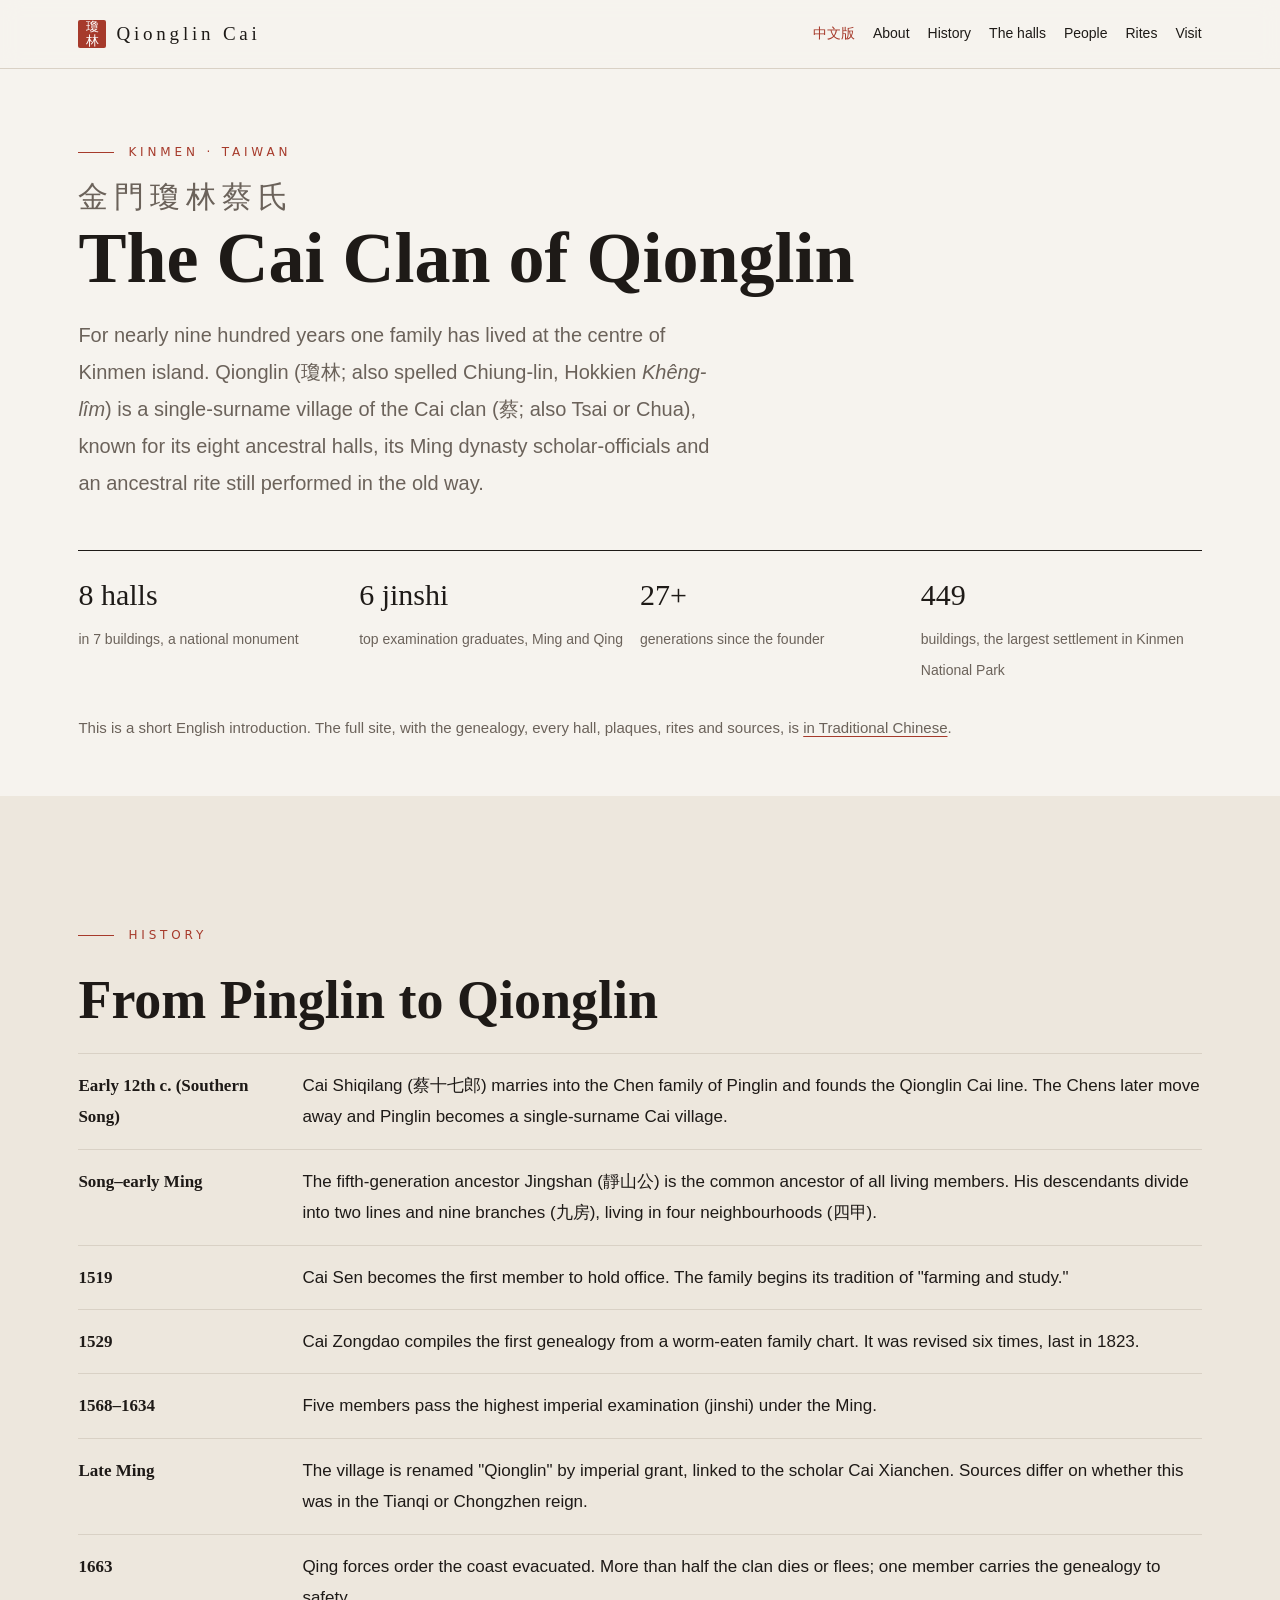
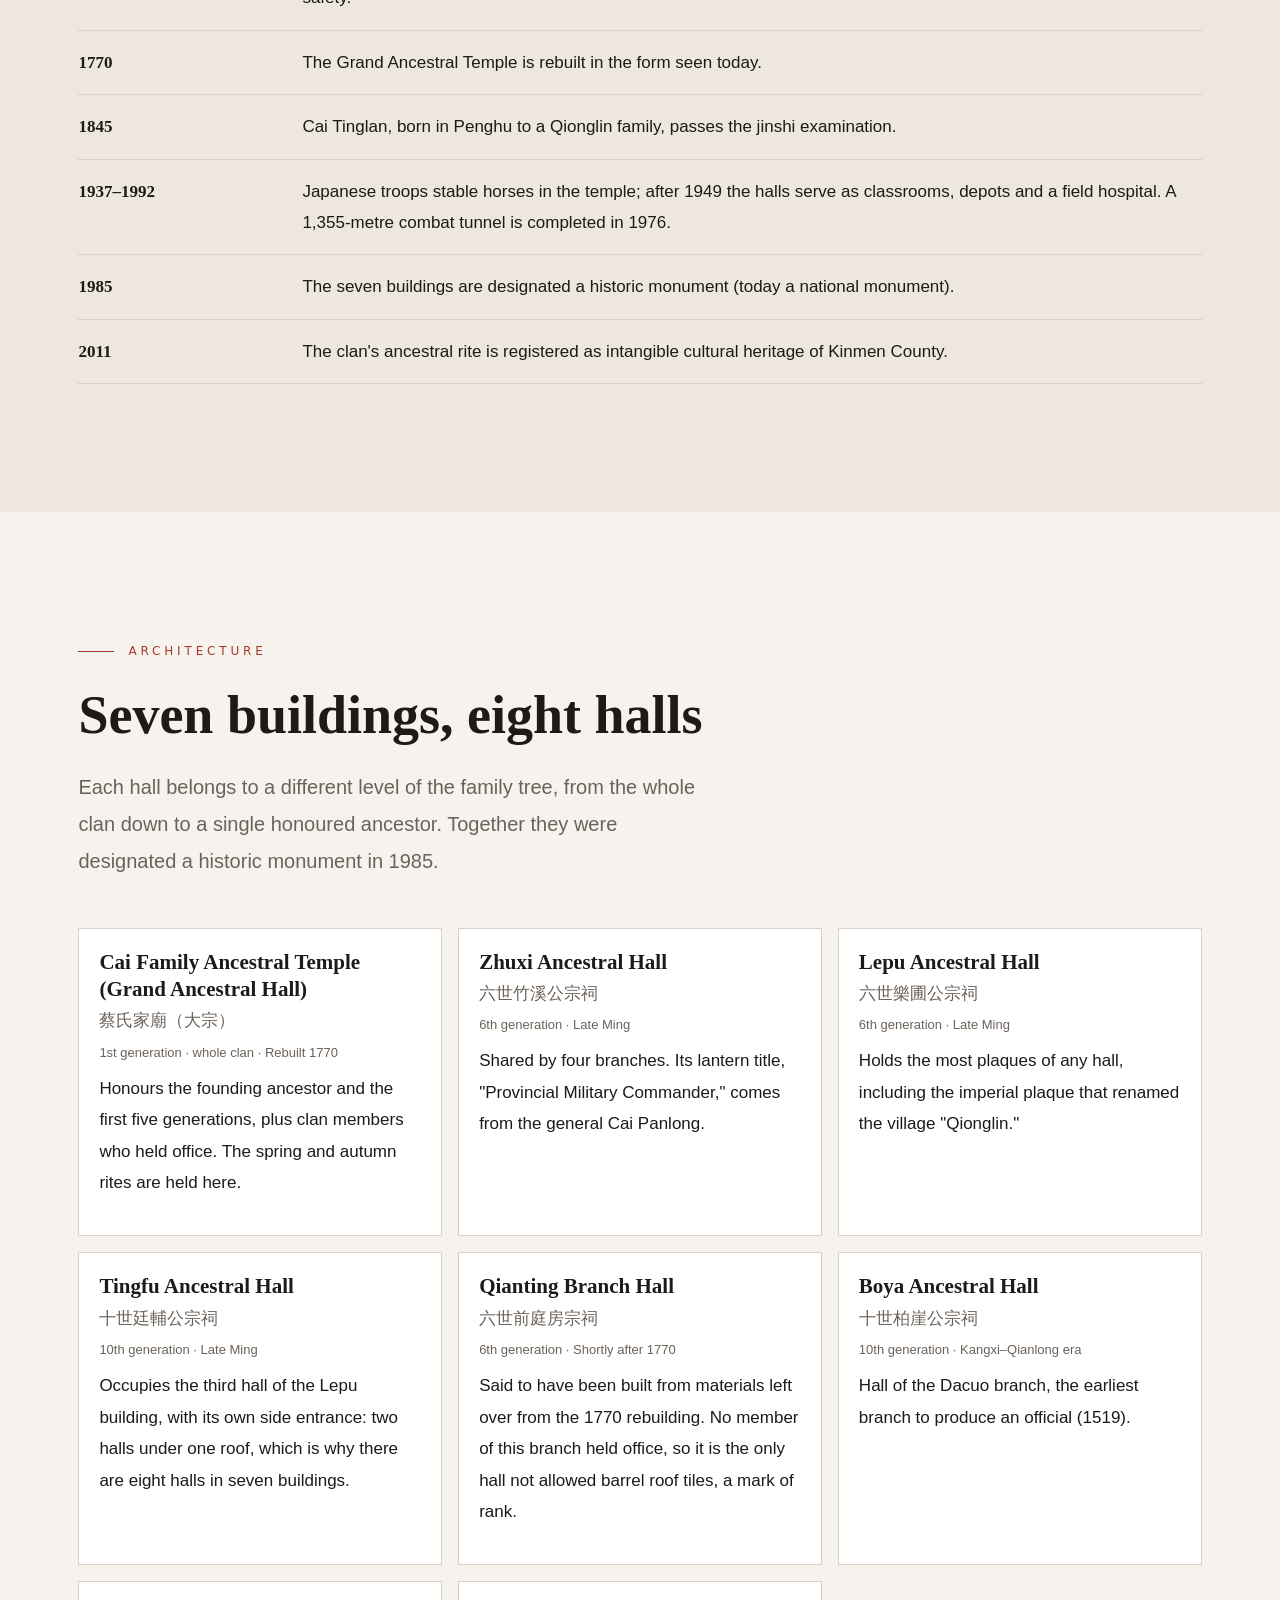
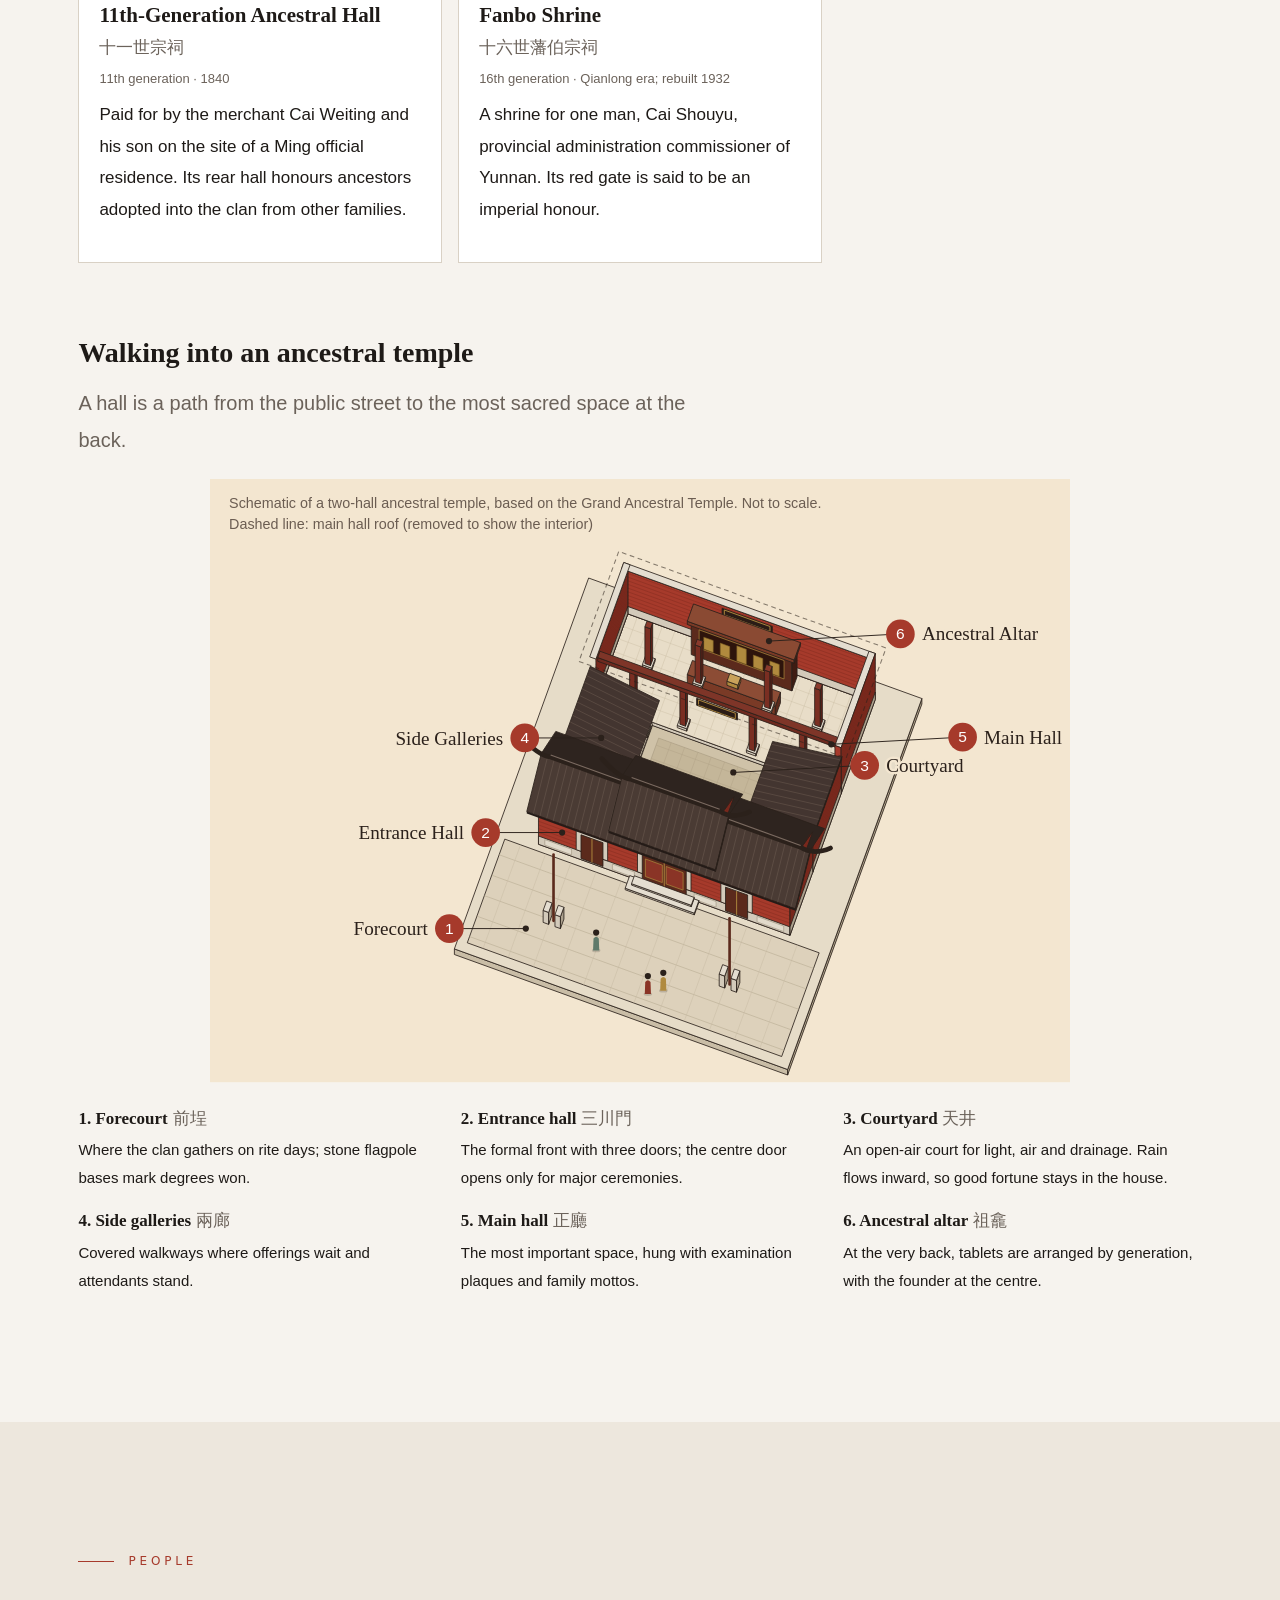
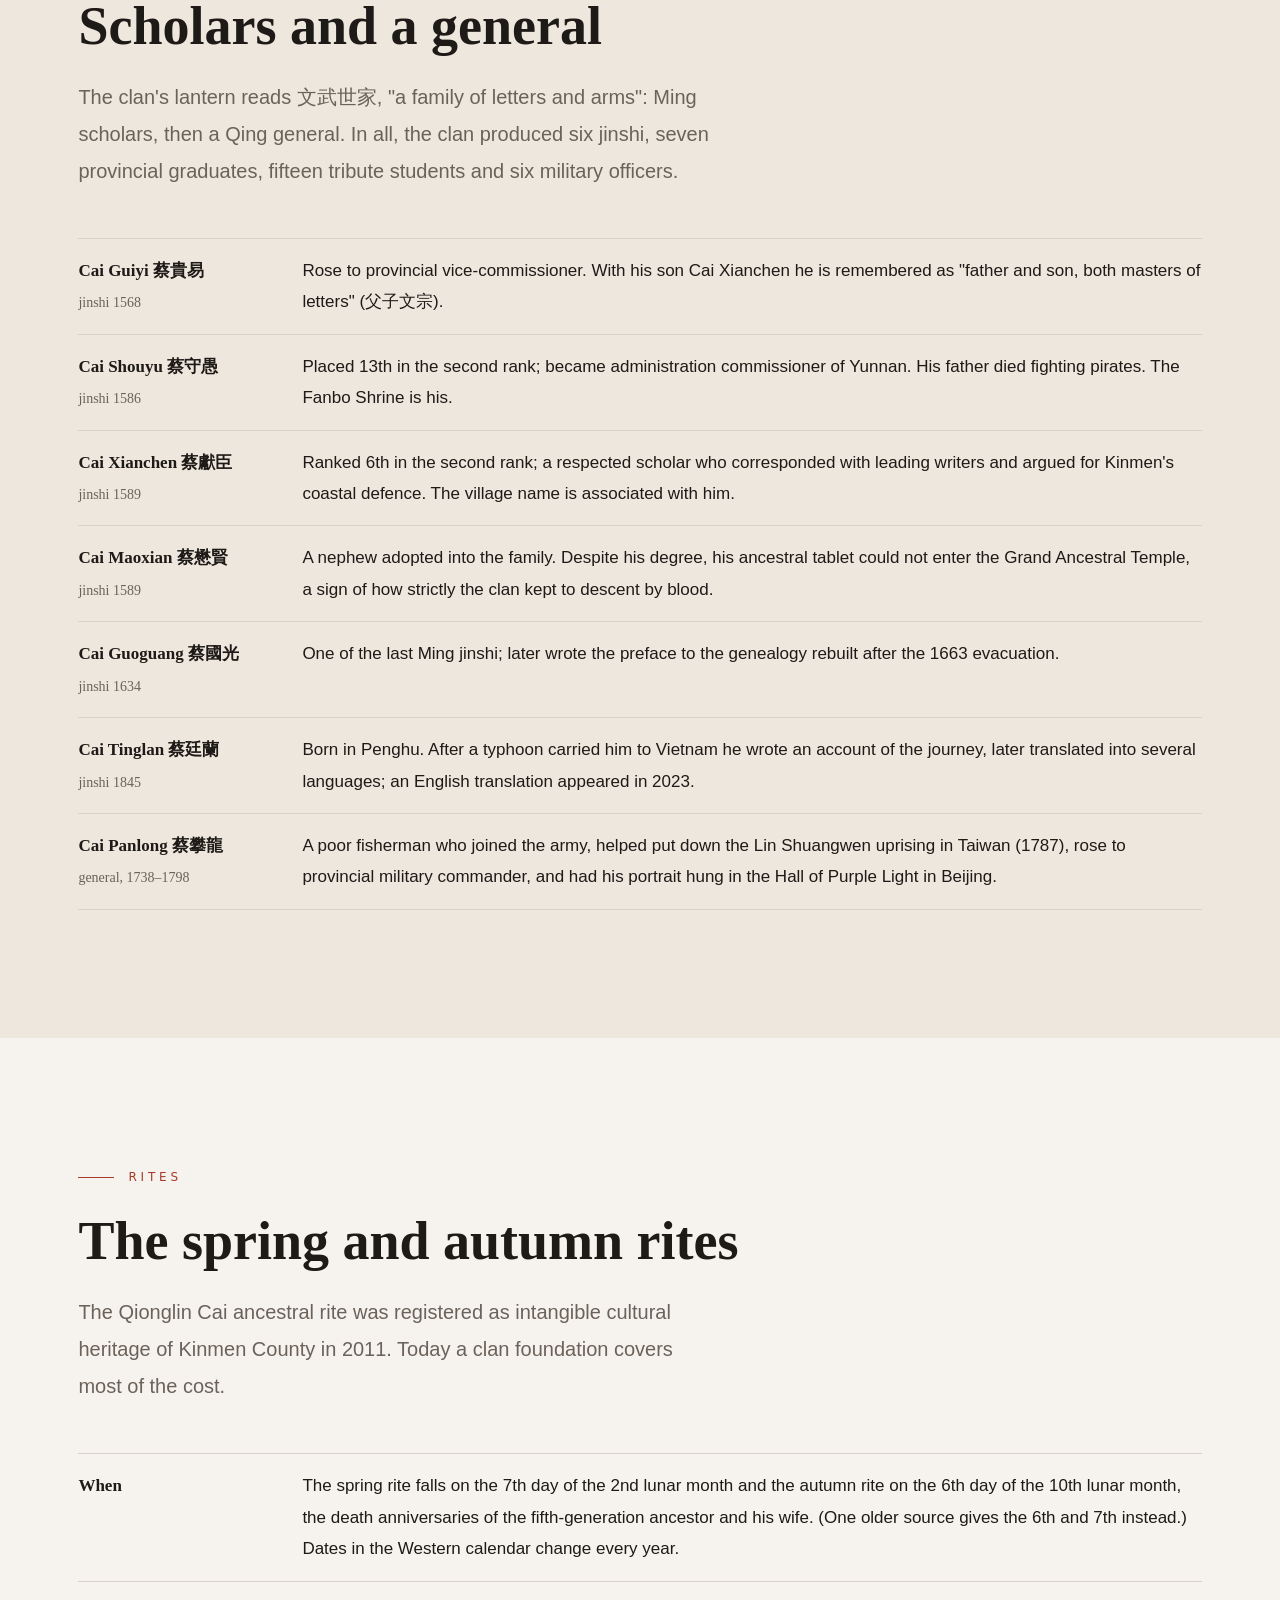
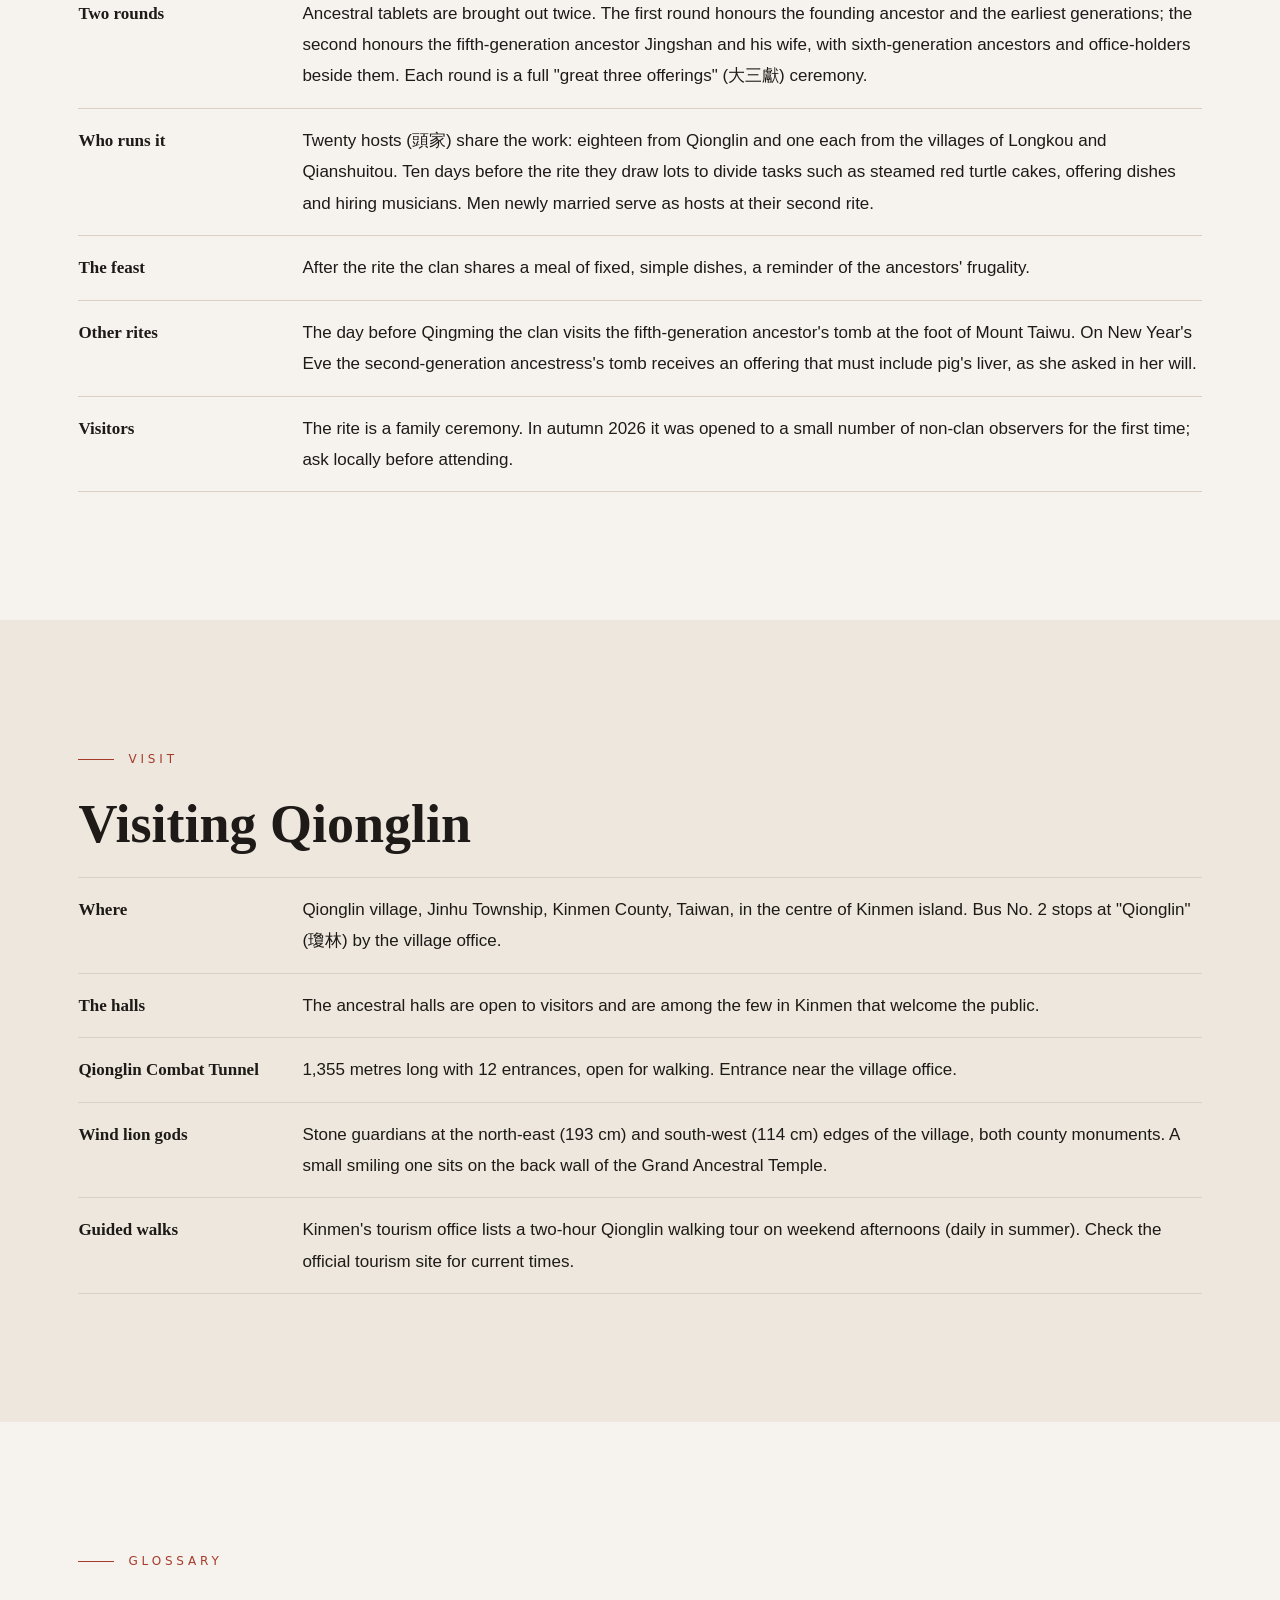
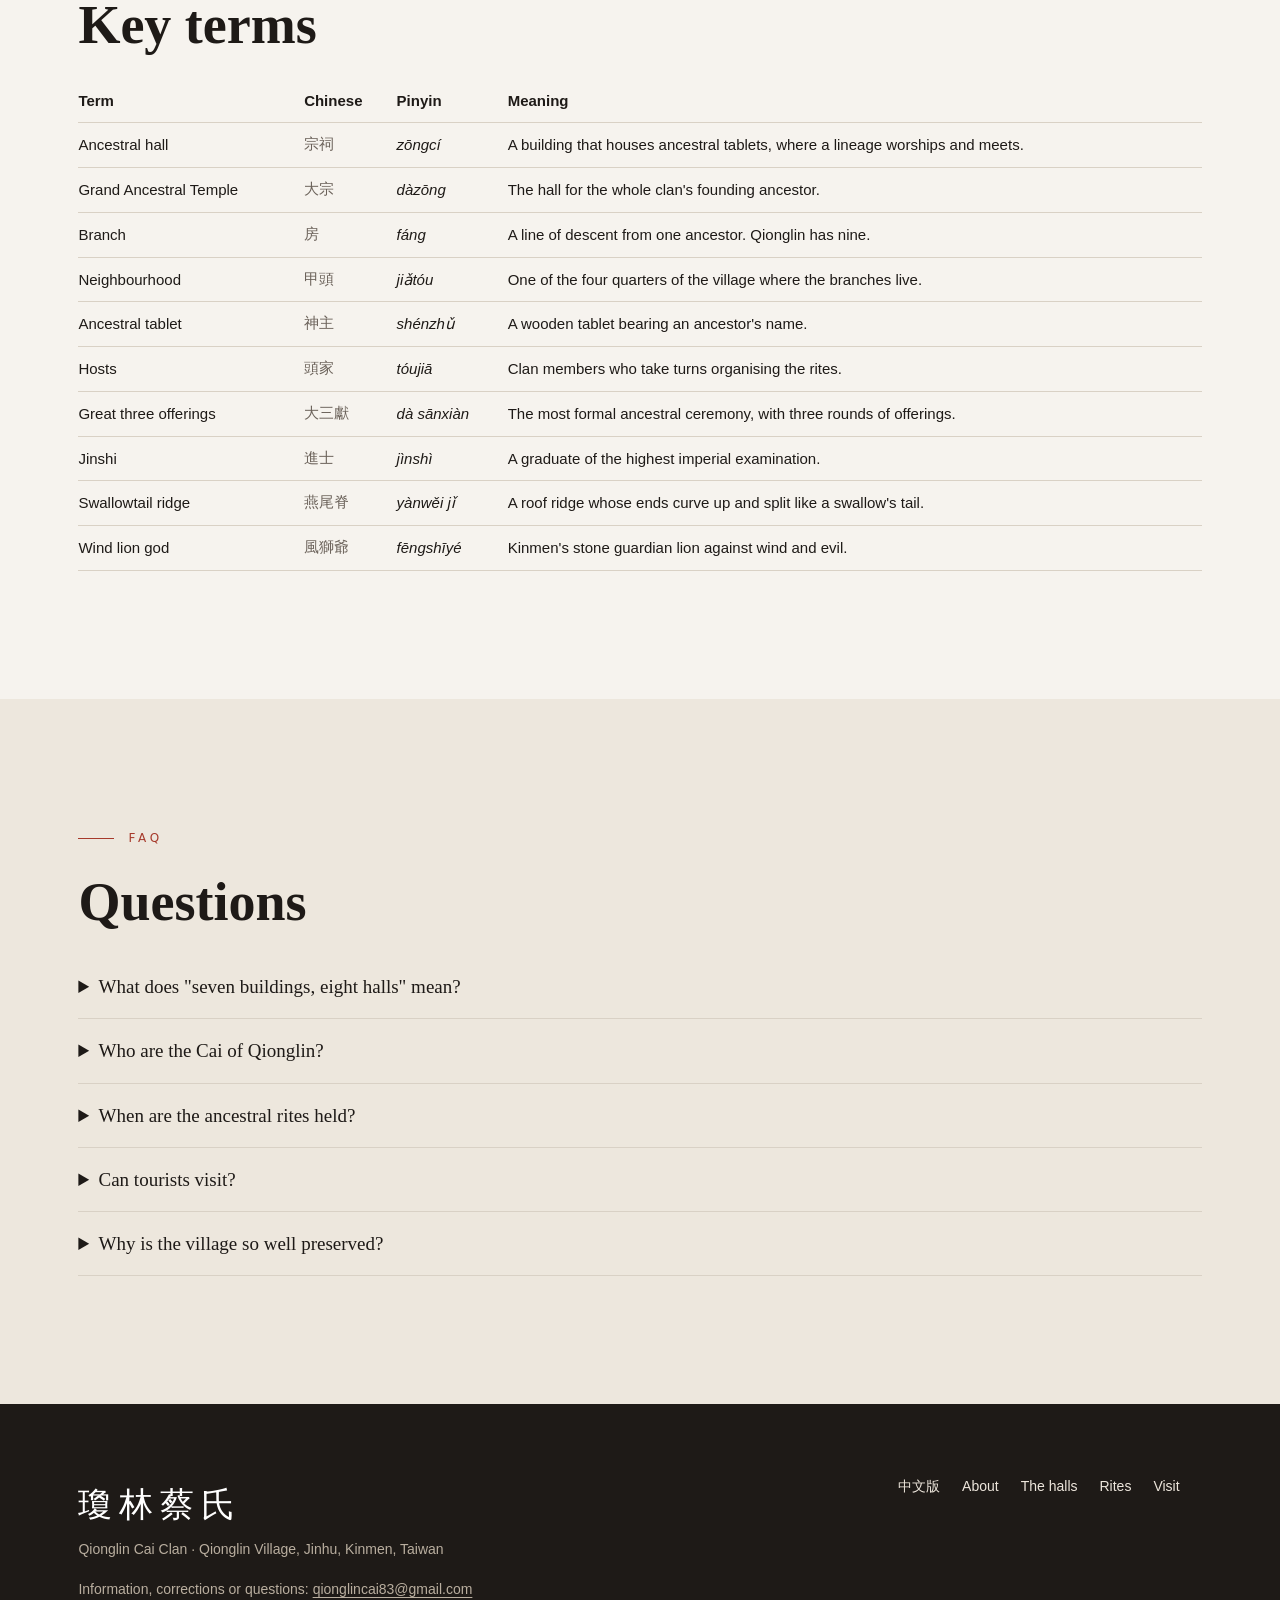
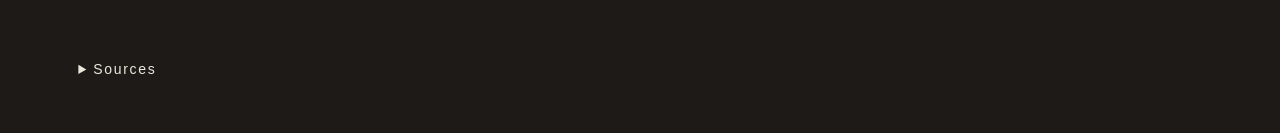
<file: en/index.html>
<!DOCTYPE html>
<html lang="en">
<head>
<meta charset="utf-8">
<meta name="viewport" content="width=device-width,initial-scale=1">
<title>Qionglin Cai Clan Ancestral Halls, Kinmen (Quemoy) | Seven Buildings, Eight Halls</title>
<meta name="description" content="A guide to the Cai (Tsai / Chua) clan of Qionglin village in Kinmen, Taiwan: the &quot;seven buildings, eight halls&quot; national monument, Ming and Qing scholar-officials, the spring and autumn ancestral rites, and how to visit.">
<link rel="canonical" href="https://juliechang0520.github.io/qionglin-cai/en/">
<link rel="alternate" hreflang="en" href="https://juliechang0520.github.io/qionglin-cai/en/">
<link rel="alternate" hreflang="zh-Hant" href="https://juliechang0520.github.io/qionglin-cai/">
<link rel="alternate" hreflang="x-default" href="https://juliechang0520.github.io/qionglin-cai/">
<link rel="icon" href="../favicon.svg" type="image/svg+xml">
<link rel="apple-touch-icon" href="../apple-touch-icon.png">
<meta property="og:type" content="website">
<meta property="og:site_name" content="Qionglin Cai Clan">
<meta property="og:locale" content="en_US">
<meta property="og:locale:alternate" content="zh_TW">
<meta property="og:title" content="Qionglin Cai Clan Ancestral Halls, Kinmen (Quemoy) | Seven Buildings, Eight Halls">
<meta property="og:description" content="A guide to the Cai (Tsai / Chua) clan of Qionglin village in Kinmen, Taiwan: the &quot;seven buildings, eight halls&quot; national monument, Ming and Qing scholar-officials, the spring and autumn ancestral rites, and how to visit.">
<meta property="og:url" content="https://juliechang0520.github.io/qionglin-cai/en/">
<meta property="og:image" content="https://juliechang0520.github.io/qionglin-cai/og-en.png">
<meta property="og:image:width" content="1200">
<meta property="og:image:height" content="630">
<meta name="twitter:card" content="summary_large_image">
<link rel="alternate" type="text/plain" title="Site summary for AI" href="../llms.txt">
<script async src="https://www.googletagmanager.com/gtag/js?id=G-BVGJB2GGVE"></script>
<script>window.dataLayer=window.dataLayer||[];function gtag(){dataLayer.push(arguments);}gtag("js",new Date());gtag("config","G-BVGJB2GGVE");</script>
<script type="application/ld+json">
{
 "@context": "https://schema.org",
 "@graph": [
  {
   "@type": "WebSite",
   "@id": "https://juliechang0520.github.io/qionglin-cai/#website",
   "url": "https://juliechang0520.github.io/qionglin-cai/",
   "name": "金門瓊林蔡氏",
   "alternateName": [
    "Qionglin Cai Clan",
    "Qionglin Tsai Clan"
   ],
   "inLanguage": [
    "zh-Hant",
    "en"
   ]
  },
  {
   "@type": "WebPage",
   "@id": "https://juliechang0520.github.io/qionglin-cai/en/#page",
   "url": "https://juliechang0520.github.io/qionglin-cai/en/",
   "name": "Qionglin Cai Clan Ancestral Halls, Kinmen (Quemoy) | Seven Buildings, Eight Halls",
   "description": "A guide to the Cai (Tsai / Chua) clan of Qionglin village in Kinmen, Taiwan: the \"seven buildings, eight halls\" national monument, Ming and Qing scholar-officials, the spring and autumn ancestral rites, and how to visit.",
   "inLanguage": "en",
   "isPartOf": {
    "@id": "https://juliechang0520.github.io/qionglin-cai/#website"
   },
   "about": {
    "@id": "https://juliechang0520.github.io/qionglin-cai/#qionglin-ancestral-halls"
   },
   "image": "https://juliechang0520.github.io/qionglin-cai/og-en.png",
   "dateModified": "2026-11-19"
  },
  {
   "@type": [
    "LandmarksOrHistoricalBuildings",
    "TouristAttraction"
   ],
   "@id": "https://juliechang0520.github.io/qionglin-cai/#qionglin-ancestral-halls",
   "name": "Qionglin Cai Family Ancestral Halls",
   "alternateName": [
    "瓊林蔡氏祠堂",
    "Seven Buildings, Eight Halls of Qionglin",
    "瓊林七座八祠"
   ],
   "description": "Eight ancestral halls in seven buildings belonging to the Cai clan of Qionglin, Kinmen; a national monument of Taiwan.",
   "address": {
    "@type": "PostalAddress",
    "addressCountry": "TW",
    "addressRegion": "Kinmen County",
    "addressLocality": "Jinhu Township",
    "streetAddress": "Qionglin Village"
   },
   "geo": {
    "@type": "GeoCoordinates",
    "latitude": 24.455222,
    "longitude": 118.373056
   },
   "isAccessibleForFree": true,
   "sameAs": [
    "https://nchdb.boch.gov.tw/assets/overview/monument/19850819000089"
   ],
   "containsPlace": [
    {
     "@type": "LandmarksOrHistoricalBuildings",
     "name": "Cai Family Ancestral Temple (Grand Ancestral Hall)",
     "alternateName": "蔡氏家廟（大宗）"
    },
    {
     "@type": "LandmarksOrHistoricalBuildings",
     "name": "Zhuxi Ancestral Hall",
     "alternateName": "六世竹溪公宗祠"
    },
    {
     "@type": "LandmarksOrHistoricalBuildings",
     "name": "Lepu Ancestral Hall",
     "alternateName": "六世樂圃公宗祠"
    },
    {
     "@type": "LandmarksOrHistoricalBuildings",
     "name": "Tingfu Ancestral Hall",
     "alternateName": "十世廷輔公宗祠"
    },
    {
     "@type": "LandmarksOrHistoricalBuildings",
     "name": "Qianting Branch Hall",
     "alternateName": "六世前庭房宗祠"
    },
    {
     "@type": "LandmarksOrHistoricalBuildings",
     "name": "Boya Ancestral Hall",
     "alternateName": "十世柏崖公宗祠"
    },
    {
     "@type": "LandmarksOrHistoricalBuildings",
     "name": "11th-Generation Ancestral Hall",
     "alternateName": "十一世宗祠"
    },
    {
     "@type": "LandmarksOrHistoricalBuildings",
     "name": "Fanbo Shrine",
     "alternateName": "十六世藩伯宗祠"
    }
   ]
  },
  {
   "@type": "FAQPage",
   "mainEntity": [
    {
     "@type": "Question",
     "name": "What does \"seven buildings, eight halls\" mean?",
     "acceptedAnswer": {
      "@type": "Answer",
      "text": "Qionglin has eight ancestral halls in seven buildings. The Lepu and Tingfu halls share one three-hall building, with the Tingfu hall in the rear and its own side entrance."
     }
    },
    {
     "@type": "Question",
     "name": "Who are the Cai of Qionglin?",
     "acceptedAnswer": {
      "@type": "Answer",
      "text": "A clan descended from Cai Shiqilang, who settled in Pinglin (later Qionglin) in the 12th century. Members spell the surname Cai, Tsai or (in Hokkien-speaking Southeast Asia) Chua. Branches emigrated to Penghu, Taiwan, Xiamen and Southeast Asia."
     }
    },
    {
     "@type": "Question",
     "name": "When are the ancestral rites held?",
     "acceptedAnswer": {
      "@type": "Answer",
      "text": "On the 7th day of the 2nd lunar month and the 6th day of the 10th lunar month each year, in the Grand Ancestral Temple."
     }
    },
    {
     "@type": "Question",
     "name": "Can tourists visit?",
     "acceptedAnswer": {
      "@type": "Answer",
      "text": "Yes. The halls are open to visitors, and the village also has a walkable combat tunnel and two wind lion god statues. Please be respectful during rites."
     }
    },
    {
     "@type": "Question",
     "name": "Why is the village so well preserved?",
     "acceptedAnswer": {
      "@type": "Answer",
      "text": "Decades of military rule limited development, Kinmen escaped the destruction of temples in mainland China, and after 1992 the national park and the clan restored the buildings."
     }
    }
   ]
  },
  {
   "@type": "BreadcrumbList",
   "itemListElement": [
    {
     "@type": "ListItem",
     "position": 1,
     "name": "金門瓊林蔡氏",
     "item": "https://juliechang0520.github.io/qionglin-cai/"
    },
    {
     "@type": "ListItem",
     "position": 2,
     "name": "English",
     "item": "https://juliechang0520.github.io/qionglin-cai/en/"
    }
   ]
  }
 ]
}
</script>
<link rel="stylesheet" href="../css/style.css">
<style>
body.en{font-family:"Inter","Helvetica Neue",Arial,var(--sans)}
.en h1,.en h2,.en h3{font-family:Georgia,"Times New Roman",var(--serif);letter-spacing:0}
.en .zh{font-family:var(--serif);color:var(--ink-2);font-weight:400}
.en-hero{padding-top:72px;padding-bottom:40px}
.en-hero h1{font-size:clamp(36px,6vw,72px);line-height:1.08;margin:6px 0 20px}
.en-hero .zh{display:block;font-size:clamp(20px,2.6vw,30px);letter-spacing:.2em;margin-bottom:6px}
.en-facts{display:grid;grid-template-columns:repeat(4,1fr);border-top:1px solid var(--ink);margin-top:36px}
.en-facts div{padding:16px 16px 0 0}.en-facts b{display:block;font-family:Georgia,serif;font-size:30px;font-weight:500}.en-facts span{font-size:14px;color:var(--ink-2)}
@media(max-width:700px){.en-facts{grid-template-columns:1fr 1fr}}
.en-list{list-style:none;padding:0;margin:0;border-top:1px solid var(--line)}
.en-list li{display:grid;grid-template-columns:200px 1fr;gap:6px 24px;padding:16px 0;border-bottom:1px solid var(--line)}
.en-list li>b{font-family:Georgia,serif;font-weight:600}
@media(max-width:700px){.en-list li{grid-template-columns:1fr}}
.en-halls{display:grid;grid-template-columns:repeat(auto-fill,minmax(300px,1fr));gap:16px}
.en-halls article{background:var(--paper);border:1px solid var(--line);padding:20px}
.en-halls h3{font-size:21px;margin-bottom:2px}.en-halls .meta{font-size:13px;color:var(--ink-2);margin:4px 0 8px}
.en-fig svg{display:block;width:100%;height:auto;max-width:860px;margin:0 auto}
.en-parts{display:grid;grid-template-columns:repeat(3,1fr);gap:14px 24px;margin-top:20px}
@media(max-width:800px){.en-parts{grid-template-columns:1fr}}
.en-parts b{font-family:Georgia,serif}.en-parts p{margin:2px 0 0;font-size:15px}
.en-terms td,.en-terms th{padding:8px 12px 8px 0;border-bottom:1px solid var(--line);text-align:left;vertical-align:top;font-size:15px}
.en-faq details{border-bottom:1px solid var(--line);padding:14px 0}.en-faq summary{cursor:pointer;font-family:Georgia,serif;font-size:19px}
.en-nav{display:flex;gap:18px;font-size:14px;overflow-x:auto;white-space:nowrap}
.en .site-h .wrap{height:auto;min-height:68px}
@media(max-width:700px){.en .site-h .wrap{flex-direction:column;align-items:flex-start;gap:6px;padding-top:10px;padding-bottom:10px}.en-nav{max-width:100%;gap:16px}}.en-nav a{text-decoration:none;color:var(--ink)}.en-nav a.zh-link{color:var(--accent)}
</style>
</head>
<body class="en">
<header class="site-h"><div class="wrap"><a class="logo" href="./"><span class="seal">瓊<br>林</span>Qionglin Cai</a>
<nav class="en-nav"><a class="zh-link" href="../" hreflang="zh-Hant" lang="zh-Hant">中文版</a><a href="#about">About</a><a href="#history">History</a><a href="#halls">The halls</a><a href="#people">People</a><a href="#rites">Rites</a><a href="#visit">Visit</a></nav></div></header>
<main>
<section class="wrap en-hero" id="about">
  <div class="eyebrow">KINMEN · TAIWAN</div>
  <h1><span class="zh">金門瓊林蔡氏</span>The Cai Clan of Qionglin</h1>
  <p class="lead">For nearly nine hundred years one family has lived at the centre of Kinmen island. Qionglin (瓊林; also spelled Chiung-lin, Hokkien <i>Khêng-lîm</i>) is a single-surname village of the Cai clan (蔡; also Tsai or Chua), known for its eight ancestral halls, its Ming dynasty scholar-officials and an ancestral rite still performed in the old way.</p>
  <div class="en-facts"><div><b>8 halls</b><span>in 7 buildings, a national monument</span></div><div><b>6 jinshi</b><span>top examination graduates, Ming and Qing</span></div><div><b>27+</b><span>generations since the founder</span></div><div><b>449</b><span>buildings, the largest settlement in Kinmen National Park</span></div></div>
  <p style="margin-top:28px;font-size:15px;color:var(--ink-2)">This is a short English introduction. The full site, with the genealogy, every hall, plaques, rites and sources, is <a href="../">in Traditional Chinese</a>.</p>
</section>
<section class="sec alt" id="history"><div class="wrap">
  <div class="eyebrow">HISTORY</div><h2 class="h2">From Pinglin to Qionglin</h2>
  <ul class="en-list"><li><b>Early 12th c. (Southern Song)</b><span>Cai Shiqilang (蔡十七郎) marries into the Chen family of Pinglin and founds the Qionglin Cai line. The Chens later move away and Pinglin becomes a single-surname Cai village.</span></li><li><b>Song–early Ming</b><span>The fifth-generation ancestor Jingshan (靜山公) is the common ancestor of all living members. His descendants divide into two lines and nine branches (九房), living in four neighbourhoods (四甲).</span></li><li><b>1519</b><span>Cai Sen becomes the first member to hold office. The family begins its tradition of &quot;farming and study.&quot;</span></li><li><b>1529</b><span>Cai Zongdao compiles the first genealogy from a worm-eaten family chart. It was revised six times, last in 1823.</span></li><li><b>1568–1634</b><span>Five members pass the highest imperial examination (jinshi) under the Ming.</span></li><li><b>Late Ming</b><span>The village is renamed &quot;Qionglin&quot; by imperial grant, linked to the scholar Cai Xianchen. Sources differ on whether this was in the Tianqi or Chongzhen reign.</span></li><li><b>1663</b><span>Qing forces order the coast evacuated. More than half the clan dies or flees; one member carries the genealogy to safety.</span></li><li><b>1770</b><span>The Grand Ancestral Temple is rebuilt in the form seen today.</span></li><li><b>1845</b><span>Cai Tinglan, born in Penghu to a Qionglin family, passes the jinshi examination.</span></li><li><b>1937–1992</b><span>Japanese troops stable horses in the temple; after 1949 the halls serve as classrooms, depots and a field hospital. A 1,355-metre combat tunnel is completed in 1976.</span></li><li><b>1985</b><span>The seven buildings are designated a historic monument (today a national monument).</span></li><li><b>2011</b><span>The clan&#x27;s ancestral rite is registered as intangible cultural heritage of Kinmen County.</span></li></ul>
</div></section>
<section class="sec" id="halls"><div class="wrap">
  <div class="eyebrow">ARCHITECTURE</div><h2 class="h2">Seven buildings, eight halls</h2>
  <p class="lead">Each hall belongs to a different level of the family tree, from the whole clan down to a single honoured ancestor. Together they were designated a historic monument in 1985.</p>
  <div class="en-halls"><article><h3>Cai Family Ancestral Temple (Grand Ancestral Hall)</h3><div class="zh">蔡氏家廟（大宗）</div><div class="meta">1st generation · whole clan · Rebuilt 1770</div><p>Honours the founding ancestor and the first five generations, plus clan members who held office. The spring and autumn rites are held here.</p></article><article><h3>Zhuxi Ancestral Hall</h3><div class="zh">六世竹溪公宗祠</div><div class="meta">6th generation · Late Ming</div><p>Shared by four branches. Its lantern title, &quot;Provincial Military Commander,&quot; comes from the general Cai Panlong.</p></article><article><h3>Lepu Ancestral Hall</h3><div class="zh">六世樂圃公宗祠</div><div class="meta">6th generation · Late Ming</div><p>Holds the most plaques of any hall, including the imperial plaque that renamed the village &quot;Qionglin.&quot;</p></article><article><h3>Tingfu Ancestral Hall</h3><div class="zh">十世廷輔公宗祠</div><div class="meta">10th generation · Late Ming</div><p>Occupies the third hall of the Lepu building, with its own side entrance: two halls under one roof, which is why there are eight halls in seven buildings.</p></article><article><h3>Qianting Branch Hall</h3><div class="zh">六世前庭房宗祠</div><div class="meta">6th generation · Shortly after 1770</div><p>Said to have been built from materials left over from the 1770 rebuilding. No member of this branch held office, so it is the only hall not allowed barrel roof tiles, a mark of rank.</p></article><article><h3>Boya Ancestral Hall</h3><div class="zh">十世柏崖公宗祠</div><div class="meta">10th generation · Kangxi–Qianlong era</div><p>Hall of the Dacuo branch, the earliest branch to produce an official (1519).</p></article><article><h3>11th-Generation Ancestral Hall</h3><div class="zh">十一世宗祠</div><div class="meta">11th generation · 1840</div><p>Paid for by the merchant Cai Weiting and his son on the site of a Ming official residence. Its rear hall honours ancestors adopted into the clan from other families.</p></article><article><h3>Fanbo Shrine</h3><div class="zh">十六世藩伯宗祠</div><div class="meta">16th generation · Qianlong era; rebuilt 1932</div><p>A shrine for one man, Cai Shouyu, provincial administration commissioner of Yunnan. Its red gate is said to be an imperial honour.</p></article></div>
  <h3 style="font-size:28px;margin:72px 0 14px">Walking into an ancestral temple</h3>
  <p class="lead" style="margin-bottom:20px">A hall is a path from the public street to the most sacred space at the back.</p>
  <figure class="en-fig" style="margin:0"><svg viewBox="0 0 720 505" xmlns="http://www.w3.org/2000/svg" role="img" aria-label="宗祠鳥瞰示意圖"><rect width="720" height="505" fill="#F3E6D0"/><polygon points="204.6,398.1 483.6,499.0 483.6,494.4 204.6,393.4" fill="#C9BDA6" stroke="#2B211B" stroke-width=".7" stroke-linejoin="round"/><polygon points="483.6,499.0 596.0,188.4 596.0,183.8 483.6,494.4" fill="#B3A68D" stroke="#2B211B" stroke-width=".7" stroke-linejoin="round"/><polygon points="204.6,393.4 483.6,494.4 596.0,183.8 317.0,82.9" fill="#E6DCC8" stroke="#2B211B" stroke-width=".7" stroke-linejoin="round"/><g class="pz" data-i="0"><polygon points="215.4,388.3 478.6,483.5 510.0,396.7 246.8,301.5" fill="#DDD1BB" stroke="#2B211B" stroke-width=".7" stroke-linejoin="round"/><line x1="217.3" y1="383.1" x2="480.5" y2="478.3" stroke="#B9AC94" stroke-width=".5"/><line x1="223.5" y1="366.0" x2="486.7" y2="461.2" stroke="#B9AC94" stroke-width=".5"/><line x1="229.7" y1="348.8" x2="492.9" y2="444.0" stroke="#B9AC94" stroke-width=".5"/><line x1="235.9" y1="331.7" x2="499.1" y2="426.9" stroke="#B9AC94" stroke-width=".5"/><line x1="242.1" y1="314.6" x2="505.3" y2="409.8" stroke="#B9AC94" stroke-width=".5"/><line x1="228.6" y1="393.1" x2="260.0" y2="306.2" stroke="#C6BAA3" stroke-width=".4"/><line x1="249.6" y1="400.7" x2="281.0" y2="313.8" stroke="#C6BAA3" stroke-width=".4"/><line x1="270.7" y1="408.3" x2="302.1" y2="321.5" stroke="#C6BAA3" stroke-width=".4"/><line x1="291.7" y1="415.9" x2="323.1" y2="329.1" stroke="#C6BAA3" stroke-width=".4"/><line x1="312.8" y1="423.5" x2="344.2" y2="336.7" stroke="#C6BAA3" stroke-width=".4"/><line x1="333.8" y1="431.2" x2="365.3" y2="344.3" stroke="#C6BAA3" stroke-width=".4"/><line x1="354.9" y1="438.8" x2="386.3" y2="351.9" stroke="#C6BAA3" stroke-width=".4"/><line x1="376.0" y1="446.4" x2="407.4" y2="359.5" stroke="#C6BAA3" stroke-width=".4"/><line x1="397.0" y1="454.0" x2="428.4" y2="367.2" stroke="#C6BAA3" stroke-width=".4"/><line x1="418.1" y1="461.6" x2="449.5" y2="374.8" stroke="#C6BAA3" stroke-width=".4"/><line x1="439.1" y1="469.2" x2="470.5" y2="382.4" stroke="#C6BAA3" stroke-width=".4"/><line x1="460.2" y1="476.9" x2="491.6" y2="390.0" stroke="#C6BAA3" stroke-width=".4"/></g><g class="pz" data-i="2"><polygon points="346.7,272.0 452.0,310.1 475.8,244.3 370.5,206.2" fill="#CFC2A8" stroke="#2B211B" stroke-width=".7" stroke-linejoin="round"/><polygon points="357.5,266.9 447.0,299.3 465.0,249.3 375.6,216.9" fill="#C4B699" stroke="#A89A80" stroke-width=".5"/><line x1="368.0" y1="270.7" x2="386.1" y2="220.7" stroke="#B1A387" stroke-width=".4"/><line x1="379.2" y1="274.8" x2="397.3" y2="224.8" stroke="#B1A387" stroke-width=".4"/><line x1="390.4" y1="278.8" x2="408.5" y2="228.8" stroke="#B1A387" stroke-width=".4"/><line x1="401.6" y1="282.9" x2="419.6" y2="232.9" stroke="#B1A387" stroke-width=".4"/><line x1="412.7" y1="286.9" x2="430.8" y2="236.9" stroke="#B1A387" stroke-width=".4"/><line x1="423.9" y1="291.0" x2="442.0" y2="241.0" stroke="#B1A387" stroke-width=".4"/><line x1="435.1" y1="295.0" x2="453.2" y2="245.0" stroke="#B1A387" stroke-width=".4"/><line x1="446.3" y1="299.1" x2="464.4" y2="249.1" stroke="#B1A387" stroke-width=".4"/><line x1="361.3" y1="256.4" x2="450.8" y2="288.8" stroke="#B1A387" stroke-width=".4"/><line x1="365.3" y1="245.2" x2="454.8" y2="277.6" stroke="#B1A387" stroke-width=".4"/><line x1="369.4" y1="234.0" x2="458.9" y2="266.4" stroke="#B1A387" stroke-width=".4"/><line x1="373.4" y1="222.8" x2="462.9" y2="255.2" stroke="#B1A387" stroke-width=".4"/></g><g class="pz" data-i="4"><polygon points="317.9,187.4 528.4,263.5 528.4,260.8 317.9,184.7" fill="#D3CABA" stroke="#2B211B" stroke-width=".7" stroke-linejoin="round"/><polygon points="323.1,186.6 523.2,258.9 549.8,185.2 349.8,112.9" fill="#E8DDC8" stroke="#2B211B" stroke-width=".7" stroke-linejoin="round"/><line x1="331.0" y1="189.4" x2="357.7" y2="115.7" stroke="#CDBFA6" stroke-width=".4"/><line x1="341.6" y1="193.2" x2="368.2" y2="119.5" stroke="#CDBFA6" stroke-width=".4"/><line x1="352.1" y1="197.0" x2="378.8" y2="123.3" stroke="#CDBFA6" stroke-width=".4"/><line x1="362.6" y1="200.8" x2="389.3" y2="127.2" stroke="#CDBFA6" stroke-width=".4"/><line x1="373.2" y1="204.7" x2="399.8" y2="131.0" stroke="#CDBFA6" stroke-width=".4"/><line x1="383.7" y1="208.5" x2="410.3" y2="134.8" stroke="#CDBFA6" stroke-width=".4"/><line x1="394.2" y1="212.3" x2="420.9" y2="138.6" stroke="#CDBFA6" stroke-width=".4"/><line x1="404.7" y1="216.1" x2="431.4" y2="142.4" stroke="#CDBFA6" stroke-width=".4"/><line x1="415.3" y1="219.9" x2="441.9" y2="146.2" stroke="#CDBFA6" stroke-width=".4"/><line x1="425.8" y1="223.7" x2="452.4" y2="150.0" stroke="#CDBFA6" stroke-width=".4"/><line x1="436.3" y1="227.5" x2="463.0" y2="153.8" stroke="#CDBFA6" stroke-width=".4"/><line x1="446.8" y1="231.3" x2="473.5" y2="157.6" stroke="#CDBFA6" stroke-width=".4"/><line x1="457.4" y1="235.1" x2="484.0" y2="161.4" stroke="#CDBFA6" stroke-width=".4"/><line x1="467.9" y1="238.9" x2="494.6" y2="165.2" stroke="#CDBFA6" stroke-width=".4"/><line x1="478.4" y1="242.7" x2="505.1" y2="169.0" stroke="#CDBFA6" stroke-width=".4"/><line x1="489.0" y1="246.5" x2="515.6" y2="172.8" stroke="#CDBFA6" stroke-width=".4"/><line x1="499.5" y1="250.4" x2="526.1" y2="176.7" stroke="#CDBFA6" stroke-width=".4"/><line x1="510.0" y1="254.2" x2="536.7" y2="180.5" stroke="#CDBFA6" stroke-width=".4"/><line x1="520.5" y1="258.0" x2="547.2" y2="184.3" stroke="#CDBFA6" stroke-width=".4"/><line x1="327.0" y1="176.0" x2="527.0" y2="248.4" stroke="#CDBFA6" stroke-width=".4"/><line x1="330.8" y1="165.5" x2="530.8" y2="237.9" stroke="#CDBFA6" stroke-width=".4"/><line x1="334.6" y1="155.0" x2="534.6" y2="227.3" stroke="#CDBFA6" stroke-width=".4"/><line x1="338.4" y1="144.5" x2="538.4" y2="216.8" stroke="#CDBFA6" stroke-width=".4"/><line x1="342.2" y1="133.9" x2="542.2" y2="206.3" stroke="#CDBFA6" stroke-width=".4"/><line x1="346.0" y1="123.4" x2="546.0" y2="195.8" stroke="#CDBFA6" stroke-width=".4"/><polygon points="349.8,112.9 549.8,185.2 549.8,149.4 349.8,77.1" fill="#A63A2B" stroke="#2B211B" stroke-width=".7" stroke-linejoin="round"/><line x1="349.8" y1="103.6" x2="549.8" y2="176.0" stroke="#5e1d14" stroke-width=".45" opacity=".45"/><line x1="349.8" y1="100.6" x2="549.8" y2="172.9" stroke="#5e1d14" stroke-width=".45" opacity=".45"/><line x1="349.8" y1="97.5" x2="549.8" y2="169.8" stroke="#5e1d14" stroke-width=".45" opacity=".45"/><line x1="349.8" y1="94.4" x2="549.8" y2="166.7" stroke="#5e1d14" stroke-width=".45" opacity=".45"/><line x1="349.8" y1="91.3" x2="549.8" y2="163.7" stroke="#5e1d14" stroke-width=".45" opacity=".45"/><line x1="349.8" y1="88.2" x2="549.8" y2="160.6" stroke="#5e1d14" stroke-width=".45" opacity=".45"/><line x1="349.8" y1="85.2" x2="549.8" y2="157.5" stroke="#5e1d14" stroke-width=".45" opacity=".45"/><line x1="349.8" y1="82.1" x2="549.8" y2="154.4" stroke="#5e1d14" stroke-width=".45" opacity=".45"/><line x1="349.8" y1="79.0" x2="549.8" y2="151.3" stroke="#5e1d14" stroke-width=".45" opacity=".45"/><polygon points="349.8,112.9 549.8,185.2 549.8,179.1 349.8,106.7" fill="#D3CABA" stroke="#2B211B" stroke-width=".7" stroke-linejoin="round"/><polygon points="344.5,75.2 555.1,151.3 557.0,146.1 346.4,69.9" fill="#E4DDD0" stroke="#2B211B" stroke-width=".7" stroke-linejoin="round"/><polygon points="323.1,186.6 349.8,112.9 349.8,77.1 323.1,150.8" fill="#7E2B1F" stroke="#2B211B" stroke-width=".7" stroke-linejoin="round"/><line x1="323.1" y1="177.3" x2="349.8" y2="103.6" stroke="#5e1d14" stroke-width=".45" opacity=".45"/><line x1="323.1" y1="174.2" x2="349.8" y2="100.6" stroke="#5e1d14" stroke-width=".45" opacity=".45"/><line x1="323.1" y1="171.2" x2="349.8" y2="97.5" stroke="#5e1d14" stroke-width=".45" opacity=".45"/><line x1="323.1" y1="168.1" x2="349.8" y2="94.4" stroke="#5e1d14" stroke-width=".45" opacity=".45"/><line x1="323.1" y1="165.0" x2="349.8" y2="91.3" stroke="#5e1d14" stroke-width=".45" opacity=".45"/><line x1="323.1" y1="161.9" x2="349.8" y2="88.2" stroke="#5e1d14" stroke-width=".45" opacity=".45"/><line x1="323.1" y1="158.8" x2="349.8" y2="85.2" stroke="#5e1d14" stroke-width=".45" opacity=".45"/><line x1="323.1" y1="155.8" x2="349.8" y2="82.1" stroke="#5e1d14" stroke-width=".45" opacity=".45"/><line x1="323.1" y1="152.7" x2="349.8" y2="79.0" stroke="#5e1d14" stroke-width=".45" opacity=".45"/><polygon points="323.1,186.6 349.8,112.9 349.8,106.7 323.1,180.4" fill="#ABA08D" stroke="#2B211B" stroke-width=".7" stroke-linejoin="round"/><polygon points="317.9,148.9 323.1,150.8 351.7,71.8 346.4,69.9" fill="#E4DDD0" stroke="#2B211B" stroke-width=".7" stroke-linejoin="round"/><polygon points="428.7,113.6 470.8,128.8 470.8,123.4 428.7,108.2" fill="#2A1C16" stroke="#2B211B" stroke-width=".7" stroke-linejoin="round"/><polygon points="430.6,113.8 468.8,127.6 468.8,123.5 430.6,109.7" fill="none" stroke="#B08A3E" stroke-width=".8"/></g><g class="pz" data-i="5"><polygon points="402.9,147.0 487.2,177.4 487.2,151.3 402.9,120.8" fill="#5B2A1C" stroke="#2B211B" stroke-width=".7" stroke-linejoin="round"/><polygon points="487.2,177.4 491.5,165.6 491.5,139.4 487.2,151.3" fill="#3F1C12" stroke="#2B211B" stroke-width=".7" stroke-linejoin="round"/><polygon points="402.9,120.8 487.2,151.3 491.5,139.4 407.2,109.0" fill="#6B3524" stroke="#2B211B" stroke-width=".7" stroke-linejoin="round"/><polygon points="399.6,121.8 489.1,154.2 489.1,151.5 399.6,119.1" fill="#7A3A26" stroke="#2B211B" stroke-width=".7" stroke-linejoin="round"/><polygon points="489.1,154.2 494.3,139.7 494.3,137.0 489.1,151.5" fill="#5B2A1C" stroke="#2B211B" stroke-width=".7" stroke-linejoin="round"/><polygon points="399.6,119.1 489.1,151.5 494.3,137.0 404.8,104.6" fill="#8A4A33" stroke="#2B211B" stroke-width=".7" stroke-linejoin="round"/><polygon points="409.5,141.7 480.6,167.4 480.6,152.0 409.5,126.3" fill="#2E140C" stroke="#B08A3E" stroke-width=".6"/><polygon points="413.4,142.4 421.3,145.3 421.3,135.3 413.4,132.4" fill="#B08A3E" stroke="#7E5F25" stroke-width=".5"/><polygon points="427.2,147.4 435.1,150.3 435.1,140.3 427.2,137.4" fill="#B08A3E" stroke="#7E5F25" stroke-width=".5"/><polygon points="441.1,152.4 449.0,155.3 449.0,142.6 441.1,139.7" fill="#B08A3E" stroke="#7E5F25" stroke-width=".5"/><polygon points="454.9,157.4 462.8,160.3 462.8,150.3 454.9,147.4" fill="#B08A3E" stroke="#7E5F25" stroke-width=".5"/><polygon points="468.7,162.4 476.6,165.3 476.6,155.3 468.7,152.4" fill="#B08A3E" stroke="#7E5F25" stroke-width=".5"/><polygon points="399.6,172.6 473.3,199.2 473.3,190.4 399.6,163.7" fill="#7A3A26" stroke="#2B211B" stroke-width=".7" stroke-linejoin="round"/><polygon points="473.3,199.2 477.6,187.4 477.6,178.5 473.3,190.4" fill="#5B2A1C" stroke="#2B211B" stroke-width=".7" stroke-linejoin="round"/><polygon points="399.6,163.7 473.3,190.4 477.6,178.5 403.9,151.9" fill="#8C4C35" stroke="#2B211B" stroke-width=".7" stroke-linejoin="round"/><polygon points="432.8,172.7 442.0,176.1 442.0,172.6 432.8,169.3" fill="#B08A3E" stroke="#2B211B" stroke-width=".7" stroke-linejoin="round"/><polygon points="442.0,176.1 444.4,169.5 444.4,166.0 442.0,172.6" fill="#8E6F2F" stroke="#2B211B" stroke-width=".7" stroke-linejoin="round"/><polygon points="432.8,169.3 442.0,172.6 444.4,166.0 435.2,162.7" fill="#C9A25A" stroke="#2B211B" stroke-width=".7" stroke-linejoin="round"/></g><g class="pz" data-i="4"><polygon points="362.0,157.4 369.8,160.3 369.8,158.4 362.0,155.5" fill="#D3CABA" stroke="#2B211B" stroke-width=".7" stroke-linejoin="round"/><polygon points="369.8,160.3 372.7,152.4 372.7,150.5 369.8,158.4" fill="#ABA08D" stroke="#2B211B" stroke-width=".7" stroke-linejoin="round"/><polygon points="362.0,155.5 369.8,158.4 372.7,150.5 364.8,147.6" fill="#E4DDD0" stroke="#2B211B" stroke-width=".7" stroke-linejoin="round"/><polygon points="364.1,154.5 368.8,156.2 368.8,125.4 364.1,123.7" fill="#7A2E22" stroke="#2B211B" stroke-width=".7" stroke-linejoin="round"/><polygon points="368.8,156.2 370.6,151.5 370.6,120.7 368.8,125.4" fill="#5A2018" stroke="#2B211B" stroke-width=".7" stroke-linejoin="round"/><polygon points="364.1,123.7 368.8,125.4 370.6,120.7 365.8,119.0" fill="#8A3A2C" stroke="#2B211B" stroke-width=".7" stroke-linejoin="round"/><polygon points="404.1,172.7 412.0,175.5 412.0,173.6 404.1,170.8" fill="#D3CABA" stroke="#2B211B" stroke-width=".7" stroke-linejoin="round"/><polygon points="412.0,175.5 414.8,167.6 414.8,165.7 412.0,173.6" fill="#ABA08D" stroke="#2B211B" stroke-width=".7" stroke-linejoin="round"/><polygon points="404.1,170.8 412.0,173.6 414.8,165.7 406.9,162.9" fill="#E4DDD0" stroke="#2B211B" stroke-width=".7" stroke-linejoin="round"/><polygon points="406.2,169.7 411.0,171.5 411.0,140.7 406.2,138.9" fill="#7A2E22" stroke="#2B211B" stroke-width=".7" stroke-linejoin="round"/><polygon points="411.0,171.5 412.7,166.7 412.7,135.9 411.0,140.7" fill="#5A2018" stroke="#2B211B" stroke-width=".7" stroke-linejoin="round"/><polygon points="406.2,138.9 411.0,140.7 412.7,135.9 407.9,134.2" fill="#8A3A2C" stroke="#2B211B" stroke-width=".7" stroke-linejoin="round"/><polygon points="462.0,193.6 469.9,196.5 469.9,194.6 462.0,191.7" fill="#D3CABA" stroke="#2B211B" stroke-width=".7" stroke-linejoin="round"/><polygon points="469.9,196.5 472.7,188.6 472.7,186.7 469.9,194.6" fill="#ABA08D" stroke="#2B211B" stroke-width=".7" stroke-linejoin="round"/><polygon points="462.0,191.7 469.9,194.6 472.7,186.7 464.8,183.8" fill="#E4DDD0" stroke="#2B211B" stroke-width=".7" stroke-linejoin="round"/><polygon points="464.1,190.7 468.9,192.4 468.9,161.6 464.1,159.9" fill="#7A2E22" stroke="#2B211B" stroke-width=".7" stroke-linejoin="round"/><polygon points="468.9,192.4 470.6,187.7 470.6,156.9 468.9,161.6" fill="#5A2018" stroke="#2B211B" stroke-width=".7" stroke-linejoin="round"/><polygon points="464.1,159.9 468.9,161.6 470.6,156.9 465.8,155.2" fill="#8A3A2C" stroke="#2B211B" stroke-width=".7" stroke-linejoin="round"/><polygon points="504.1,208.9 512.0,211.7 512.0,209.8 504.1,206.9" fill="#D3CABA" stroke="#2B211B" stroke-width=".7" stroke-linejoin="round"/><polygon points="512.0,211.7 514.8,203.8 514.8,201.9 512.0,209.8" fill="#ABA08D" stroke="#2B211B" stroke-width=".7" stroke-linejoin="round"/><polygon points="504.1,206.9 512.0,209.8 514.8,201.9 506.9,199.0" fill="#E4DDD0" stroke="#2B211B" stroke-width=".7" stroke-linejoin="round"/><polygon points="506.2,205.9 511.0,207.6 511.0,176.8 506.2,175.1" fill="#7A2E22" stroke="#2B211B" stroke-width=".7" stroke-linejoin="round"/><polygon points="511.0,207.6 512.7,202.9 512.7,172.1 511.0,176.8" fill="#5A2018" stroke="#2B211B" stroke-width=".7" stroke-linejoin="round"/><polygon points="506.2,175.1 511.0,176.8 512.7,172.1 507.9,170.4" fill="#8A3A2C" stroke="#2B211B" stroke-width=".7" stroke-linejoin="round"/><polygon points="349.1,193.0 357.0,195.8 357.0,193.9 349.1,191.1" fill="#D3CABA" stroke="#2B211B" stroke-width=".7" stroke-linejoin="round"/><polygon points="357.0,195.8 359.9,187.9 359.9,186.0 357.0,193.9" fill="#ABA08D" stroke="#2B211B" stroke-width=".7" stroke-linejoin="round"/><polygon points="349.1,191.1 357.0,193.9 359.9,186.0 352.0,183.2" fill="#E4DDD0" stroke="#2B211B" stroke-width=".7" stroke-linejoin="round"/><polygon points="351.3,190.0 356.0,191.8 356.0,161.0 351.3,159.2" fill="#7A2E22" stroke="#2B211B" stroke-width=".7" stroke-linejoin="round"/><polygon points="356.0,191.8 357.7,187.0 357.7,156.2 356.0,161.0" fill="#5A2018" stroke="#2B211B" stroke-width=".7" stroke-linejoin="round"/><polygon points="351.3,159.2 356.0,161.0 357.7,156.2 353.0,154.5" fill="#8A3A2C" stroke="#2B211B" stroke-width=".7" stroke-linejoin="round"/><polygon points="391.2,208.2 399.1,211.1 399.1,209.1 391.2,206.3" fill="#D3CABA" stroke="#2B211B" stroke-width=".7" stroke-linejoin="round"/><polygon points="399.1,211.1 402.0,203.2 402.0,201.2 399.1,209.1" fill="#ABA08D" stroke="#2B211B" stroke-width=".7" stroke-linejoin="round"/><polygon points="391.2,206.3 399.1,209.1 402.0,201.2 394.1,198.4" fill="#E4DDD0" stroke="#2B211B" stroke-width=".7" stroke-linejoin="round"/><polygon points="393.4,205.3 398.1,207.0 398.1,176.2 393.4,174.5" fill="#7A2E22" stroke="#2B211B" stroke-width=".7" stroke-linejoin="round"/><polygon points="398.1,207.0 399.8,202.3 399.8,171.5 398.1,176.2" fill="#5A2018" stroke="#2B211B" stroke-width=".7" stroke-linejoin="round"/><polygon points="393.4,174.5 398.1,176.2 399.8,171.5 395.1,169.7" fill="#8A3A2C" stroke="#2B211B" stroke-width=".7" stroke-linejoin="round"/><polygon points="449.1,229.2 457.0,232.0 457.0,230.1 449.1,227.2" fill="#D3CABA" stroke="#2B211B" stroke-width=".7" stroke-linejoin="round"/><polygon points="457.0,232.0 459.9,224.1 459.9,222.2 457.0,230.1" fill="#ABA08D" stroke="#2B211B" stroke-width=".7" stroke-linejoin="round"/><polygon points="449.1,227.2 457.0,230.1 459.9,222.2 452.0,219.3" fill="#E4DDD0" stroke="#2B211B" stroke-width=".7" stroke-linejoin="round"/><polygon points="451.3,226.2 456.0,227.9 456.0,197.1 451.3,195.4" fill="#7A2E22" stroke="#2B211B" stroke-width=".7" stroke-linejoin="round"/><polygon points="456.0,227.9 457.7,223.2 457.7,192.4 456.0,197.1" fill="#5A2018" stroke="#2B211B" stroke-width=".7" stroke-linejoin="round"/><polygon points="451.3,195.4 456.0,197.1 457.7,192.4 453.0,190.7" fill="#8A3A2C" stroke="#2B211B" stroke-width=".7" stroke-linejoin="round"/><polygon points="491.2,244.4 499.1,247.2 499.1,245.3 491.2,242.5" fill="#D3CABA" stroke="#2B211B" stroke-width=".7" stroke-linejoin="round"/><polygon points="499.1,247.2 502.0,239.3 502.0,237.4 499.1,245.3" fill="#ABA08D" stroke="#2B211B" stroke-width=".7" stroke-linejoin="round"/><polygon points="491.2,242.5 499.1,245.3 502.0,237.4 494.1,234.6" fill="#E4DDD0" stroke="#2B211B" stroke-width=".7" stroke-linejoin="round"/><polygon points="493.4,241.5 498.1,243.2 498.1,212.4 493.4,210.7" fill="#7A2E22" stroke="#2B211B" stroke-width=".7" stroke-linejoin="round"/><polygon points="498.1,243.2 499.8,238.4 499.8,207.6 498.1,212.4" fill="#5A2018" stroke="#2B211B" stroke-width=".7" stroke-linejoin="round"/><polygon points="493.4,210.7 498.1,212.4 499.8,207.6 495.1,205.9" fill="#8A3A2C" stroke="#2B211B" stroke-width=".7" stroke-linejoin="round"/><polygon points="324.6,152.6 524.6,224.9 524.6,221.9 324.6,149.5" fill="#6E2A1F" stroke="#2B211B" stroke-width=".7" stroke-linejoin="round"/><polygon points="524.6,224.9 526.5,219.7 526.5,216.6 524.6,221.9" fill="#4E1D15" stroke="#2B211B" stroke-width=".7" stroke-linejoin="round"/><polygon points="324.6,149.5 524.6,221.9 526.5,216.6 326.5,144.2" fill="#7E3528" stroke="#2B211B" stroke-width=".7" stroke-linejoin="round"/><polygon points="407.4,189.4 441.6,201.8 441.6,196.0 407.4,183.6" fill="#2A1C16" stroke="#2B211B" stroke-width=".7" stroke-linejoin="round"/><polygon points="409.0,189.5 439.8,200.7 439.8,196.1 409.0,185.0" fill="none" stroke="#B08A3E" stroke-width=".8"/><polygon points="523.2,223.1 528.4,225.0 557.0,146.1 551.7,144.2" fill="#E4DDD0" stroke="#2B211B" stroke-width=".7" stroke-linejoin="round"/><polygon points="523.2,261.6 528.4,263.5 528.4,225.0 523.2,223.1" fill="#A63A2B" stroke="#2B211B" stroke-width=".7" stroke-linejoin="round"/><polygon points="528.4,263.5 557.0,184.6 557.0,146.1 528.4,225.0" fill="#7E2B1F" stroke="#2B211B" stroke-width=".7" stroke-linejoin="round"/><line x1="528.4" y1="254.3" x2="557.0" y2="175.3" stroke="#5e1d14" stroke-width=".45" opacity=".45"/><line x1="528.4" y1="251.2" x2="557.0" y2="172.2" stroke="#5e1d14" stroke-width=".45" opacity=".45"/><line x1="528.4" y1="248.1" x2="557.0" y2="169.2" stroke="#5e1d14" stroke-width=".45" opacity=".45"/><line x1="528.4" y1="245.0" x2="557.0" y2="166.1" stroke="#5e1d14" stroke-width=".45" opacity=".45"/><line x1="528.4" y1="242.0" x2="557.0" y2="163.0" stroke="#5e1d14" stroke-width=".45" opacity=".45"/><line x1="528.4" y1="238.9" x2="557.0" y2="159.9" stroke="#5e1d14" stroke-width=".45" opacity=".45"/><line x1="528.4" y1="235.8" x2="557.0" y2="156.8" stroke="#5e1d14" stroke-width=".45" opacity=".45"/><line x1="528.4" y1="232.7" x2="557.0" y2="153.8" stroke="#5e1d14" stroke-width=".45" opacity=".45"/><line x1="528.4" y1="229.6" x2="557.0" y2="150.7" stroke="#5e1d14" stroke-width=".45" opacity=".45"/><line x1="528.4" y1="226.6" x2="557.0" y2="147.6" stroke="#5e1d14" stroke-width=".45" opacity=".45"/><polygon points="528.4,263.5 557.0,184.6 557.0,178.4 528.4,257.4" fill="#ABA08D" stroke="#2B211B" stroke-width=".7" stroke-linejoin="round"/><polygon points="308.9,152.7 532.6,233.6 566.0,141.5 342.2,60.6" fill="none" stroke="#2B211B" stroke-width=".9" stroke-dasharray="4 3" opacity=".55"/></g><g class="pz" data-i="3"><polygon points="294.1,251.6 346.7,270.7 370.5,204.9 317.9,185.8" fill="#E3D7C1" stroke="#2B211B" stroke-width=".7" stroke-linejoin="round"/><polygon points="340.3,263.9 348.1,266.7 348.1,264.8 340.3,261.9" fill="#D3CABA" stroke="#2B211B" stroke-width=".7" stroke-linejoin="round"/><polygon points="348.1,266.7 351.0,258.8 351.0,256.9 348.1,264.8" fill="#ABA08D" stroke="#2B211B" stroke-width=".7" stroke-linejoin="round"/><polygon points="340.3,261.9 348.1,264.8 351.0,256.9 343.1,254.0" fill="#E4DDD0" stroke="#2B211B" stroke-width=".7" stroke-linejoin="round"/><polygon points="342.4,260.9 347.1,262.6 347.1,244.2 342.4,242.4" fill="#7A2E22" stroke="#2B211B" stroke-width=".7" stroke-linejoin="round"/><polygon points="347.1,262.6 348.9,257.9 348.9,239.4 347.1,244.2" fill="#5A2018" stroke="#2B211B" stroke-width=".7" stroke-linejoin="round"/><polygon points="342.4,242.4 347.1,244.2 348.9,239.4 344.1,237.7" fill="#8A3A2C" stroke="#2B211B" stroke-width=".7" stroke-linejoin="round"/><polygon points="349.3,238.9 357.2,241.7 357.2,239.8 349.3,236.9" fill="#D3CABA" stroke="#2B211B" stroke-width=".7" stroke-linejoin="round"/><polygon points="357.2,241.7 360.0,233.8 360.0,231.9 357.2,239.8" fill="#ABA08D" stroke="#2B211B" stroke-width=".7" stroke-linejoin="round"/><polygon points="349.3,236.9 357.2,239.8 360.0,231.9 352.2,229.0" fill="#E4DDD0" stroke="#2B211B" stroke-width=".7" stroke-linejoin="round"/><polygon points="351.4,235.9 356.2,237.6 356.2,219.2 351.4,217.4" fill="#7A2E22" stroke="#2B211B" stroke-width=".7" stroke-linejoin="round"/><polygon points="356.2,237.6 357.9,232.9 357.9,214.4 356.2,219.2" fill="#5A2018" stroke="#2B211B" stroke-width=".7" stroke-linejoin="round"/><polygon points="351.4,217.4 356.2,219.2 357.9,214.4 353.2,212.7" fill="#8A3A2C" stroke="#2B211B" stroke-width=".7" stroke-linejoin="round"/><polygon points="358.3,213.8 366.2,216.7 366.2,214.8 358.3,211.9" fill="#D3CABA" stroke="#2B211B" stroke-width=".7" stroke-linejoin="round"/><polygon points="366.2,216.7 369.1,208.8 369.1,206.9 366.2,214.8" fill="#ABA08D" stroke="#2B211B" stroke-width=".7" stroke-linejoin="round"/><polygon points="358.3,211.9 366.2,214.8 369.1,206.9 361.2,204.0" fill="#E4DDD0" stroke="#2B211B" stroke-width=".7" stroke-linejoin="round"/><polygon points="360.5,210.9 365.2,212.6 365.2,194.1 360.5,192.4" fill="#7A2E22" stroke="#2B211B" stroke-width=".7" stroke-linejoin="round"/><polygon points="365.2,212.6 366.9,207.9 366.9,189.4 365.2,194.1" fill="#5A2018" stroke="#2B211B" stroke-width=".7" stroke-linejoin="round"/><polygon points="360.5,192.4 365.2,194.1 366.9,189.4 362.2,187.7" fill="#8A3A2C" stroke="#2B211B" stroke-width=".7" stroke-linejoin="round"/><polygon points="293.6,225.2 351.5,253.9 376.3,185.4 318.4,156.8" fill="#433530" stroke="#2B211B" stroke-width=".7" stroke-linejoin="round"/><line x1="295.5" y1="220.0" x2="353.4" y2="248.6" stroke="#6b5a50" stroke-width=".55" opacity=".8"/><line x1="297.5" y1="214.4" x2="355.4" y2="243.1" stroke="#6b5a50" stroke-width=".55" opacity=".8"/><line x1="299.5" y1="208.9" x2="357.4" y2="237.5" stroke="#6b5a50" stroke-width=".55" opacity=".8"/><line x1="301.5" y1="203.4" x2="359.4" y2="232.0" stroke="#6b5a50" stroke-width=".55" opacity=".8"/><line x1="303.5" y1="197.8" x2="361.4" y2="226.5" stroke="#6b5a50" stroke-width=".55" opacity=".8"/><line x1="305.5" y1="192.3" x2="363.4" y2="221.0" stroke="#6b5a50" stroke-width=".55" opacity=".8"/><line x1="307.5" y1="186.8" x2="365.4" y2="215.4" stroke="#6b5a50" stroke-width=".55" opacity=".8"/><line x1="309.5" y1="181.3" x2="367.4" y2="209.9" stroke="#6b5a50" stroke-width=".55" opacity=".8"/><line x1="311.5" y1="175.7" x2="369.4" y2="204.4" stroke="#6b5a50" stroke-width=".55" opacity=".8"/><line x1="313.5" y1="170.2" x2="371.4" y2="198.9" stroke="#6b5a50" stroke-width=".55" opacity=".8"/><line x1="315.5" y1="164.7" x2="373.4" y2="193.3" stroke="#6b5a50" stroke-width=".55" opacity=".8"/><line x1="317.5" y1="159.2" x2="375.4" y2="187.8" stroke="#6b5a50" stroke-width=".55" opacity=".8"/><polygon points="293.6,234.3 351.5,255.2 351.5,253.9 293.6,232.9" fill="#241B17" /><polygon points="452.0,308.7 504.6,327.8 528.4,262.0 475.8,242.9" fill="#E3D7C1" stroke="#2B211B" stroke-width=".7" stroke-linejoin="round"/><polygon points="453.4,304.8 461.3,307.6 461.3,305.7 453.4,302.9" fill="#D3CABA" stroke="#2B211B" stroke-width=".7" stroke-linejoin="round"/><polygon points="461.3,307.6 464.2,299.8 464.2,297.8 461.3,305.7" fill="#ABA08D" stroke="#2B211B" stroke-width=".7" stroke-linejoin="round"/><polygon points="453.4,302.9 461.3,305.7 464.2,297.8 456.3,295.0" fill="#E4DDD0" stroke="#2B211B" stroke-width=".7" stroke-linejoin="round"/><polygon points="455.6,301.9 460.3,303.6 460.3,285.1 455.6,283.4" fill="#7A2E22" stroke="#2B211B" stroke-width=".7" stroke-linejoin="round"/><polygon points="460.3,303.6 462.0,298.8 462.0,280.4 460.3,285.1" fill="#5A2018" stroke="#2B211B" stroke-width=".7" stroke-linejoin="round"/><polygon points="455.6,283.4 460.3,285.1 462.0,280.4 457.3,278.6" fill="#8A3A2C" stroke="#2B211B" stroke-width=".7" stroke-linejoin="round"/><polygon points="462.5,279.8 470.4,282.6 470.4,280.7 462.5,277.9" fill="#D3CABA" stroke="#2B211B" stroke-width=".7" stroke-linejoin="round"/><polygon points="470.4,282.6 473.2,274.7 473.2,272.8 470.4,280.7" fill="#ABA08D" stroke="#2B211B" stroke-width=".7" stroke-linejoin="round"/><polygon points="462.5,277.9 470.4,280.7 473.2,272.8 465.3,270.0" fill="#E4DDD0" stroke="#2B211B" stroke-width=".7" stroke-linejoin="round"/><polygon points="464.6,276.9 469.4,278.6 469.4,260.1 464.6,258.4" fill="#7A2E22" stroke="#2B211B" stroke-width=".7" stroke-linejoin="round"/><polygon points="469.4,278.6 471.1,273.8 471.1,255.4 469.4,260.1" fill="#5A2018" stroke="#2B211B" stroke-width=".7" stroke-linejoin="round"/><polygon points="464.6,258.4 469.4,260.1 471.1,255.4 466.3,253.6" fill="#8A3A2C" stroke="#2B211B" stroke-width=".7" stroke-linejoin="round"/><polygon points="471.5,254.8 479.4,257.6 479.4,255.7 471.5,252.9" fill="#D3CABA" stroke="#2B211B" stroke-width=".7" stroke-linejoin="round"/><polygon points="479.4,257.6 482.3,249.7 482.3,247.8 479.4,255.7" fill="#ABA08D" stroke="#2B211B" stroke-width=".7" stroke-linejoin="round"/><polygon points="471.5,252.9 479.4,255.7 482.3,247.8 474.4,245.0" fill="#E4DDD0" stroke="#2B211B" stroke-width=".7" stroke-linejoin="round"/><polygon points="473.7,251.9 478.4,253.6 478.4,235.1 473.7,233.4" fill="#7A2E22" stroke="#2B211B" stroke-width=".7" stroke-linejoin="round"/><polygon points="478.4,253.6 480.1,248.8 480.1,230.3 478.4,235.1" fill="#5A2018" stroke="#2B211B" stroke-width=".7" stroke-linejoin="round"/><polygon points="473.7,233.4 478.4,235.1 480.1,230.3 475.4,228.6" fill="#8A3A2C" stroke="#2B211B" stroke-width=".7" stroke-linejoin="round"/><polygon points="504.6,329.3 528.4,263.5 528.4,234.3 504.6,300.1" fill="#7E2B1F" stroke="#2B211B" stroke-width=".7" stroke-linejoin="round"/><line x1="504.6" y1="320.1" x2="528.4" y2="254.3" stroke="#5e1d14" stroke-width=".45" opacity=".45"/><line x1="504.6" y1="317.0" x2="528.4" y2="251.2" stroke="#5e1d14" stroke-width=".45" opacity=".45"/><line x1="504.6" y1="313.9" x2="528.4" y2="248.1" stroke="#5e1d14" stroke-width=".45" opacity=".45"/><line x1="504.6" y1="310.8" x2="528.4" y2="245.0" stroke="#5e1d14" stroke-width=".45" opacity=".45"/><line x1="504.6" y1="307.8" x2="528.4" y2="242.0" stroke="#5e1d14" stroke-width=".45" opacity=".45"/><line x1="504.6" y1="304.7" x2="528.4" y2="238.9" stroke="#5e1d14" stroke-width=".45" opacity=".45"/><line x1="504.6" y1="301.6" x2="528.4" y2="235.8" stroke="#5e1d14" stroke-width=".45" opacity=".45"/><polygon points="504.6,329.3 528.4,263.5 528.4,257.4 504.6,323.2" fill="#ABA08D" stroke="#2B211B" stroke-width=".7" stroke-linejoin="round"/><polygon points="446.3,288.1 504.2,301.4 528.9,232.9 471.0,219.7" fill="#433530" stroke="#2B211B" stroke-width=".7" stroke-linejoin="round"/><line x1="448.2" y1="282.9" x2="506.1" y2="296.1" stroke="#6b5a50" stroke-width=".55" opacity=".8"/><line x1="450.2" y1="277.3" x2="508.1" y2="290.6" stroke="#6b5a50" stroke-width=".55" opacity=".8"/><line x1="452.2" y1="271.8" x2="510.1" y2="285.1" stroke="#6b5a50" stroke-width=".55" opacity=".8"/><line x1="454.2" y1="266.3" x2="512.1" y2="279.5" stroke="#6b5a50" stroke-width=".55" opacity=".8"/><line x1="456.2" y1="260.8" x2="514.1" y2="274.0" stroke="#6b5a50" stroke-width=".55" opacity=".8"/><line x1="458.2" y1="255.2" x2="516.1" y2="268.5" stroke="#6b5a50" stroke-width=".55" opacity=".8"/><line x1="460.2" y1="249.7" x2="518.1" y2="262.9" stroke="#6b5a50" stroke-width=".55" opacity=".8"/><line x1="462.2" y1="244.2" x2="520.1" y2="257.4" stroke="#6b5a50" stroke-width=".55" opacity=".8"/><line x1="464.2" y1="238.7" x2="522.1" y2="251.9" stroke="#6b5a50" stroke-width=".55" opacity=".8"/><line x1="466.2" y1="233.1" x2="524.1" y2="246.4" stroke="#6b5a50" stroke-width=".55" opacity=".8"/><line x1="468.2" y1="227.6" x2="526.1" y2="240.8" stroke="#6b5a50" stroke-width=".55" opacity=".8"/><line x1="470.2" y1="222.1" x2="528.1" y2="235.3" stroke="#6b5a50" stroke-width=".55" opacity=".8"/><polygon points="446.3,289.5 504.2,310.5 504.2,309.1 446.3,288.1" fill="#241B17" /><polygon points="504.2,302.9 528.9,234.5 528.9,232.9 504.2,301.4" fill="#241B17" stroke="#2B211B" stroke-width=".7" stroke-linejoin="round"/></g><g class="pz" data-i="1"><polygon points="282.2,300.1 482.2,372.5 497.5,330.4 297.4,258.0" fill="#E8DDC8" stroke="#2B211B" stroke-width=".7" stroke-linejoin="round"/><polygon points="297.4,258.0 497.5,330.4 497.5,298.8 297.4,226.4" fill="#A63A2B" stroke="#2B211B" stroke-width=".7" stroke-linejoin="round"/><line x1="297.4" y1="248.8" x2="497.5" y2="321.1" stroke="#5e1d14" stroke-width=".45" opacity=".45"/><line x1="297.4" y1="245.7" x2="497.5" y2="318.1" stroke="#5e1d14" stroke-width=".45" opacity=".45"/><line x1="297.4" y1="242.6" x2="497.5" y2="315.0" stroke="#5e1d14" stroke-width=".45" opacity=".45"/><line x1="297.4" y1="239.5" x2="497.5" y2="311.9" stroke="#5e1d14" stroke-width=".45" opacity=".45"/><line x1="297.4" y1="236.5" x2="497.5" y2="308.8" stroke="#5e1d14" stroke-width=".45" opacity=".45"/><line x1="297.4" y1="233.4" x2="497.5" y2="305.7" stroke="#5e1d14" stroke-width=".45" opacity=".45"/><line x1="297.4" y1="230.3" x2="497.5" y2="302.6" stroke="#5e1d14" stroke-width=".45" opacity=".45"/><line x1="297.4" y1="227.2" x2="497.5" y2="299.6" stroke="#5e1d14" stroke-width=".45" opacity=".45"/><polygon points="297.4,258.0 497.5,330.4 497.5,324.2 297.4,251.9" fill="#D3CABA" stroke="#2B211B" stroke-width=".7" stroke-linejoin="round"/><polygon points="376.4,286.6 418.5,301.8 418.5,278.7 376.4,263.5" fill="#3A1A10" stroke="#2B211B" stroke-width=".7" stroke-linejoin="round"/><polygon points="282.2,300.1 297.4,258.0 297.4,226.4 282.2,268.6" fill="#7E2B1F" stroke="#2B211B" stroke-width=".7" stroke-linejoin="round"/><line x1="282.2" y1="290.9" x2="297.4" y2="248.8" stroke="#5e1d14" stroke-width=".45" opacity=".45"/><line x1="282.2" y1="287.8" x2="297.4" y2="245.7" stroke="#5e1d14" stroke-width=".45" opacity=".45"/><line x1="282.2" y1="284.7" x2="297.4" y2="242.6" stroke="#5e1d14" stroke-width=".45" opacity=".45"/><line x1="282.2" y1="281.6" x2="297.4" y2="239.5" stroke="#5e1d14" stroke-width=".45" opacity=".45"/><line x1="282.2" y1="278.6" x2="297.4" y2="236.5" stroke="#5e1d14" stroke-width=".45" opacity=".45"/><line x1="282.2" y1="275.5" x2="297.4" y2="233.4" stroke="#5e1d14" stroke-width=".45" opacity=".45"/><line x1="282.2" y1="272.4" x2="297.4" y2="230.3" stroke="#5e1d14" stroke-width=".45" opacity=".45"/><line x1="282.2" y1="269.3" x2="297.4" y2="227.2" stroke="#5e1d14" stroke-width=".45" opacity=".45"/><polygon points="275.0,271.9 280.3,273.8 299.3,221.2 294.1,219.3" fill="#E4DDD0" stroke="#2B211B" stroke-width=".7" stroke-linejoin="round"/><polygon points="297.4,226.4 497.5,298.8 499.4,293.5 299.3,221.2" fill="#E4DDD0" stroke="#2B211B" stroke-width=".7" stroke-linejoin="round"/><polygon points="275.0,305.8 485.6,382.0 485.6,348.1 275.0,271.9" fill="#A63A2B" stroke="#2B211B" stroke-width=".7" stroke-linejoin="round"/><line x1="275.0" y1="295.8" x2="485.6" y2="371.9" stroke="#5e1d14" stroke-width=".45" opacity=".45"/><line x1="275.0" y1="292.7" x2="485.6" y2="368.9" stroke="#5e1d14" stroke-width=".45" opacity=".45"/><line x1="275.0" y1="289.6" x2="485.6" y2="365.8" stroke="#5e1d14" stroke-width=".45" opacity=".45"/><line x1="275.0" y1="286.5" x2="485.6" y2="362.7" stroke="#5e1d14" stroke-width=".45" opacity=".45"/><line x1="275.0" y1="283.5" x2="485.6" y2="359.6" stroke="#5e1d14" stroke-width=".45" opacity=".45"/><line x1="275.0" y1="280.4" x2="485.6" y2="356.5" stroke="#5e1d14" stroke-width=".45" opacity=".45"/><polygon points="275.0,305.8 485.6,382.0 485.6,375.0 275.0,298.9" fill="#D3CABA" stroke="#2B211B" stroke-width=".7" stroke-linejoin="round"/><polygon points="275.0,271.9 485.6,348.1 487.5,342.8 276.9,266.7" fill="#E4DDD0" stroke="#2B211B" stroke-width=".7" stroke-linejoin="round"/><polygon points="280.3,306.5 302.7,314.6 302.7,310.0 280.3,301.9" fill="#E2DACB" stroke="#9C907C" stroke-width=".5"/><polygon points="336.9,327.0 355.3,333.7 355.3,329.1 336.9,322.4" fill="#E2DACB" stroke="#9C907C" stroke-width=".5"/><polygon points="405.3,351.8 423.7,358.4 423.7,353.8 405.3,347.1" fill="#E2DACB" stroke="#9C907C" stroke-width=".5"/><polygon points="458.0,370.8 480.3,378.9 480.3,374.3 458.0,366.2" fill="#E2DACB" stroke="#9C907C" stroke-width=".5"/><polygon points="275.0,278.5 485.6,354.6 485.6,351.2 275.0,275.0" fill="#EFE7DA" stroke="#2B211B" stroke-width=".7" stroke-linejoin="round"/><polygon points="288.2,282.6 301.4,287.4 301.4,285.1 288.2,280.4" fill="#C9A25A" /><polygon points="321.1,294.5 334.3,299.3 334.3,297.0 321.1,292.3" fill="#C9A25A" /><polygon points="354.0,306.4 367.2,311.2 367.2,308.9 354.0,304.2" fill="#C9A25A" /><polygon points="393.5,320.7 406.6,325.4 406.6,323.2 393.5,318.5" fill="#C9A25A" /><polygon points="426.4,332.6 439.5,337.3 439.5,335.1 426.4,330.4" fill="#C9A25A" /><polygon points="459.3,344.5 472.4,349.2 472.4,347.0 459.3,342.3" fill="#C9A25A" /><polygon points="357.9,328.9 402.7,345.0 402.7,325.0 357.9,308.8" fill="#D3CABA" stroke="#2B211B" stroke-width=".7" stroke-linejoin="round"/><polygon points="361.9,336.3 398.7,349.6 398.7,325.9 361.9,312.6" fill="#5B2A1C" stroke="#2B211B" stroke-width=".7" stroke-linejoin="round"/><line x1="380.3" y1="343.0" x2="380.3" y2="319.2" stroke="#B08A3E" stroke-width=".8"/><polygon points="364.5,332.8 378.7,337.9 378.7,323.3 364.5,318.1" fill="#8A3426" stroke="#B08A3E" stroke-width=".6"/><polygon points="381.9,339.1 396.1,344.2 396.1,329.6 381.9,324.4" fill="#8A3426" stroke="#B08A3E" stroke-width=".6"/><polygon points="306.6,310.3 332.9,319.8 332.9,303.6 306.6,294.1" fill="#D3CABA" stroke="#2B211B" stroke-width=".7" stroke-linejoin="round"/><polygon points="310.6,317.7 329.0,324.4 329.0,304.5 310.6,297.9" fill="#5B2A1C" stroke="#2B211B" stroke-width=".7" stroke-linejoin="round"/><line x1="319.8" y1="321.1" x2="319.8" y2="301.2" stroke="#B08A3E" stroke-width=".8"/><polygon points="427.7,354.1 454.0,363.6 454.0,347.4 427.7,337.9" fill="#D3CABA" stroke="#2B211B" stroke-width=".7" stroke-linejoin="round"/><polygon points="431.6,361.5 450.1,368.2 450.1,348.3 431.6,341.7" fill="#5B2A1C" stroke="#2B211B" stroke-width=".7" stroke-linejoin="round"/><line x1="440.9" y1="364.9" x2="440.9" y2="345.0" stroke="#B08A3E" stroke-width=".8"/><polygon points="480.3,346.2 485.6,348.1 504.6,295.4 499.4,293.5" fill="#E4DDD0" stroke="#2B211B" stroke-width=".7" stroke-linejoin="round"/><polygon points="485.6,382.0 504.6,329.3 504.6,295.4 485.6,348.1" fill="#7E2B1F" stroke="#2B211B" stroke-width=".7" stroke-linejoin="round"/><line x1="485.6" y1="371.9" x2="504.6" y2="319.3" stroke="#5e1d14" stroke-width=".45" opacity=".45"/><line x1="485.6" y1="368.9" x2="504.6" y2="316.2" stroke="#5e1d14" stroke-width=".45" opacity=".45"/><line x1="485.6" y1="365.8" x2="504.6" y2="313.1" stroke="#5e1d14" stroke-width=".45" opacity=".45"/><line x1="485.6" y1="362.7" x2="504.6" y2="310.1" stroke="#5e1d14" stroke-width=".45" opacity=".45"/><line x1="485.6" y1="359.6" x2="504.6" y2="307.0" stroke="#5e1d14" stroke-width=".45" opacity=".45"/><line x1="485.6" y1="356.5" x2="504.6" y2="303.9" stroke="#5e1d14" stroke-width=".45" opacity=".45"/><line x1="485.6" y1="353.5" x2="504.6" y2="300.8" stroke="#5e1d14" stroke-width=".45" opacity=".45"/><line x1="485.6" y1="350.4" x2="504.6" y2="297.8" stroke="#5e1d14" stroke-width=".45" opacity=".45"/><polygon points="485.6,382.0 504.6,329.3 504.6,322.4 485.6,375.0" fill="#ABA08D" stroke="#2B211B" stroke-width=".7" stroke-linejoin="round"/><polygon points="277.3,229.9 502.4,311.3 514.5,292.7 289.5,211.3" fill="#2E241F" fill-opacity="1" stroke="#2B211B" stroke-width=".7" stroke-linejoin="round"/><polygon points="485.6,348.1 504.6,295.4 495.1,308.7" fill="#7E2B1F" stroke="#2B211B" stroke-width=".7" stroke-linejoin="round"/><line x1="488.5" y1="337.1" x2="501.8" y2="300.3" stroke="#5e1d14" stroke-width=".45" opacity=".45"/><line x1="488.5" y1="334.0" x2="501.8" y2="297.2" stroke="#5e1d14" stroke-width=".45" opacity=".45"/><polygon points="265.2,278.4 490.2,359.8 502.4,311.3 277.3,229.9" fill="#4A3B34" fill-opacity="1" stroke="#2B211B" stroke-width=".7" stroke-linejoin="round"/><line x1="270.7" y1="280.4" x2="282.8" y2="231.9" stroke="#6b5a50" stroke-width=".6" opacity="0.8"/><line x1="276.2" y1="282.4" x2="288.4" y2="233.9" stroke="#6b5a50" stroke-width=".6" opacity="0.8"/><line x1="281.8" y1="284.4" x2="293.9" y2="235.9" stroke="#6b5a50" stroke-width=".6" opacity="0.8"/><line x1="287.3" y1="286.4" x2="299.4" y2="237.9" stroke="#6b5a50" stroke-width=".6" opacity="0.8"/><line x1="292.8" y1="288.4" x2="305.0" y2="239.9" stroke="#6b5a50" stroke-width=".6" opacity="0.8"/><line x1="298.3" y1="290.4" x2="310.5" y2="241.9" stroke="#6b5a50" stroke-width=".6" opacity="0.8"/><line x1="303.9" y1="292.4" x2="316.0" y2="243.9" stroke="#6b5a50" stroke-width=".6" opacity="0.8"/><line x1="309.4" y1="294.4" x2="321.5" y2="245.9" stroke="#6b5a50" stroke-width=".6" opacity="0.8"/><line x1="314.9" y1="296.4" x2="327.1" y2="247.9" stroke="#6b5a50" stroke-width=".6" opacity="0.8"/><line x1="320.5" y1="298.4" x2="332.6" y2="249.9" stroke="#6b5a50" stroke-width=".6" opacity="0.8"/><line x1="326.0" y1="300.4" x2="338.1" y2="251.9" stroke="#6b5a50" stroke-width=".6" opacity="0.8"/><line x1="331.5" y1="302.4" x2="343.6" y2="253.9" stroke="#6b5a50" stroke-width=".6" opacity="0.8"/><line x1="337.0" y1="304.4" x2="349.2" y2="255.9" stroke="#6b5a50" stroke-width=".6" opacity="0.8"/><line x1="342.6" y1="306.4" x2="354.7" y2="257.9" stroke="#6b5a50" stroke-width=".6" opacity="0.8"/><line x1="348.1" y1="308.4" x2="360.2" y2="259.9" stroke="#6b5a50" stroke-width=".6" opacity="0.8"/><line x1="353.6" y1="310.4" x2="365.8" y2="261.9" stroke="#6b5a50" stroke-width=".6" opacity="0.8"/><line x1="359.1" y1="312.4" x2="371.3" y2="263.9" stroke="#6b5a50" stroke-width=".6" opacity="0.8"/><line x1="364.7" y1="314.4" x2="376.8" y2="265.9" stroke="#6b5a50" stroke-width=".6" opacity="0.8"/><line x1="370.2" y1="316.4" x2="382.3" y2="267.9" stroke="#6b5a50" stroke-width=".6" opacity="0.8"/><line x1="375.7" y1="318.4" x2="387.9" y2="269.9" stroke="#6b5a50" stroke-width=".6" opacity="0.8"/><line x1="381.3" y1="320.4" x2="393.4" y2="271.9" stroke="#6b5a50" stroke-width=".6" opacity="0.8"/><line x1="386.8" y1="322.4" x2="398.9" y2="273.9" stroke="#6b5a50" stroke-width=".6" opacity="0.8"/><line x1="392.3" y1="324.4" x2="404.4" y2="275.9" stroke="#6b5a50" stroke-width=".6" opacity="0.8"/><line x1="397.8" y1="326.4" x2="410.0" y2="277.9" stroke="#6b5a50" stroke-width=".6" opacity="0.8"/><line x1="403.4" y1="328.4" x2="415.5" y2="279.9" stroke="#6b5a50" stroke-width=".6" opacity="0.8"/><line x1="408.9" y1="330.4" x2="421.0" y2="281.9" stroke="#6b5a50" stroke-width=".6" opacity="0.8"/><line x1="414.4" y1="332.4" x2="426.6" y2="283.9" stroke="#6b5a50" stroke-width=".6" opacity="0.8"/><line x1="419.9" y1="334.4" x2="432.1" y2="285.9" stroke="#6b5a50" stroke-width=".6" opacity="0.8"/><line x1="425.5" y1="336.4" x2="437.6" y2="287.9" stroke="#6b5a50" stroke-width=".6" opacity="0.8"/><line x1="431.0" y1="338.4" x2="443.1" y2="289.9" stroke="#6b5a50" stroke-width=".6" opacity="0.8"/><line x1="436.5" y1="340.4" x2="448.7" y2="291.9" stroke="#6b5a50" stroke-width=".6" opacity="0.8"/><line x1="442.1" y1="342.4" x2="454.2" y2="293.9" stroke="#6b5a50" stroke-width=".6" opacity="0.8"/><line x1="447.6" y1="344.4" x2="459.7" y2="295.9" stroke="#6b5a50" stroke-width=".6" opacity="0.8"/><line x1="453.1" y1="346.4" x2="465.2" y2="297.9" stroke="#6b5a50" stroke-width=".6" opacity="0.8"/><line x1="458.6" y1="348.4" x2="470.8" y2="299.9" stroke="#6b5a50" stroke-width=".6" opacity="0.8"/><line x1="464.2" y1="350.4" x2="476.3" y2="301.9" stroke="#6b5a50" stroke-width=".6" opacity="0.8"/><line x1="469.7" y1="352.4" x2="481.8" y2="303.9" stroke="#6b5a50" stroke-width=".6" opacity="0.8"/><line x1="475.2" y1="354.4" x2="487.4" y2="305.9" stroke="#6b5a50" stroke-width=".6" opacity="0.8"/><line x1="480.7" y1="356.4" x2="492.9" y2="307.9" stroke="#6b5a50" stroke-width=".6" opacity="0.8"/><line x1="486.3" y1="358.4" x2="498.4" y2="309.9" stroke="#6b5a50" stroke-width=".6" opacity="0.8"/><polygon points="265.2,280.1 490.2,361.5 490.2,359.8 265.2,278.4" fill="#241B17" fill-opacity="1"/><polygon points="490.2,361.5 490.2,359.8 502.4,311.3 502.4,313.0" fill="#241B17" stroke="#2B211B" stroke-width=".7" stroke-linejoin="round"/><path d="M260.2 215.2 Q274.7 231.9 285.2 232.7 L494.5 308.4 Q505.0 315.2 519.5 309.0" fill="none" stroke="#2B211B" stroke-width="4" stroke-linecap="round"/><path d="M285.2 231.1 L494.5 306.8" stroke="#7a6a60" stroke-width="1"/><polygon points="345.1,248.6 434.6,281.0 446.0,263.9 356.5,231.5" fill="#2E241F" fill-opacity="1" stroke="#2B211B" stroke-width=".7" stroke-linejoin="round"/><polygon points="419.8,318.5 438.8,265.9 429.3,279.1" fill="#7E2B1F" stroke="#2B211B" stroke-width=".7" stroke-linejoin="round"/><line x1="422.7" y1="307.5" x2="436.0" y2="270.7" stroke="#5e1d14" stroke-width=".45" opacity=".45"/><line x1="422.7" y1="304.4" x2="436.0" y2="267.6" stroke="#5e1d14" stroke-width=".45" opacity=".45"/><polygon points="333.7,294.7 423.2,327.1 434.6,281.0 345.1,248.6" fill="#4A3B34" fill-opacity="1" stroke="#2B211B" stroke-width=".7" stroke-linejoin="round"/><line x1="339.2" y1="296.7" x2="350.6" y2="250.6" stroke="#6b5a50" stroke-width=".6" opacity="0.8"/><line x1="344.7" y1="298.7" x2="356.2" y2="252.6" stroke="#6b5a50" stroke-width=".6" opacity="0.8"/><line x1="350.3" y1="300.7" x2="361.7" y2="254.6" stroke="#6b5a50" stroke-width=".6" opacity="0.8"/><line x1="355.8" y1="302.7" x2="367.2" y2="256.6" stroke="#6b5a50" stroke-width=".6" opacity="0.8"/><line x1="361.3" y1="304.7" x2="372.7" y2="258.6" stroke="#6b5a50" stroke-width=".6" opacity="0.8"/><line x1="366.8" y1="306.7" x2="378.3" y2="260.6" stroke="#6b5a50" stroke-width=".6" opacity="0.8"/><line x1="372.4" y1="308.7" x2="383.8" y2="262.6" stroke="#6b5a50" stroke-width=".6" opacity="0.8"/><line x1="377.9" y1="310.7" x2="389.3" y2="264.6" stroke="#6b5a50" stroke-width=".6" opacity="0.8"/><line x1="383.4" y1="312.7" x2="394.8" y2="266.6" stroke="#6b5a50" stroke-width=".6" opacity="0.8"/><line x1="388.9" y1="314.7" x2="400.4" y2="268.6" stroke="#6b5a50" stroke-width=".6" opacity="0.8"/><line x1="394.5" y1="316.7" x2="405.9" y2="270.6" stroke="#6b5a50" stroke-width=".6" opacity="0.8"/><line x1="400.0" y1="318.7" x2="411.4" y2="272.6" stroke="#6b5a50" stroke-width=".6" opacity="0.8"/><line x1="405.5" y1="320.7" x2="416.9" y2="274.6" stroke="#6b5a50" stroke-width=".6" opacity="0.8"/><line x1="411.1" y1="322.7" x2="422.5" y2="276.6" stroke="#6b5a50" stroke-width=".6" opacity="0.8"/><line x1="416.6" y1="324.7" x2="428.0" y2="278.6" stroke="#6b5a50" stroke-width=".6" opacity="0.8"/><polygon points="333.7,296.4 423.2,328.8 423.2,327.1 333.7,294.7" fill="#241B17" fill-opacity="1"/><polygon points="423.2,328.8 423.2,327.1 434.6,281.0 434.6,282.7" fill="#241B17" stroke="#2B211B" stroke-width=".7" stroke-linejoin="round"/><path d="M328.0 234.0 Q342.5 250.7 353.0 251.5 L426.7 278.1 Q437.2 285.0 451.7 278.7" fill="none" stroke="#2B211B" stroke-width="4" stroke-linecap="round"/><path d="M353.0 249.9 L426.7 276.5" stroke="#7a6a60" stroke-width="1"/><polygon points="347.6,343.9 405.5,364.9 405.5,363.5 347.6,342.6" fill="#D3CABA" stroke="#2B211B" stroke-width=".7" stroke-linejoin="round"/><polygon points="405.5,364.9 409.3,354.4 409.3,353.0 405.5,363.5" fill="#ABA08D" stroke="#2B211B" stroke-width=".7" stroke-linejoin="round"/><polygon points="347.6,342.6 405.5,363.5 409.3,353.0 351.4,332.0" fill="#E4DDD0" stroke="#2B211B" stroke-width=".7" stroke-linejoin="round"/><polygon points="352.9,340.0 402.9,358.1 402.9,356.9 352.9,338.8" fill="#D3CABA" stroke="#2B211B" stroke-width=".7" stroke-linejoin="round"/><polygon points="402.9,358.1 405.3,351.5 405.3,350.3 402.9,356.9" fill="#ABA08D" stroke="#2B211B" stroke-width=".7" stroke-linejoin="round"/><polygon points="352.9,338.8 402.9,356.9 405.3,350.3 355.3,332.2" fill="#E4DDD0" stroke="#2B211B" stroke-width=".7" stroke-linejoin="round"/></g><g class="pz" data-i="0"><polygon points="278.9,371.2 283.5,372.9 283.5,362.9 278.9,361.2" fill="#D3CABA" stroke="#2B211B" stroke-width=".7" stroke-linejoin="round"/><polygon points="283.5,372.9 286.4,365.0 286.4,355.0 283.5,362.9" fill="#ABA08D" stroke="#2B211B" stroke-width=".7" stroke-linejoin="round"/><polygon points="278.9,361.2 283.5,362.9 286.4,355.0 281.8,353.3" fill="#E4DDD0" stroke="#2B211B" stroke-width=".7" stroke-linejoin="round"/><polygon points="288.8,374.8 293.4,376.4 293.4,366.4 288.8,364.8" fill="#D3CABA" stroke="#2B211B" stroke-width=".7" stroke-linejoin="round"/><polygon points="293.4,376.4 296.3,368.5 296.3,358.5 293.4,366.4" fill="#ABA08D" stroke="#2B211B" stroke-width=".7" stroke-linejoin="round"/><polygon points="288.8,364.8 293.4,366.4 296.3,358.5 291.6,356.9" fill="#E4DDD0" stroke="#2B211B" stroke-width=".7" stroke-linejoin="round"/><line x1="287.6" y1="369.9" x2="287.6" y2="314.4" stroke="#5B2A1C" stroke-width="2.2" stroke-linecap="round"/><polygon points="426.3,424.5 430.9,426.2 430.9,416.2 426.3,414.5" fill="#D3CABA" stroke="#2B211B" stroke-width=".7" stroke-linejoin="round"/><polygon points="430.9,426.2 433.8,418.3 433.8,408.3 430.9,416.2" fill="#ABA08D" stroke="#2B211B" stroke-width=".7" stroke-linejoin="round"/><polygon points="426.3,414.5 430.9,416.2 433.8,408.3 429.2,406.6" fill="#E4DDD0" stroke="#2B211B" stroke-width=".7" stroke-linejoin="round"/><polygon points="436.2,428.1 440.8,429.7 440.8,419.7 436.2,418.1" fill="#D3CABA" stroke="#2B211B" stroke-width=".7" stroke-linejoin="round"/><polygon points="440.8,429.7 443.6,421.8 443.6,411.8 440.8,419.7" fill="#ABA08D" stroke="#2B211B" stroke-width=".7" stroke-linejoin="round"/><polygon points="436.2,418.1 440.8,419.7 443.6,411.8 439.0,410.2" fill="#E4DDD0" stroke="#2B211B" stroke-width=".7" stroke-linejoin="round"/><line x1="435.0" y1="423.2" x2="435.0" y2="367.7" stroke="#5B2A1C" stroke-width="2.2" stroke-linecap="round"/><g><ellipse cx="323.3" cy="394.7" rx="3.6" ry="1.6" fill="#000" opacity=".15"/><path d="M320.7 394.7 L321.1 384.7 Q323.3 381.7 325.5 384.7 L325.9 394.7 Z" fill="#5F7A6A"/><circle cx="323.3" cy="379.7" r="2.6" fill="#2B211B"/></g><g><ellipse cx="366.6" cy="431.2" rx="3.6" ry="1.6" fill="#000" opacity=".15"/><path d="M364.0 431.2 L364.4 421.2 Q366.6 418.2 368.8 421.2 L369.2 431.2 Z" fill="#8A3426"/><circle cx="366.6" cy="416.2" r="2.6" fill="#2B211B"/></g><g><ellipse cx="379.5" cy="428.4" rx="3.6" ry="1.6" fill="#000" opacity=".15"/><path d="M376.9 428.4 L377.3 418.4 Q379.5 415.4 381.7 418.4 L382.1 428.4 Z" fill="#B08A3E"/><circle cx="379.5" cy="413.4" r="2.6" fill="#2B211B"/></g></g><g class="pa-hl"><polygon class="pa-glow" data-i="0" points="215.4,386.1 246.8,299.2 510.0,394.4 510.0,396.7 478.6,483.6 215.4,388.4"/><polygon class="pa-glow" data-i="1" points="275.0,251.9 294.1,199.3 504.6,275.4 504.6,329.3 485.6,382.0 275.0,305.8"/><polygon class="pa-glow" data-i="2" points="346.7,271.4 370.5,205.6 475.8,243.7 475.8,244.5 452.0,310.3 346.7,272.2"/><polygon class="pa-glow" data-i="3" points="294.1,223.1 317.9,157.3 370.5,176.4 370.5,206.4 346.7,272.2 294.1,253.2"/><polygon class="pa-glow" data-i="3" points="452.0,280.3 475.8,214.5 528.4,233.5 528.4,263.5 504.6,329.3 452.0,310.3"/><polygon class="pa-glow" data-i="4" points="317.9,148.9 346.4,69.9 557.0,146.1 557.0,184.6 528.4,263.5 317.9,187.4"/><polygon class="pa-glow" data-i="5" points="389.1,139.9 402.4,103.0 497.2,137.3 497.2,168.9 483.9,205.7 389.1,171.5"/></g><g class="pa-hits"><polygon class="pa-hit" data-i="0" points="215.4,386.1 246.8,299.2 510.0,394.4 510.0,396.7 478.6,483.6 215.4,388.4"/><polygon class="pa-hit" data-i="4" points="317.9,148.9 346.4,69.9 557.0,146.1 557.0,184.6 528.4,263.5 317.9,187.4"/><polygon class="pa-hit" data-i="3" points="294.1,223.1 317.9,157.3 370.5,176.4 370.5,206.4 346.7,272.2 294.1,253.2"/><polygon class="pa-hit" data-i="3" points="452.0,280.3 475.8,214.5 528.4,233.5 528.4,263.5 504.6,329.3 452.0,310.3"/><polygon class="pa-hit" data-i="1" points="275.0,251.9 294.1,199.3 504.6,275.4 504.6,329.3 485.6,382.0 275.0,305.8"/><polygon class="pa-hit" data-i="2" points="346.7,271.4 370.5,205.6 475.8,243.7 475.8,244.5 452.0,310.3 346.7,272.2"/><polygon class="pa-hit" data-i="5" points="389.1,139.9 402.4,103.0 497.2,137.3 497.2,168.9 483.9,205.7 389.1,171.5"/></g><g class="pz-lab" data-i="0"><line x1="264.4" y1="376.4" x2="200.4" y2="376.4" stroke="#2B211B" stroke-width=".8"/><circle cx="264.4" cy="376.4" r="2.6" fill="#2B211B"/><circle class="pz-num" cx="200.4" cy="376.4" r="12" fill="#A63A2B"/><text x="200.4" y="380.9" text-anchor="middle" font-size="13" fill="#fff" font-family="sans-serif">1</text><text x="182.4" y="381.9" text-anchor="end" font-size="16" fill="#2B211B" stroke="#F3E6D0" stroke-width="4" paint-order="stroke" font-family="'Noto Serif TC',serif">Forecourt</text></g><g class="pz-lab" data-i="1"><line x1="294.8" y1="296.0" x2="230.8" y2="296.0" stroke="#2B211B" stroke-width=".8"/><circle cx="294.8" cy="296.0" r="2.6" fill="#2B211B"/><circle class="pz-num" cx="230.8" cy="296.0" r="12" fill="#A63A2B"/><text x="230.8" y="300.5" text-anchor="middle" font-size="13" fill="#fff" font-family="sans-serif">2</text><text x="212.8" y="301.5" text-anchor="end" font-size="16" fill="#2B211B" stroke="#F3E6D0" stroke-width="4" paint-order="stroke" font-family="'Noto Serif TC',serif">Entrance Hall</text></g><g class="pz-lab" data-i="3"><line x1="327.5" y1="216.8" x2="263.5" y2="216.8" stroke="#2B211B" stroke-width=".8"/><circle cx="327.5" cy="216.8" r="2.6" fill="#2B211B"/><circle class="pz-num" cx="263.5" cy="216.8" r="12" fill="#A63A2B"/><text x="263.5" y="221.3" text-anchor="middle" font-size="13" fill="#fff" font-family="sans-serif">4</text><text x="245.5" y="222.3" text-anchor="end" font-size="16" fill="#2B211B" stroke="#F3E6D0" stroke-width="4" paint-order="stroke" font-family="'Noto Serif TC',serif">Side Galleries</text></g><g class="pz-lab" data-i="2"><line x1="438.1" y1="245.7" x2="548.1" y2="239.7" stroke="#2B211B" stroke-width=".8"/><circle cx="438.1" cy="245.7" r="2.6" fill="#2B211B"/><circle class="pz-num" cx="548.1" cy="239.7" r="12" fill="#A63A2B"/><text x="548.1" y="244.2" text-anchor="middle" font-size="13" fill="#fff" font-family="sans-serif">3</text><text x="566.1" y="245.2" text-anchor="start" font-size="16" fill="#2B211B" stroke="#F3E6D0" stroke-width="4" paint-order="stroke" font-family="'Noto Serif TC',serif">Courtyard</text></g><g class="pz-lab" data-i="4"><line x1="520.1" y1="222.1" x2="630.1" y2="216.1" stroke="#2B211B" stroke-width=".8"/><circle cx="520.1" cy="222.1" r="2.6" fill="#2B211B"/><circle class="pz-num" cx="630.1" cy="216.1" r="12" fill="#A63A2B"/><text x="630.1" y="220.6" text-anchor="middle" font-size="13" fill="#fff" font-family="sans-serif">5</text><text x="648.1" y="221.6" text-anchor="start" font-size="16" fill="#2B211B" stroke="#F3E6D0" stroke-width="4" paint-order="stroke" font-family="'Noto Serif TC',serif">Main Hall</text></g><g class="pz-lab" data-i="5"><line x1="468.0" y1="135.7" x2="578.0" y2="129.7" stroke="#2B211B" stroke-width=".8"/><circle cx="468.0" cy="135.7" r="2.6" fill="#2B211B"/><circle class="pz-num" cx="578.0" cy="129.7" r="12" fill="#A63A2B"/><text x="578.0" y="134.2" text-anchor="middle" font-size="13" fill="#fff" font-family="sans-serif">6</text><text x="596.0" y="135.2" text-anchor="start" font-size="16" fill="#2B211B" stroke="#F3E6D0" stroke-width="4" paint-order="stroke" font-family="'Noto Serif TC',serif">Ancestral Altar</text></g><text x="16" y="24" font-size="12" fill="#6b5d52" font-family="sans-serif">Schematic of a two-hall ancestral temple, based on the Grand Ancestral Temple. Not to scale.</text><text x="16" y="42" font-size="12" fill="#6b5d52" font-family="sans-serif">Dashed line: main hall roof (removed to show the interior)</text></svg></figure>
  <div class="en-parts"><div><b>1. Forecourt</b> <span class="zh">前埕</span><p>Where the clan gathers on rite days; stone flagpole bases mark degrees won.</p></div><div><b>2. Entrance hall</b> <span class="zh">三川門</span><p>The formal front with three doors; the centre door opens only for major ceremonies.</p></div><div><b>3. Courtyard</b> <span class="zh">天井</span><p>An open-air court for light, air and drainage. Rain flows inward, so good fortune stays in the house.</p></div><div><b>4. Side galleries</b> <span class="zh">兩廊</span><p>Covered walkways where offerings wait and attendants stand.</p></div><div><b>5. Main hall</b> <span class="zh">正廳</span><p>The most important space, hung with examination plaques and family mottos.</p></div><div><b>6. Ancestral altar</b> <span class="zh">祖龕</span><p>At the very back, tablets are arranged by generation, with the founder at the centre.</p></div></div>
</div></section>
<section class="sec alt" id="people"><div class="wrap">
  <div class="eyebrow">PEOPLE</div><h2 class="h2">Scholars and a general</h2>
  <p class="lead">The clan's lantern reads 文武世家, "a family of letters and arms": Ming scholars, then a Qing general. In all, the clan produced six jinshi, seven provincial graduates, fifteen tribute students and six military officers.</p>
  <ul class="en-list"><li><b>Cai Guiyi 蔡貴易<br><span style="font-weight:400;font-size:14px;color:var(--ink-2)">jinshi 1568</span></b><span>Rose to provincial vice-commissioner. With his son Cai Xianchen he is remembered as &quot;father and son, both masters of letters&quot; (父子文宗).</span></li><li><b>Cai Shouyu 蔡守愚<br><span style="font-weight:400;font-size:14px;color:var(--ink-2)">jinshi 1586</span></b><span>Placed 13th in the second rank; became administration commissioner of Yunnan. His father died fighting pirates. The Fanbo Shrine is his.</span></li><li><b>Cai Xianchen 蔡獻臣<br><span style="font-weight:400;font-size:14px;color:var(--ink-2)">jinshi 1589</span></b><span>Ranked 6th in the second rank; a respected scholar who corresponded with leading writers and argued for Kinmen&#x27;s coastal defence. The village name is associated with him.</span></li><li><b>Cai Maoxian 蔡懋賢<br><span style="font-weight:400;font-size:14px;color:var(--ink-2)">jinshi 1589</span></b><span>A nephew adopted into the family. Despite his degree, his ancestral tablet could not enter the Grand Ancestral Temple, a sign of how strictly the clan kept to descent by blood.</span></li><li><b>Cai Guoguang 蔡國光<br><span style="font-weight:400;font-size:14px;color:var(--ink-2)">jinshi 1634</span></b><span>One of the last Ming jinshi; later wrote the preface to the genealogy rebuilt after the 1663 evacuation.</span></li><li><b>Cai Tinglan 蔡廷蘭<br><span style="font-weight:400;font-size:14px;color:var(--ink-2)">jinshi 1845</span></b><span>Born in Penghu. After a typhoon carried him to Vietnam he wrote an account of the journey, later translated into several languages; an English translation appeared in 2023.</span></li><li><b>Cai Panlong 蔡攀龍<br><span style="font-weight:400;font-size:14px;color:var(--ink-2)">general, 1738–1798</span></b><span>A poor fisherman who joined the army, helped put down the Lin Shuangwen uprising in Taiwan (1787), rose to provincial military commander, and had his portrait hung in the Hall of Purple Light in Beijing.</span></li></ul>
</div></section>
<section class="sec" id="rites"><div class="wrap">
  <div class="eyebrow">RITES</div><h2 class="h2">The spring and autumn rites</h2>
  <p class="lead">The Qionglin Cai ancestral rite was registered as intangible cultural heritage of Kinmen County in 2011. Today a clan foundation covers most of the cost.</p>
  <ul class="en-list"><li><b>When</b><span>The spring rite falls on the 7th day of the 2nd lunar month and the autumn rite on the 6th day of the 10th lunar month, the death anniversaries of the fifth-generation ancestor and his wife. (One older source gives the 6th and 7th instead.) Dates in the Western calendar change every year.</span></li><li><b>Two rounds</b><span>Ancestral tablets are brought out twice. The first round honours the founding ancestor and the earliest generations; the second honours the fifth-generation ancestor Jingshan and his wife, with sixth-generation ancestors and office-holders beside them. Each round is a full &quot;great three offerings&quot; (大三獻) ceremony.</span></li><li><b>Who runs it</b><span>Twenty hosts (頭家) share the work: eighteen from Qionglin and one each from the villages of Longkou and Qianshuitou. Ten days before the rite they draw lots to divide tasks such as steamed red turtle cakes, offering dishes and hiring musicians. Men newly married serve as hosts at their second rite.</span></li><li><b>The feast</b><span>After the rite the clan shares a meal of fixed, simple dishes, a reminder of the ancestors&#x27; frugality.</span></li><li><b>Other rites</b><span>The day before Qingming the clan visits the fifth-generation ancestor&#x27;s tomb at the foot of Mount Taiwu. On New Year&#x27;s Eve the second-generation ancestress&#x27;s tomb receives an offering that must include pig&#x27;s liver, as she asked in her will.</span></li><li><b>Visitors</b><span>The rite is a family ceremony. In autumn 2026 it was opened to a small number of non-clan observers for the first time; ask locally before attending.</span></li></ul>
</div></section>
<section class="sec alt" id="visit"><div class="wrap">
  <div class="eyebrow">VISIT</div><h2 class="h2">Visiting Qionglin</h2>
  <ul class="en-list"><li><b>Where</b><span>Qionglin village, Jinhu Township, Kinmen County, Taiwan, in the centre of Kinmen island. Bus No. 2 stops at &quot;Qionglin&quot; (瓊林) by the village office.</span></li><li><b>The halls</b><span>The ancestral halls are open to visitors and are among the few in Kinmen that welcome the public.</span></li><li><b>Qionglin Combat Tunnel</b><span>1,355 metres long with 12 entrances, open for walking. Entrance near the village office.</span></li><li><b>Wind lion gods</b><span>Stone guardians at the north-east (193 cm) and south-west (114 cm) edges of the village, both county monuments. A small smiling one sits on the back wall of the Grand Ancestral Temple.</span></li><li><b>Guided walks</b><span>Kinmen&#x27;s tourism office lists a two-hour Qionglin walking tour on weekend afternoons (daily in summer). Check the official tourism site for current times.</span></li></ul>
</div></section>
<section class="sec" id="terms"><div class="wrap">
  <div class="eyebrow">GLOSSARY</div><h2 class="h2">Key terms</h2>
  <div style="overflow-x:auto"><table class="en-terms" style="border-collapse:collapse;width:100%"><thead><tr><th>Term</th><th>Chinese</th><th>Pinyin</th><th>Meaning</th></tr></thead><tbody><tr><td>Ancestral hall</td><td class="zh">宗祠</td><td><i>zōngcí</i></td><td>A building that houses ancestral tablets, where a lineage worships and meets.</td></tr><tr><td>Grand Ancestral Temple</td><td class="zh">大宗</td><td><i>dàzōng</i></td><td>The hall for the whole clan&#x27;s founding ancestor.</td></tr><tr><td>Branch</td><td class="zh">房</td><td><i>fáng</i></td><td>A line of descent from one ancestor. Qionglin has nine.</td></tr><tr><td>Neighbourhood</td><td class="zh">甲頭</td><td><i>jiǎtóu</i></td><td>One of the four quarters of the village where the branches live.</td></tr><tr><td>Ancestral tablet</td><td class="zh">神主</td><td><i>shénzhǔ</i></td><td>A wooden tablet bearing an ancestor&#x27;s name.</td></tr><tr><td>Hosts</td><td class="zh">頭家</td><td><i>tóujiā</i></td><td>Clan members who take turns organising the rites.</td></tr><tr><td>Great three offerings</td><td class="zh">大三獻</td><td><i>dà sānxiàn</i></td><td>The most formal ancestral ceremony, with three rounds of offerings.</td></tr><tr><td>Jinshi</td><td class="zh">進士</td><td><i>jìnshì</i></td><td>A graduate of the highest imperial examination.</td></tr><tr><td>Swallowtail ridge</td><td class="zh">燕尾脊</td><td><i>yànwěi jǐ</i></td><td>A roof ridge whose ends curve up and split like a swallow&#x27;s tail.</td></tr><tr><td>Wind lion god</td><td class="zh">風獅爺</td><td><i>fēngshīyé</i></td><td>Kinmen&#x27;s stone guardian lion against wind and evil.</td></tr></tbody></table></div>
</div></section>
<section class="sec alt" id="faq"><div class="wrap">
  <div class="eyebrow">FAQ</div><h2 class="h2">Questions</h2>
  <div class="en-faq"><details><summary>What does &quot;seven buildings, eight halls&quot; mean?</summary><p>Qionglin has eight ancestral halls in seven buildings. The Lepu and Tingfu halls share one three-hall building, with the Tingfu hall in the rear and its own side entrance.</p></details><details><summary>Who are the Cai of Qionglin?</summary><p>A clan descended from Cai Shiqilang, who settled in Pinglin (later Qionglin) in the 12th century. Members spell the surname Cai, Tsai or (in Hokkien-speaking Southeast Asia) Chua. Branches emigrated to Penghu, Taiwan, Xiamen and Southeast Asia.</p></details><details><summary>When are the ancestral rites held?</summary><p>On the 7th day of the 2nd lunar month and the 6th day of the 10th lunar month each year, in the Grand Ancestral Temple.</p></details><details><summary>Can tourists visit?</summary><p>Yes. The halls are open to visitors, and the village also has a walkable combat tunnel and two wind lion god statues. Please be respectful during rites.</p></details><details><summary>Why is the village so well preserved?</summary><p>Decades of military rule limited development, Kinmen escaped the destruction of temples in mainland China, and after 1992 the national park and the clan restored the buildings.</p></details></div>
</div></section>
</main>
<footer class="site-f"><div class="wrap"><div class="top"><div><div class="big">瓊林蔡氏</div><p>Qionglin Cai Clan · Qionglin Village, Jinhu, Kinmen, Taiwan</p><p class="f-contact">Information, corrections or questions: <a href="mailto:qionglincai83@gmail.com">qionglincai83@gmail.com</a></p></div><nav><a href="../">中文版</a><a href="#about">About</a><a href="#halls">The halls</a><a href="#rites">Rites</a><a href="#visit">Visit</a></nav></div>
<details><summary>Sources</summary><p>This page summarises the Chinese site, which draws on academic papers, government-commissioned surveys, the clan genealogy and news reports, each cited there. Selected English and online sources:</p><ol class="srcs"><li><a href="https://nchdb.boch.gov.tw/assets/overview/monument/19850819000089" target="_blank" rel="noopener">Cultural Heritage database: Qionglin Cai Family Ancestral Halls (national monument)</a></li><li><a href="https://www.taipeitimes.com/News/feat/archives/2020/07/26/2003740560" target="_blank" rel="noopener">Taipei Times feature on the Tsai clan of Qionglin</a></li><li><a href="https://cbdb.fas.harvard.edu/cbdbapi/person.php?id=0207192" target="_blank" rel="noopener">China Biographical Database (CBDB): Cai Shouyu</a></li><li><a href="https://www.kinmen.travel/en/travel/attraction/35" target="_blank" rel="noopener">Kinmen Travel: Qionglin settlement</a></li><li><a href="https://www.kinmen.travel/en/discover/tour/859" target="_blank" rel="noopener">Kinmen Travel: Qionglin day tour</a></li><li><a href="https://en.wikipedia.org/wiki/Qionglin_Tunnel" target="_blank" rel="noopener">Wikipedia: Qionglin Tunnel</a></li></ol></details>
</div></footer>
</body>
</html>
</file>
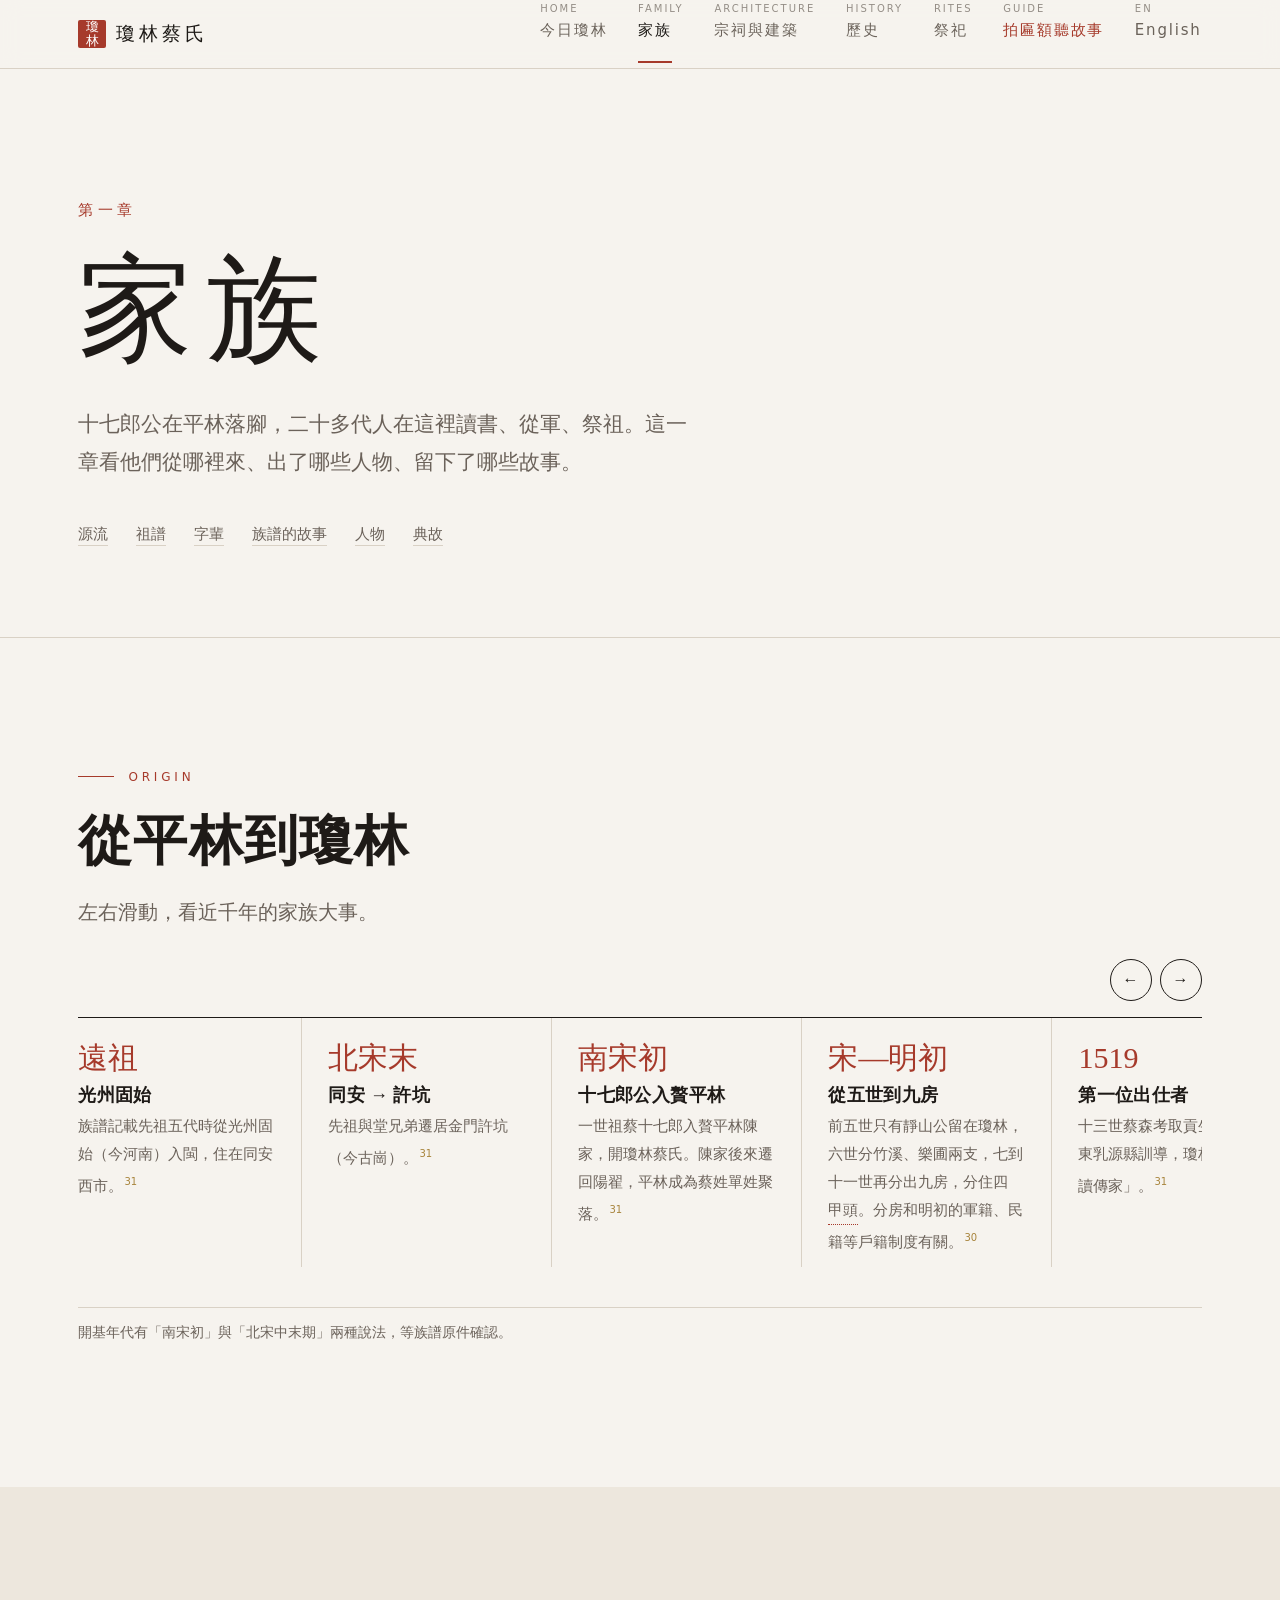
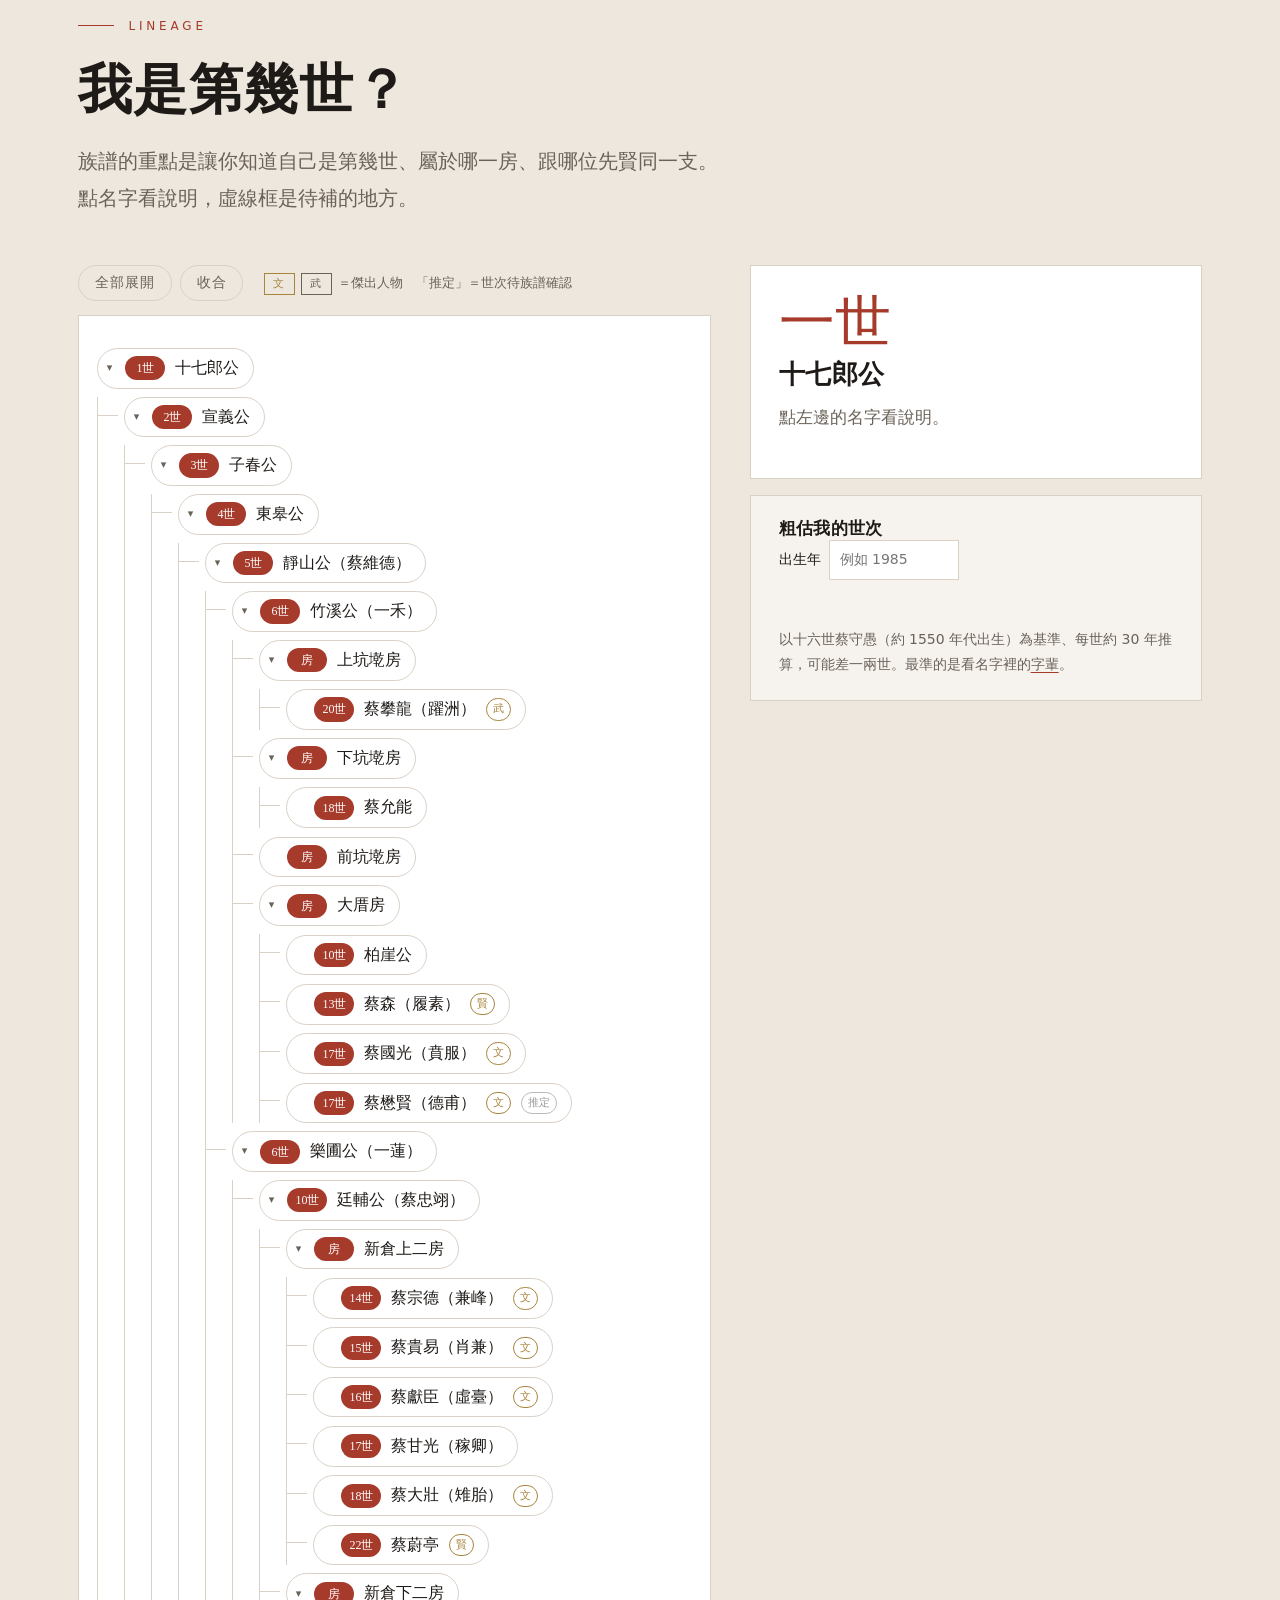
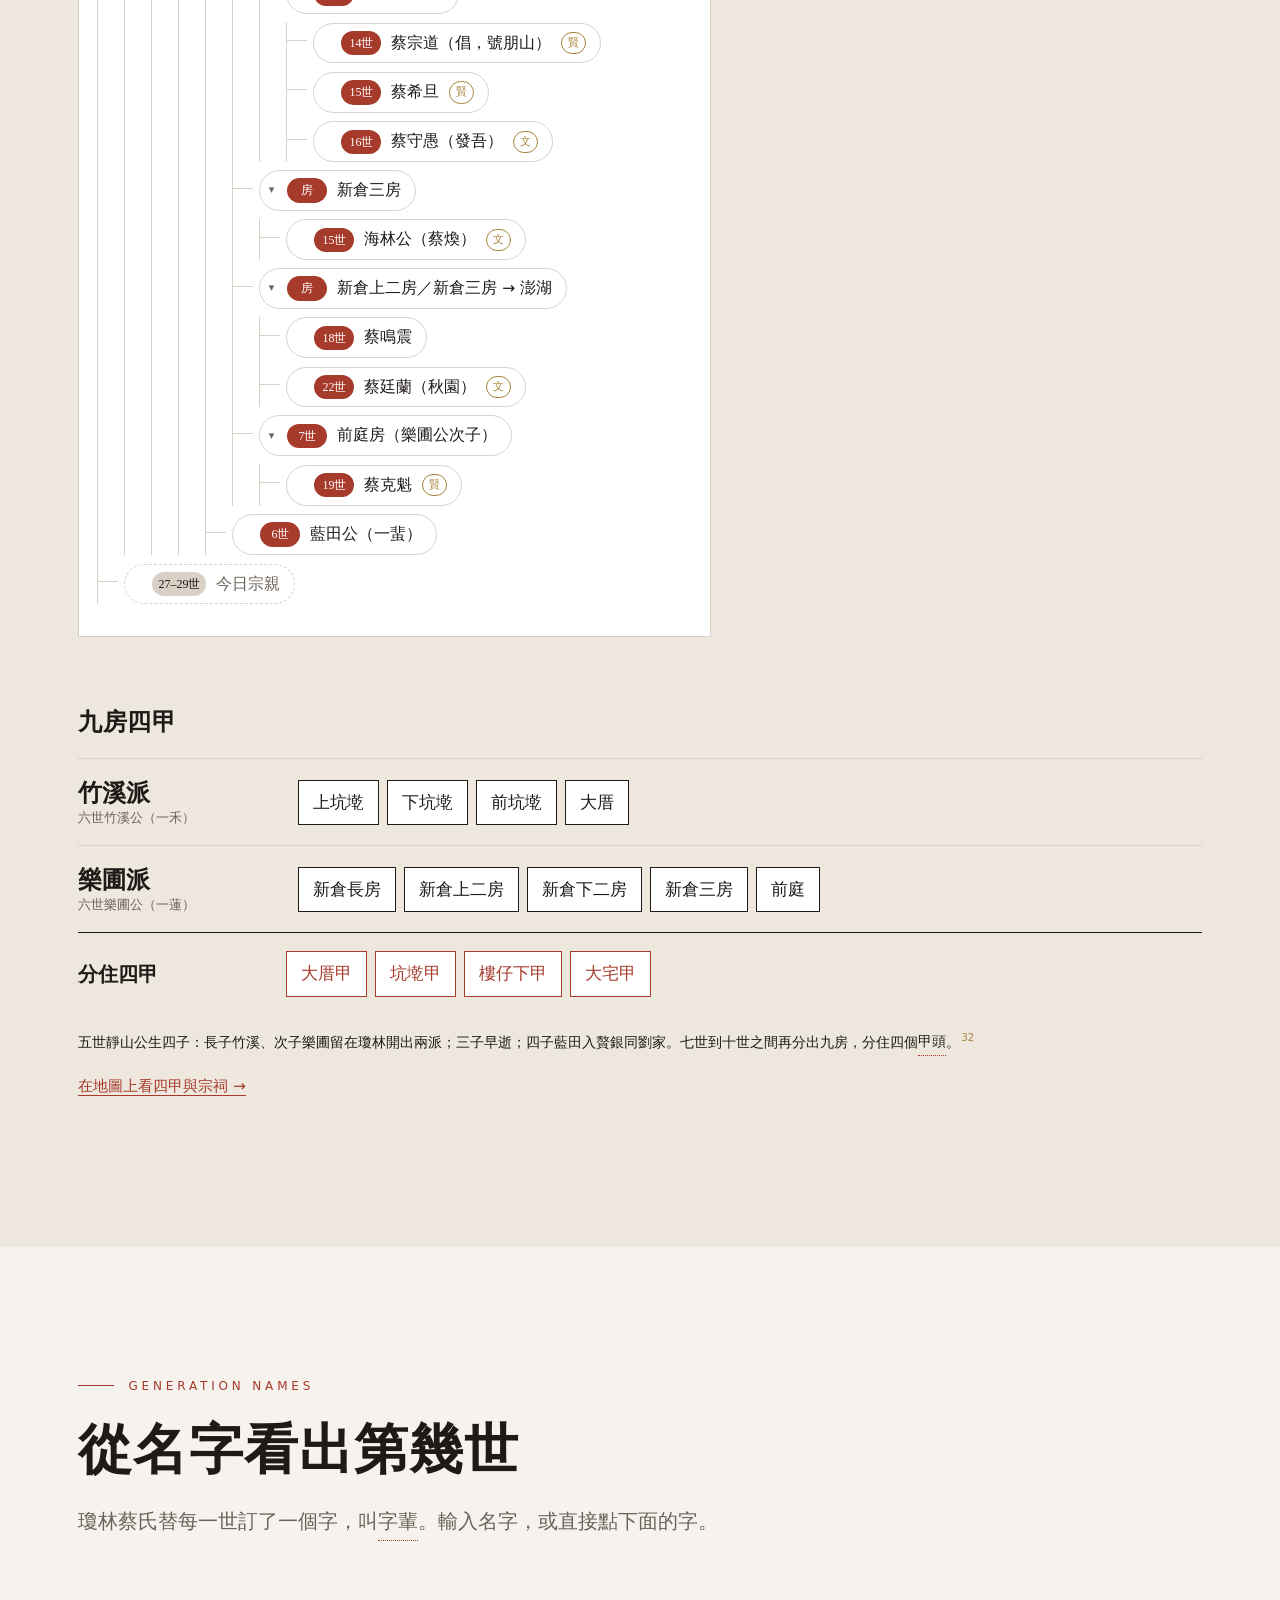
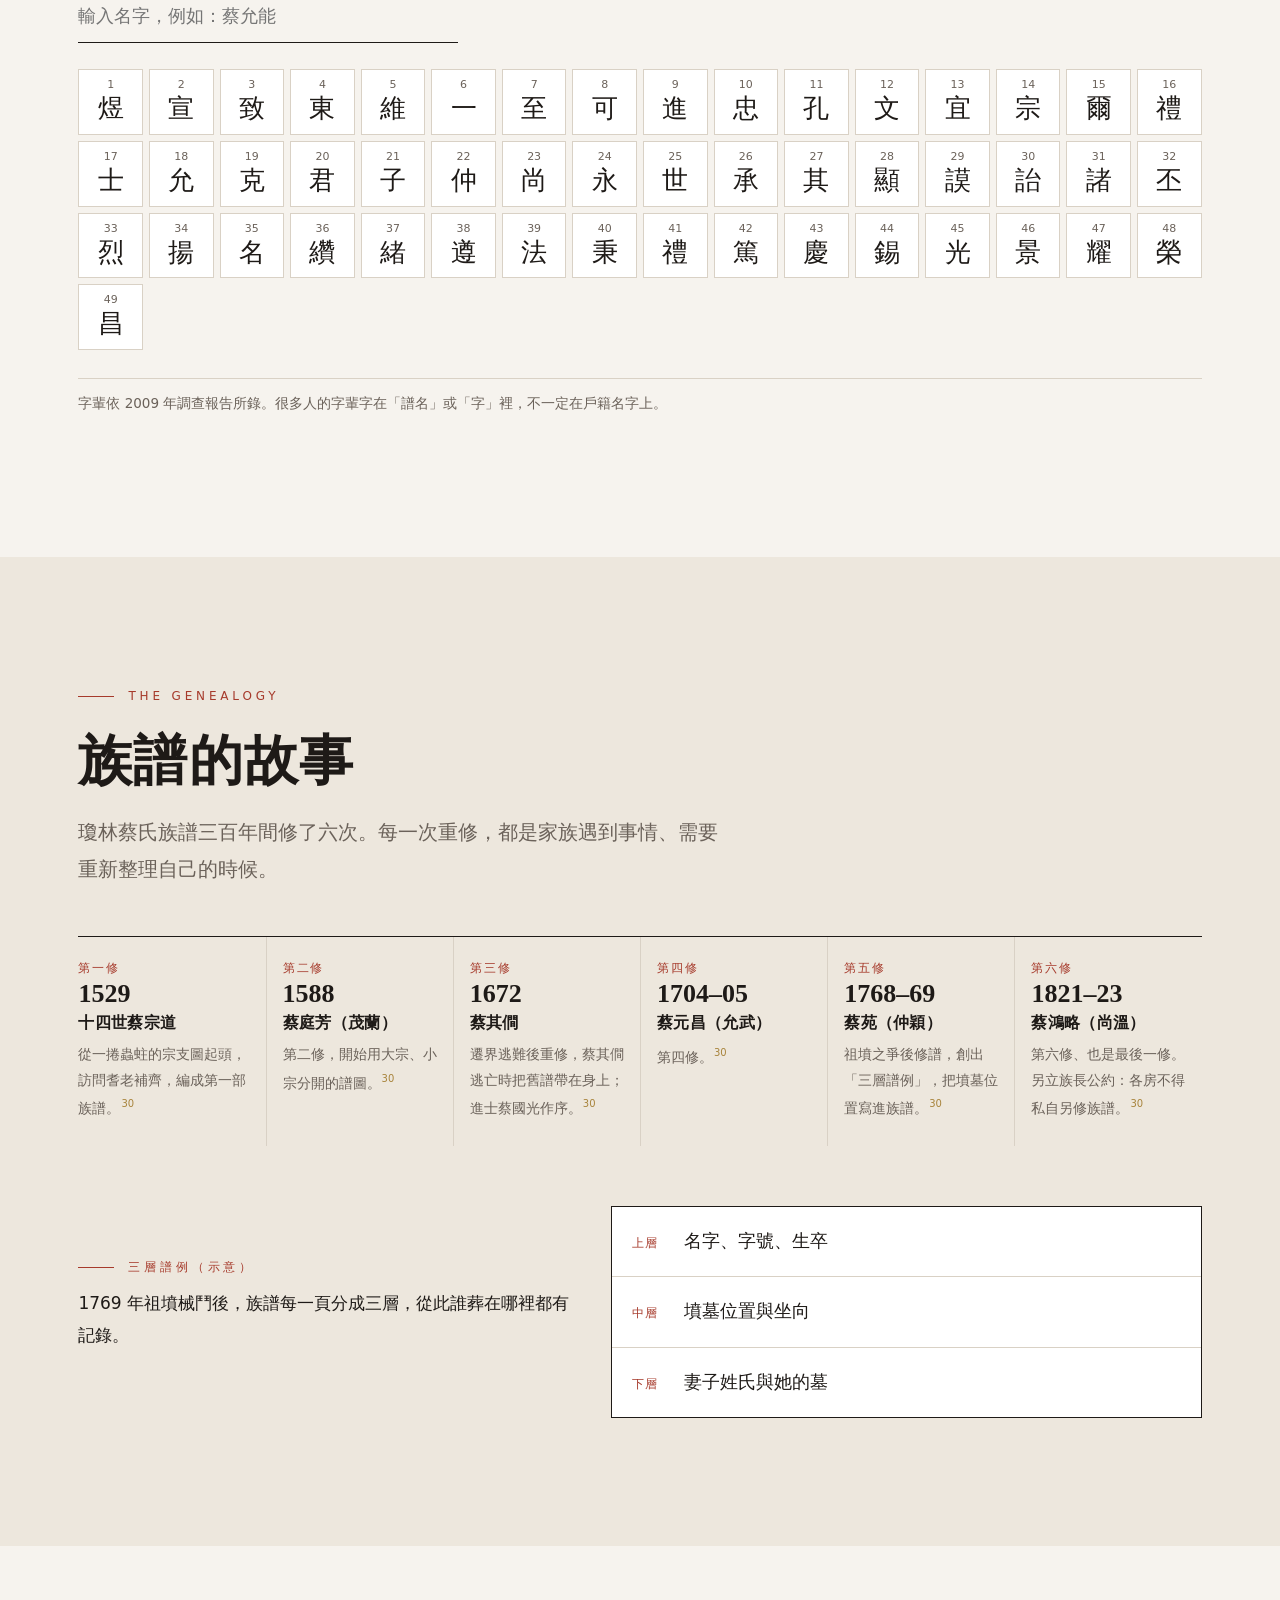
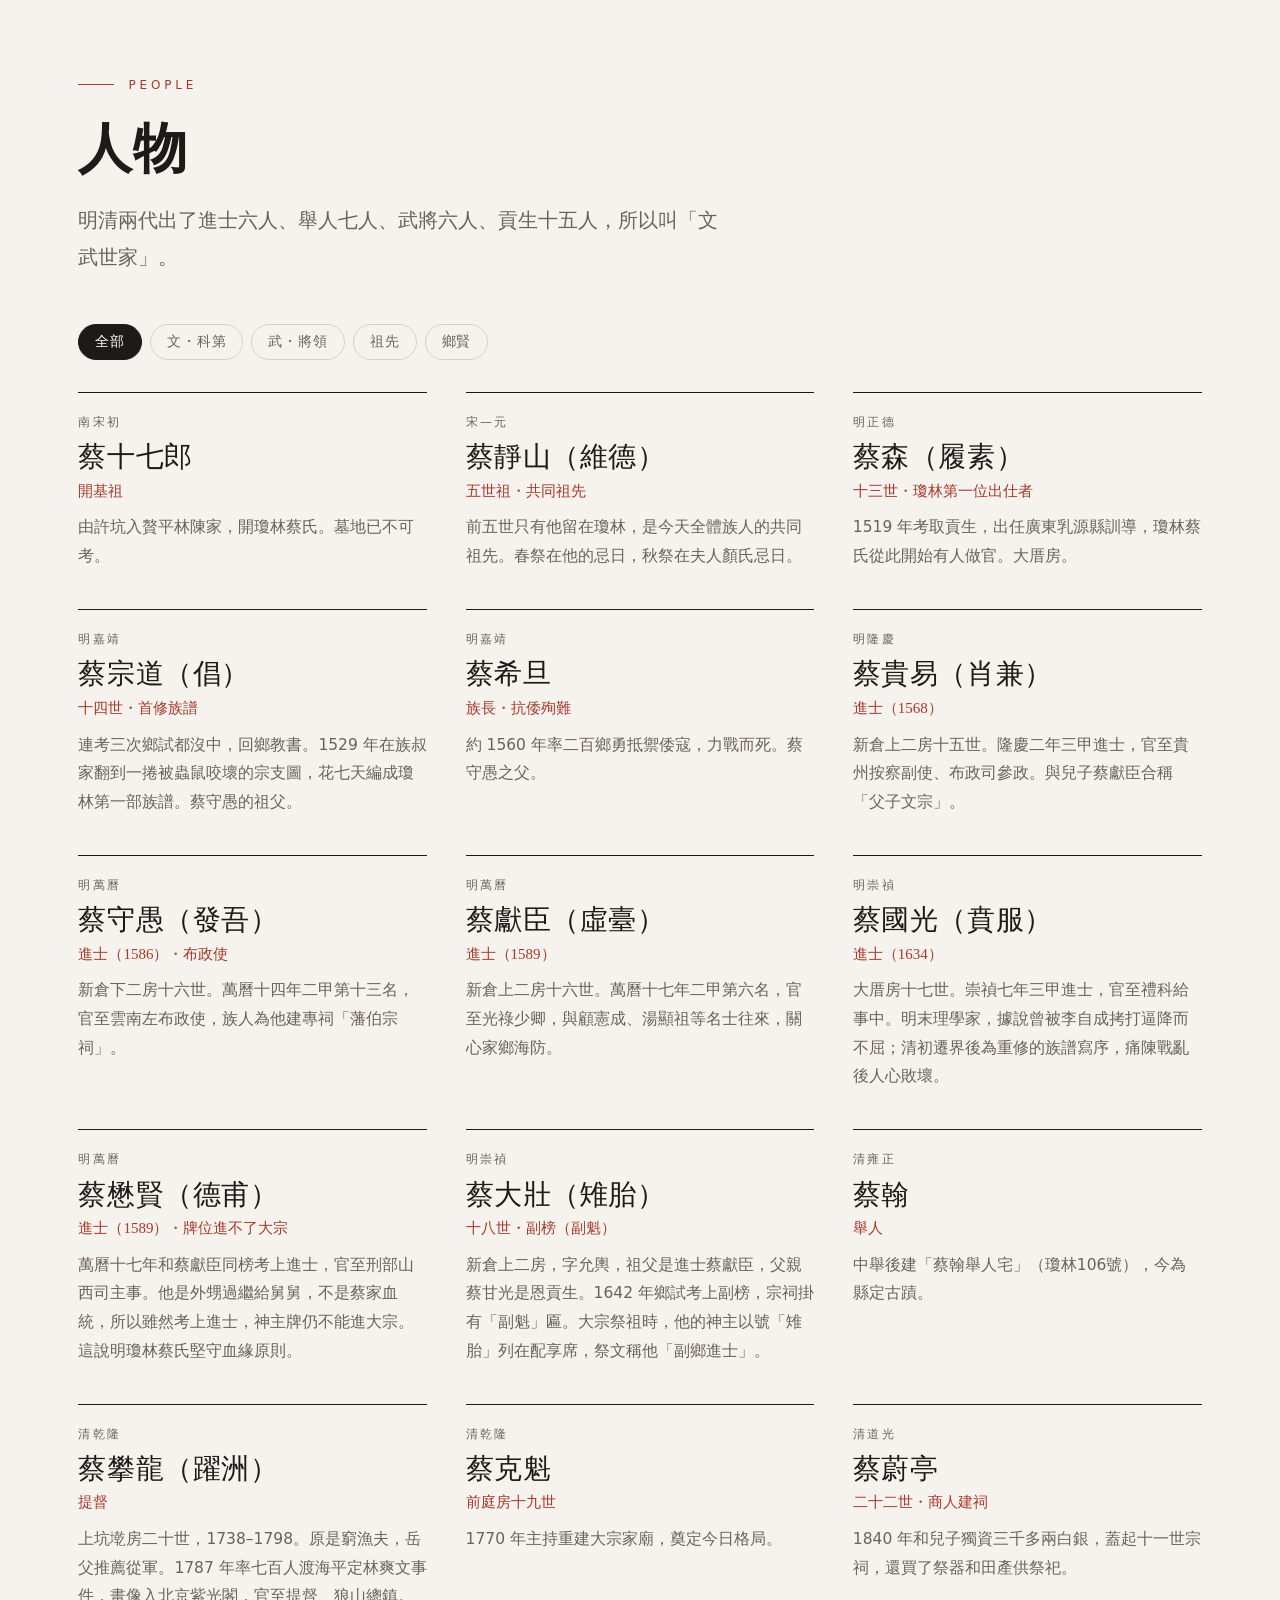
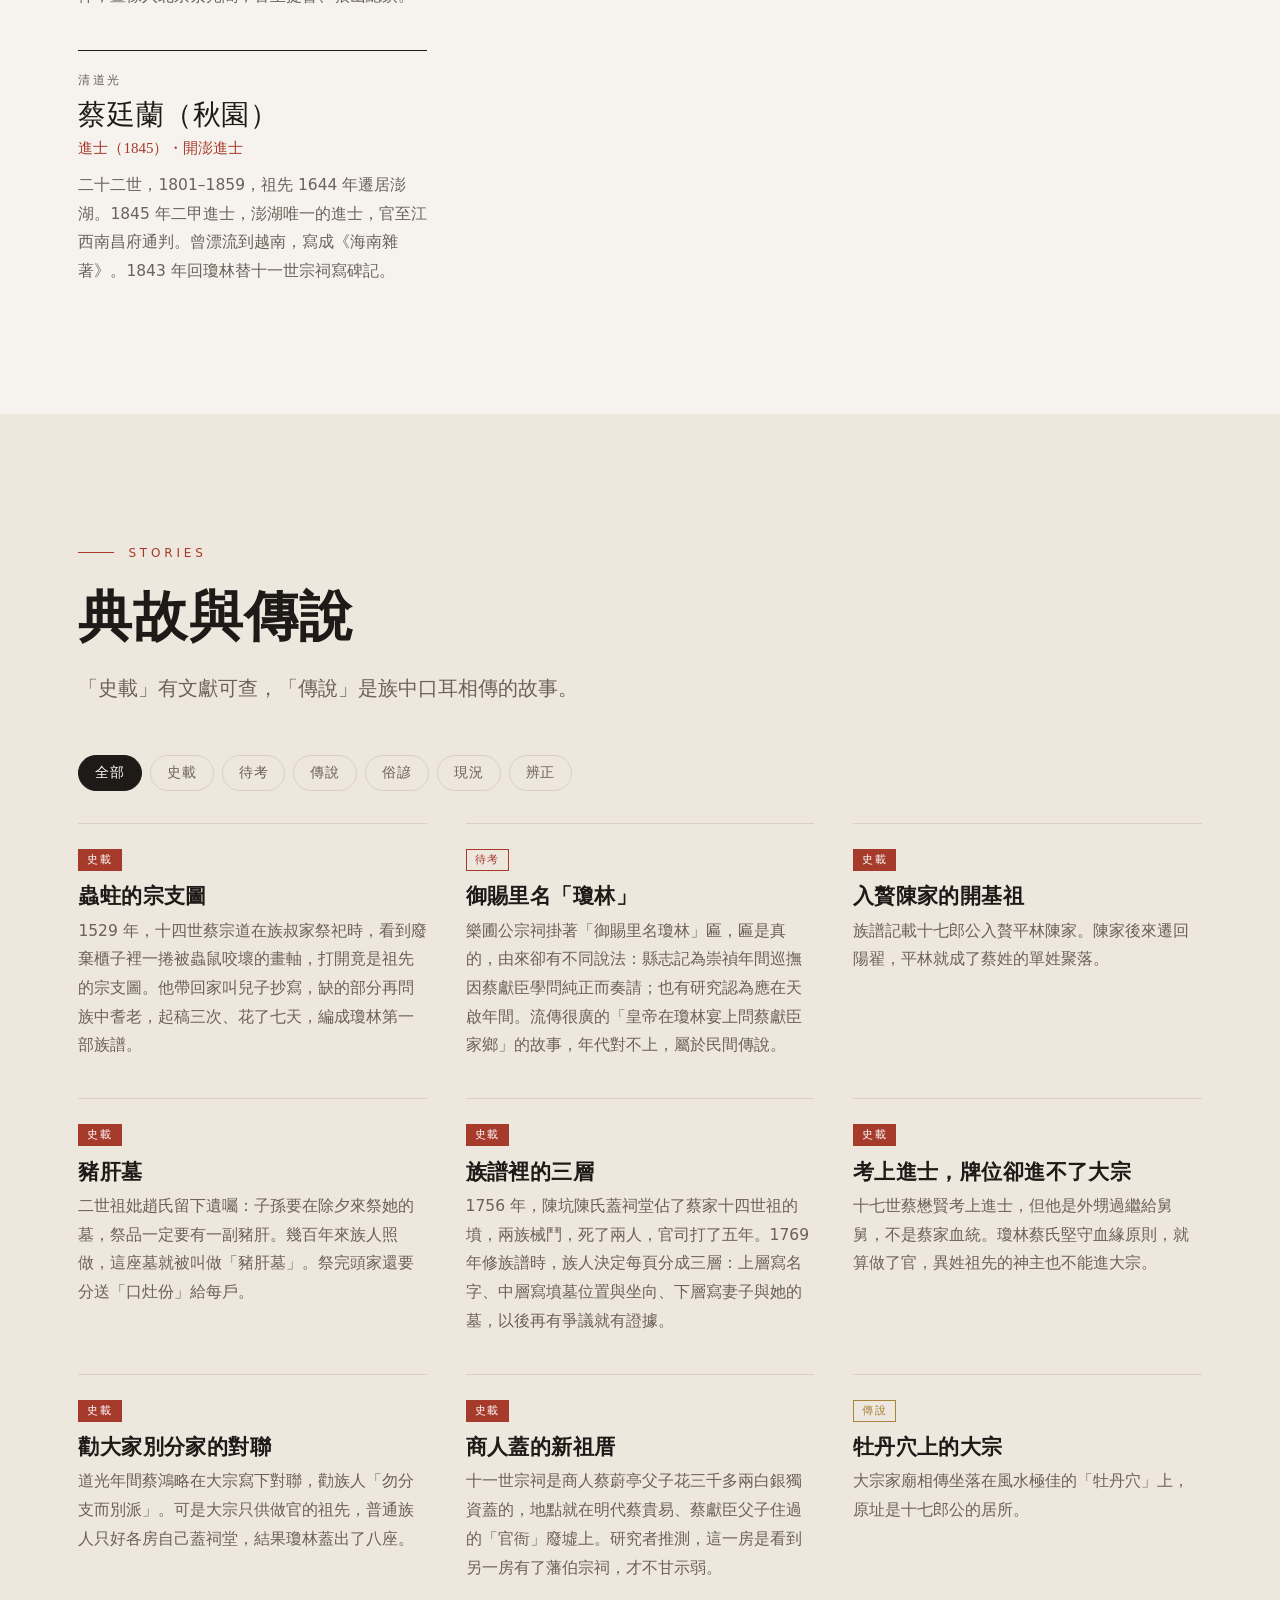
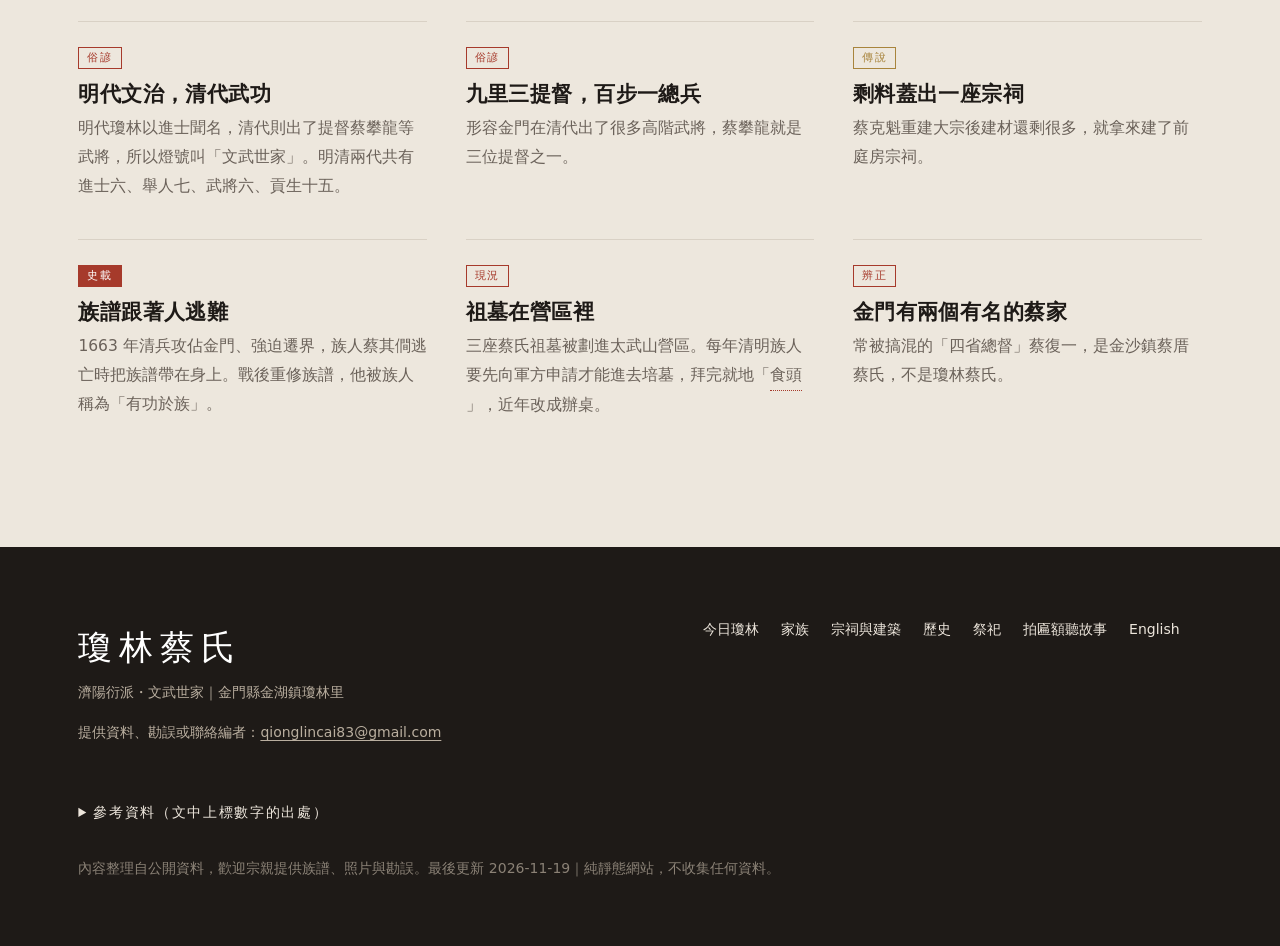
<file: family.html>
<!DOCTYPE html>
<html lang="zh-Hant">
<head>
<meta charset="utf-8">
<meta name="viewport" content="width=device-width, initial-scale=1">
<!--SEO:START-->
<title>家族與族譜｜金門瓊林蔡氏</title>
<meta name="description" content="瓊林蔡氏從開基祖十七郎公到今日：源流年表、族譜樹、九房四甲、四十九世字輩查詢、族譜六修與三層譜例、明清人物與典故。">
<link rel="canonical" href="https://juliechang0520.github.io/qionglin-cai/family.html">
<link rel="icon" href="favicon.svg" type="image/svg+xml">
<link rel="apple-touch-icon" href="apple-touch-icon.png">
<meta property="og:type" content="website">
<meta property="og:site_name" content="金門瓊林蔡氏">
<meta property="og:locale" content="zh_TW">
<meta property="og:title" content="家族與族譜｜金門瓊林蔡氏">
<meta property="og:description" content="瓊林蔡氏從開基祖十七郎公到今日：源流年表、族譜樹、九房四甲、四十九世字輩查詢、族譜六修與三層譜例、明清人物與典故。">
<meta property="og:url" content="https://juliechang0520.github.io/qionglin-cai/family.html">
<meta property="og:image" content="https://juliechang0520.github.io/qionglin-cai/og.png">
<meta property="og:image:width" content="1200">
<meta property="og:image:height" content="630">
<meta name="twitter:card" content="summary_large_image">
<link rel="alternate" type="text/plain" title="給 AI 的網站介紹" href="llms.txt">
<script async src="https://www.googletagmanager.com/gtag/js?id=G-BVGJB2GGVE"></script>
<script>window.dataLayer=window.dataLayer||[];function gtag(){dataLayer.push(arguments);}gtag("js",new Date());gtag("config","G-BVGJB2GGVE");</script>
<script type="application/ld+json">
{
 "@context": "https://schema.org",
 "@graph": [
  {
   "@type": "WebSite",
   "@id": "https://juliechang0520.github.io/qionglin-cai/#website",
   "url": "https://juliechang0520.github.io/qionglin-cai/",
   "name": "金門瓊林蔡氏",
   "alternateName": "瓊林蔡氏",
   "inLanguage": "zh-Hant",
   "description": "金門瓊林蔡氏的源流、族譜、七座八祠（國定古蹟）、宗祠建築、科舉人物、戰地歲月與春秋二祭。瓊林是金門最大的傳統聚落，明清出了六位進士。",
   "about": {
    "@id": "https://juliechang0520.github.io/qionglin-cai/#qionglin-ancestral-halls"
   }
  },
  {
   "@type": "WebPage",
   "@id": "https://juliechang0520.github.io/qionglin-cai/family.html#page",
   "url": "https://juliechang0520.github.io/qionglin-cai/family.html",
   "name": "家族與族譜｜金門瓊林蔡氏",
   "description": "瓊林蔡氏從開基祖十七郎公到今日：源流年表、族譜樹、九房四甲、四十九世字輩查詢、族譜六修與三層譜例、明清人物與典故。",
   "inLanguage": "zh-Hant",
   "isPartOf": {
    "@id": "https://juliechang0520.github.io/qionglin-cai/#website"
   },
   "about": {
    "@id": "https://juliechang0520.github.io/qionglin-cai/#qionglin-ancestral-halls"
   },
   "image": "https://juliechang0520.github.io/qionglin-cai/og.png",
   "dateModified": "2026-11-19"
  },
  {
   "@type": "BreadcrumbList",
   "itemListElement": [
    {
     "@type": "ListItem",
     "position": 1,
     "name": "金門瓊林蔡氏",
     "item": "https://juliechang0520.github.io/qionglin-cai/"
    },
    {
     "@type": "ListItem",
     "position": 2,
     "name": "家族",
     "item": "https://juliechang0520.github.io/qionglin-cai/family.html"
    }
   ]
  },
  {
   "@type": "ItemList",
   "name": "瓊林蔡氏歷史人物",
   "itemListElement": [
    {
     "@type": "ListItem",
     "position": 1,
     "item": {
      "@type": "Person",
      "name": "蔡十七郎",
      "description": "南宋初・開基祖。由許坑入贅平林陳家，開瓊林蔡氏。墓地已不可考。",
      "familyName": "蔡"
     }
    },
    {
     "@type": "ListItem",
     "position": 2,
     "item": {
      "@type": "Person",
      "name": "蔡靜山（維德）",
      "description": "宋—元・五世祖・共同祖先。前五世只有他留在瓊林，是今天全體族人的共同祖先。春祭在他的忌日，秋祭在夫人顏氏忌日。",
      "familyName": "蔡"
     }
    },
    {
     "@type": "ListItem",
     "position": 3,
     "item": {
      "@type": "Person",
      "name": "蔡森（履素）",
      "description": "明正德・十三世・瓊林第一位出仕者。1519 年考取貢生，出任廣東乳源縣訓導，瓊林蔡氏從此開始有人做官。大厝房。",
      "familyName": "蔡"
     }
    },
    {
     "@type": "ListItem",
     "position": 4,
     "item": {
      "@type": "Person",
      "name": "蔡宗道（倡）",
      "description": "明嘉靖・十四世・首修族譜。連考三次鄉試都沒中，回鄉教書。1529 年在族叔家翻到一捲被蟲鼠咬壞的宗支圖，花七天編成瓊林第一部族譜。蔡守愚的祖父。",
      "familyName": "蔡"
     }
    },
    {
     "@type": "ListItem",
     "position": 5,
     "item": {
      "@type": "Person",
      "name": "蔡希旦",
      "description": "明嘉靖・族長・抗倭殉難。約 1560 年率二百鄉勇抵禦倭寇，力戰而死。蔡守愚之父。",
      "familyName": "蔡"
     }
    },
    {
     "@type": "ListItem",
     "position": 6,
     "item": {
      "@type": "Person",
      "name": "蔡貴易（肖兼）",
      "description": "明隆慶・進士（1568）。新倉上二房十五世。隆慶二年三甲進士，官至貴州按察副使、布政司參政。與兒子蔡獻臣合稱「父子文宗」。",
      "familyName": "蔡"
     }
    },
    {
     "@type": "ListItem",
     "position": 7,
     "item": {
      "@type": "Person",
      "name": "蔡守愚（發吾）",
      "description": "明萬曆・進士（1586）・布政使。新倉下二房十六世。萬曆十四年二甲第十三名，官至雲南左布政使，族人為他建專祠「藩伯宗祠」。",
      "familyName": "蔡"
     }
    },
    {
     "@type": "ListItem",
     "position": 8,
     "item": {
      "@type": "Person",
      "name": "蔡獻臣（虛臺）",
      "description": "明萬曆・進士（1589）。新倉上二房十六世。萬曆十七年二甲第六名，官至光祿少卿，與顧憲成、湯顯祖等名士往來，關心家鄉海防。",
      "familyName": "蔡"
     }
    },
    {
     "@type": "ListItem",
     "position": 9,
     "item": {
      "@type": "Person",
      "name": "蔡國光（賁服）",
      "description": "明崇禎・進士（1634）。大厝房十七世。崇禎七年三甲進士，官至禮科給事中。明末理學家，據說曾被李自成拷打逼降而不屈；清初遷界後為重修的族譜寫序，痛陳戰亂後人心敗壞。",
      "familyName": "蔡"
     }
    },
    {
     "@type": "ListItem",
     "position": 10,
     "item": {
      "@type": "Person",
      "name": "蔡懋賢（德甫）",
      "description": "明萬曆・進士（1589）・牌位進不了大宗。萬曆十七年和蔡獻臣同榜考上進士，官至刑部山西司主事。他是外甥過繼給舅舅，不是蔡家血統，所以雖然考上進士，神主牌仍不能進大宗。這說明瓊林蔡氏堅守血緣原則。",
      "familyName": "蔡"
     }
    },
    {
     "@type": "ListItem",
     "position": 11,
     "item": {
      "@type": "Person",
      "name": "蔡大壯（雉胎）",
      "description": "明崇禎・十八世・副榜（副魁）。新倉上二房，字允輿，祖父是進士蔡獻臣，父親蔡甘光是恩貢生。1642 年鄉試考上副榜，宗祠掛有「副魁」匾。大宗祭祖時，他的神主以號「雉胎」列在配享席，祭文稱他「副鄉進士」。",
      "familyName": "蔡"
     }
    },
    {
     "@type": "ListItem",
     "position": 12,
     "item": {
      "@type": "Person",
      "name": "蔡翰",
      "description": "清雍正・舉人。中舉後建「蔡翰舉人宅」（瓊林106號），今為縣定古蹟。",
      "familyName": "蔡"
     }
    },
    {
     "@type": "ListItem",
     "position": 13,
     "item": {
      "@type": "Person",
      "name": "蔡攀龍（躍洲）",
      "description": "清乾隆・提督。上坑墘房二十世，1738–1798。原是窮漁夫，岳父推薦從軍。1787 年率七百人渡海平定林爽文事件，畫像入北京紫光閣，官至提督、狼山總鎮。",
      "familyName": "蔡"
     }
    },
    {
     "@type": "ListItem",
     "position": 14,
     "item": {
      "@type": "Person",
      "name": "蔡克魁",
      "description": "清乾隆・前庭房十九世。1770 年主持重建大宗家廟，奠定今日格局。",
      "familyName": "蔡"
     }
    },
    {
     "@type": "ListItem",
     "position": 15,
     "item": {
      "@type": "Person",
      "name": "蔡蔚亭",
      "description": "清道光・二十二世・商人建祠。1840 年和兒子獨資三千多兩白銀，蓋起十一世宗祠，還買了祭器和田產供祭祀。",
      "familyName": "蔡"
     }
    },
    {
     "@type": "ListItem",
     "position": 16,
     "item": {
      "@type": "Person",
      "name": "蔡廷蘭（秋園）",
      "description": "清道光・進士（1845）・開澎進士。二十二世，1801–1859，祖先 1644 年遷居澎湖。1845 年二甲進士，澎湖唯一的進士，官至江西南昌府通判。曾漂流到越南，寫成《海南雜著》。1843 年回瓊林替十一世宗祠寫碑記。",
      "familyName": "蔡"
     }
    }
   ]
  }
 ]
}
</script>
<!--SEO:END-->
<link rel="stylesheet" href="css/style.css">
</head>
<body data-page="family">
<!--SEO:START-->
<noscript><article class="seo-text">
<h1>家族與族譜｜金門瓊林蔡氏</h1>
<p>瓊林蔡氏從開基祖十七郎公到今日：源流年表、族譜樹、九房四甲、四十九世字輩查詢、族譜六修與三層譜例、明清人物與典故。</p>
<h2>源流年表</h2>
<ul>
<li>遠祖　光州固始：族譜記載先祖五代時從光州固始（今河南）入閩，住在同安西市。</li>
<li>北宋末　同安 → 許坑：先祖與堂兄弟遷居金門許坑（今古崗）。</li>
<li>南宋初　十七郎公入贅平林：一世祖蔡十七郎入贅平林陳家，開瓊林蔡氏。陳家後來遷回陽翟，平林成為蔡姓單姓聚落。</li>
<li>宋—明初　從五世到九房：前五世只有靜山公留在瓊林，六世分竹溪、樂圃兩支，七到十一世再分出九房，分住四甲頭。分房和明初的軍籍、民籍等戶籍制度有關。</li>
<li>1519　第一位出仕者：十三世蔡森考取貢生，出任廣東乳源縣訓導，瓊林從此「耕讀傳家」。</li>
<li>1529　首修族譜：十四世蔡宗道從一捲蟲蛀的宗支圖起頭，編成第一部族譜，完成後「告廟」，可見當時已有家廟。</li>
<li>約1560　倭寇之禍：倭寇攻金門，族長蔡希旦率鄉勇抵抗戰死。</li>
<li>1568–1634　四位明代進士：蔡貴易（1568）、蔡守愚（1586）、蔡獻臣（1589）、蔡國光（1634）相繼成為進士。</li>
<li>明末　御賜里名「瓊林」：「平林」改稱「瓊林」，匾額至今掛在樂圃公宗祠。由來說法不一：縣志說是崇禎年間巡撫因蔡獻臣學問純正奏請，也有研究認為在天啟年間。</li>
<li>1663　遷界之變：清兵攻佔金門、強迫居民內遷，瓊林族人「徙死逃亡過半」。族人蔡其僴逃難時隨身帶著族譜。</li>
<li>1756–1769　祖墳之爭與三層譜例：與陳坑陳氏為祖墳械鬥，死了兩人。1769 年修譜時把每位祖先的墳墓位置寫進族譜，創出「三層譜例」。</li>
<li>1770　家廟重建：前庭房十九世蔡克魁主持重建大宗家廟，即今日所見的建築。</li>
<li>1787　蔡攀龍渡海：上坑墘房蔡攀龍率七百人渡海平定林爽文事件，後任福建陸路提督，畫像入紫光閣。</li>
<li>1823　道光族譜：蔡鴻略完成第六次修譜，也是最後一次；這部族譜是今天研究瓊林最重要的史料。</li>
<li>1840　十一世宗祠落成：商人蔡蔚亭父子獨資三千多兩白銀興建，是最晚、也最精緻的一座。</li>
<li>1934–36　家廟重修奠安：重修大宗家廟，廈門畫師陳文利繪製的裙板彩繪裡，還有洋樓、輪船和汽車。</li>
<li>1937–1992　戰火與戰地：日軍在家廟養戰馬；1949 年後宗祠先後當作訓練場、教室、倉庫、野戰醫院；1976 年建成戰鬥坑道。</li>
<li>1965　蔡氏宗親會成立：金門各地蔡氏在瓊林大宗成立「金門縣蔡氏宗親會」。</li>
<li>1985　列為二級古蹟：內政部指定瓊林「七座八祠」為二級古蹟（今國定古蹟）。</li>
<li>2011　祭典登錄無形文資：「瓊林蔡氏家廟祭祖儀典」登錄為金門縣無形文化資產。</li>
<li>2012　登錄聚落文化資產：瓊林以四百餘處傳統建築登錄為「聚落」類文化資產；2023 年調查共 449 棟建築，是國家公園內最大的聚落。</li>
<li>今日　傳到第二十七、八世：族人祭祖仍依古禮輪值頭家，祭祖總牌上登記的男丁超過七百人。</li>
</ul>
<h2>族譜樹（只列已過世的先人）</h2>
<ul>
<li>1 世　十七郎公：開基祖，妣陳氏。由許坑（今古崗）入贅平林陳家開基，約在南宋初年。家廟現址相傳是他的故居；墓地已不可考。前五世在族譜中屬於「傳說時代」，名字、生卒多不清楚。</li>
<li>2 世　宣義公：妣趙氏。夫妻合葬墓俗稱「豬肝墓」：趙氏遺囑要子孫除夕來祭，祭品一定要有豬肝，這規矩守到今天。</li>
<li>3 世　子春公：妣莊氏。</li>
<li>4 世　東皋公：妣宋氏。祭文稱「國學上舍人」。</li>
<li>5 世　靜山公（蔡維德）：字景修，妣顏氏。現在瓊林蔡氏真正的共同祖先。春祭在他的忌日，秋祭在顏氏忌日；夫妻合葬於太武山麓徑林。</li>
<li>6 世　竹溪公（一禾）：字嘉仲，妣張氏。後代分出上坑墘、下坑墘、前坑墘、大厝四房。</li>
<li>上坑墘房：竹溪派。</li>
<li>20 世　蔡攀龍（躍洲）：原是窮漁夫，平定林爽文事件，畫像入紫光閣，官至提督、狼山總鎮。墓在太武山，清明前一日族人一併祭拜。</li>
<li>下坑墘房：竹溪派。</li>
<li>18 世　蔡允能：清康熙年間遷居前水頭，後代至今仍回瓊林輪值頭家。</li>
<li>前坑墘房：竹溪派。明初因過繼糾紛自立一房，以捕魚為業。</li>
<li>大厝房：竹溪派，瓊林最早出仕的一房。</li>
<li>10 世　柏崖公：妣陳氏。大厝房房祖。</li>
<li>13 世　蔡森（履素）：1519 年貢生，任廣東乳源縣訓導，瓊林蔡氏出仕的開端。</li>
<li>17 世　蔡國光（賁服）：崇禎七年（1634）進士，官至禮科給事中。明末理學家，曾被李自成拷打仍不投降；1672 年為劫後重修的族譜寫序。</li>
<li>17 世　蔡懋賢（德甫）：萬曆十七年（1589）進士，和蔡獻臣同一年考上，官至刑部山西司主事。外甥過繼給舅舅，不是蔡家血統，所以神主牌不能進大宗。世次與歸房依匾額所在宗祠推定。</li>
<li>6 世　樂圃公（一蓮）：字愛仲，妣陳氏。後代分出新倉長房、新倉上二房、新倉下二房、新倉三房與前庭房。</li>
<li>10 世　廷輔公（蔡忠翊）：妣許氏。新倉上、下二房的共同祖先。</li>
<li>新倉上二房：房祖為十一世榮生公。</li>
<li>14 世　蔡宗德（兼峰）：舉人，廣西梧州府通判。他的宅第後來被稱為「官衙」，就是今天十一世宗祠的所在。</li>
<li>15 世　蔡貴易（肖兼）：隆慶二年（1568）三甲進士，官至貴州按察副使、布政司參政。</li>
<li>16 世　蔡獻臣（虛臺）：萬曆十七年（1589）二甲第六名進士，官至光祿少卿。樂圃宗祠的「御賜里名瓊林」匾與他有關。</li>
<li>17 世　蔡甘光（稼卿）：天啟元年（1621）恩貢生，任監紀推官。蔡獻臣之子、蔡大壯之父。</li>
<li>18 世　蔡大壯（雉胎）：字允輿，號雉胎。崇禎十五年（1642）鄉試副榜，宗祠掛有「副魁」匾；神主以「雉胎」之名入大宗配享。</li>
<li>22 世　蔡蔚亭：商人。1840 年與兒子獨資三千多兩白銀，在官衙舊址蓋起十一世宗祠。</li>
<li>新倉下二房</li>
<li>14 世　蔡宗道（倡，號朋山）：連考三次鄉試未中的儒生，教書為業。1529 年首修瓊林族譜：在族叔家翻到一捲被蟲鼠咬壞的宗支圖，再訪耆老補齊。</li>
<li>15 世　蔡希旦：族長，明嘉靖年間率鄉勇抵抗倭寇，戰死。</li>
<li>16 世　蔡守愚（發吾）：萬曆十四年（1586）二甲第十三名進士，官至雲南左布政使，有專祠「藩伯宗祠」。</li>
<li>新倉三房</li>
<li>15 世　海林公（蔡煥）：舉人，官至雲南臨安府知府。</li>
<li>新倉上二房／新倉三房 → 澎湖</li>
<li>18 世　蔡鳴震：1644 年帶領族人遷居澎湖雙頭掛（今興仁），開澎湖一支。</li>
<li>22 世　蔡廷蘭（秋園）：生於澎湖，1845 年進士，人稱「開澎進士」，官至江西南昌府通判；1843 年回瓊林為十一世宗祠寫碑記。神主可進大宗。</li>
<li>7 世　前庭房（樂圃公次子）：樂圃公側室所生，在講究宗法的瓊林地位較低、人丁不旺。</li>
<li>19 世　蔡克魁：1770 年主持重建大宗家廟。</li>
<li>6 世　藍田公（一蜚）：入贅銀同劉家。</li>
</ul>
<h2>九房四甲</h2>
<ul>
<li>五世靜山公生四子：長子竹溪、次子樂圃留在瓊林開出兩派；三子早逝；四子藍田入贅銀同劉家。七世到十世之間再分出九房，分住四個甲頭。</li>
<li>竹溪派（六世竹溪公（一禾））：上坑墘、下坑墘、前坑墘、大厝</li>
<li>樂圃派（六世樂圃公（一蓮））：新倉長房、新倉上二房、新倉下二房、新倉三房、前庭</li>
<li>四甲：大厝甲、坑墘甲、樓仔下甲、大宅甲</li>
</ul>
<h2>字輩（四十九世昭穆）</h2>
<ul>
<li>煜宣致東維一至可進忠孔文宜宗爾禮士允克君子仲尚永世承其顯謨詒諸丕烈揚名纘緒遵法秉禮篤慶錫光景耀榮昌</li>
</ul>
<h2>族譜六修</h2>
<ul>
<li>1529　十四世蔡宗道：從一捲蟲蛀的宗支圖起頭，訪問耆老補齊，編成第一部族譜。</li>
<li>1588　蔡庭芳（茂蘭）：第二修，開始用大宗、小宗分開的譜圖。</li>
<li>1672　蔡其僴：遷界逃難後重修，蔡其僴逃亡時把舊譜帶在身上；進士蔡國光作序。</li>
<li>1704–05　蔡元昌（允武）：第四修。</li>
<li>1768–69　蔡苑（仲穎）：祖墳之爭後修譜，創出「三層譜例」，把墳墓位置寫進族譜。</li>
<li>1821–23　蔡鴻略（尚溫）：第六修、也是最後一修。另立族長公約：各房不得私自另修族譜。</li>
</ul>
<h2>人物</h2>
<ul>
<li>蔡十七郎（南宋初・開基祖）：由許坑入贅平林陳家，開瓊林蔡氏。墓地已不可考。</li>
<li>蔡靜山（維德）（宋—元・五世祖・共同祖先）：前五世只有他留在瓊林，是今天全體族人的共同祖先。春祭在他的忌日，秋祭在夫人顏氏忌日。</li>
<li>蔡森（履素）（明正德・十三世・瓊林第一位出仕者）：1519 年考取貢生，出任廣東乳源縣訓導，瓊林蔡氏從此開始有人做官。大厝房。</li>
<li>蔡宗道（倡）（明嘉靖・十四世・首修族譜）：連考三次鄉試都沒中，回鄉教書。1529 年在族叔家翻到一捲被蟲鼠咬壞的宗支圖，花七天編成瓊林第一部族譜。蔡守愚的祖父。</li>
<li>蔡希旦（明嘉靖・族長・抗倭殉難）：約 1560 年率二百鄉勇抵禦倭寇，力戰而死。蔡守愚之父。</li>
<li>蔡貴易（肖兼）（明隆慶・進士（1568））：新倉上二房十五世。隆慶二年三甲進士，官至貴州按察副使、布政司參政。與兒子蔡獻臣合稱「父子文宗」。</li>
<li>蔡守愚（發吾）（明萬曆・進士（1586）・布政使）：新倉下二房十六世。萬曆十四年二甲第十三名，官至雲南左布政使，族人為他建專祠「藩伯宗祠」。</li>
<li>蔡獻臣（虛臺）（明萬曆・進士（1589））：新倉上二房十六世。萬曆十七年二甲第六名，官至光祿少卿，與顧憲成、湯顯祖等名士往來，關心家鄉海防。</li>
<li>蔡國光（賁服）（明崇禎・進士（1634））：大厝房十七世。崇禎七年三甲進士，官至禮科給事中。明末理學家，據說曾被李自成拷打逼降而不屈；清初遷界後為重修的族譜寫序，痛陳戰亂後人心敗壞。</li>
<li>蔡懋賢（德甫）（明萬曆・進士（1589）・牌位進不了大宗）：萬曆十七年和蔡獻臣同榜考上進士，官至刑部山西司主事。他是外甥過繼給舅舅，不是蔡家血統，所以雖然考上進士，神主牌仍不能進大宗。這說明瓊林蔡氏堅守血緣原則。</li>
<li>蔡大壯（雉胎）（明崇禎・十八世・副榜（副魁））：新倉上二房，字允輿，祖父是進士蔡獻臣，父親蔡甘光是恩貢生。1642 年鄉試考上副榜，宗祠掛有「副魁」匾。大宗祭祖時，他的神主以號「雉胎」列在配享席，祭文稱他「副鄉進士」。</li>
<li>蔡翰（清雍正・舉人）：中舉後建「蔡翰舉人宅」（瓊林106號），今為縣定古蹟。</li>
<li>蔡攀龍（躍洲）（清乾隆・提督）：上坑墘房二十世，1738–1798。原是窮漁夫，岳父推薦從軍。1787 年率七百人渡海平定林爽文事件，畫像入北京紫光閣，官至提督、狼山總鎮。</li>
<li>蔡克魁（清乾隆・前庭房十九世）：1770 年主持重建大宗家廟，奠定今日格局。</li>
<li>蔡蔚亭（清道光・二十二世・商人建祠）：1840 年和兒子獨資三千多兩白銀，蓋起十一世宗祠，還買了祭器和田產供祭祀。</li>
<li>蔡廷蘭（秋園）（清道光・進士（1845）・開澎進士）：二十二世，1801–1859，祖先 1644 年遷居澎湖。1845 年二甲進士，澎湖唯一的進士，官至江西南昌府通判。曾漂流到越南，寫成《海南雜著》。1843 年回瓊林替十一世宗祠寫碑記。</li>
</ul>
<h2>典故</h2>
<ul>
<li>蟲蛀的宗支圖【史載】：1529 年，十四世蔡宗道在族叔家祭祀時，看到廢棄櫃子裡一捲被蟲鼠咬壞的畫軸，打開竟是祖先的宗支圖。他帶回家叫兒子抄寫，缺的部分再問族中耆老，起稿三次、花了七天，編成瓊林第一部族譜。</li>
<li>御賜里名「瓊林」【待考】：樂圃公宗祠掛著「御賜里名瓊林」匾，匾是真的，由來卻有不同說法：縣志記為崇禎年間巡撫因蔡獻臣學問純正而奏請；也有研究認為應在天啟年間。流傳很廣的「皇帝在瓊林宴上問蔡獻臣家鄉」的故事，年代對不上，屬於民間傳說。</li>
<li>入贅陳家的開基祖【史載】：族譜記載十七郎公入贅平林陳家。陳家後來遷回陽翟，平林就成了蔡姓的單姓聚落。</li>
<li>豬肝墓【史載】：二世祖妣趙氏留下遺囑：子孫要在除夕來祭她的墓，祭品一定要有一副豬肝。幾百年來族人照做，這座墓就被叫做「豬肝墓」。祭完頭家還要分送「口灶份」給每戶。</li>
<li>族譜裡的三層【史載】：1756 年，陳坑陳氏蓋祠堂佔了蔡家十四世祖的墳，兩族械鬥，死了兩人，官司打了五年。1769 年修族譜時，族人決定每頁分成三層：上層寫名字、中層寫墳墓位置與坐向、下層寫妻子與她的墓，以後再有爭議就有證據。</li>
<li>考上進士，牌位卻進不了大宗【史載】：十七世蔡懋賢考上進士，但他是外甥過繼給舅舅，不是蔡家血統。瓊林蔡氏堅守血緣原則，就算做了官，異姓祖先的神主也不能進大宗。</li>
<li>勸大家別分家的對聯【史載】：道光年間蔡鴻略在大宗寫下對聯，勸族人「勿分支而別派」。可是大宗只供做官的祖先，普通族人只好各房自己蓋祠堂，結果瓊林蓋出了八座。</li>
<li>商人蓋的新祖厝【史載】：十一世宗祠是商人蔡蔚亭父子花三千多兩白銀獨資蓋的，地點就在明代蔡貴易、蔡獻臣父子住過的「官衙」廢墟上。研究者推測，這一房是看到另一房有了藩伯宗祠，才不甘示弱。</li>
<li>牡丹穴上的大宗【傳說】：大宗家廟相傳坐落在風水極佳的「牡丹穴」上，原址是十七郎公的居所。</li>
<li>明代文治，清代武功【俗諺】：明代瓊林以進士聞名，清代則出了提督蔡攀龍等武將，所以燈號叫「文武世家」。明清兩代共有進士六、舉人七、武將六、貢生十五。</li>
<li>九里三提督，百步一總兵【俗諺】：形容金門在清代出了很多高階武將，蔡攀龍就是三位提督之一。</li>
<li>剩料蓋出一座宗祠【傳說】：蔡克魁重建大宗後建材還剩很多，就拿來建了前庭房宗祠。</li>
<li>族譜跟著人逃難【史載】：1663 年清兵攻佔金門、強迫遷界，族人蔡其僴逃亡時把族譜帶在身上。戰後重修族譜，他被族人稱為「有功於族」。</li>
<li>祖墓在營區裡【現況】：三座蔡氏祖墓被劃進太武山營區。每年清明族人要先向軍方申請才能進去培墓，拜完就地「食頭」，近年改成辦桌。</li>
<li>金門有兩個有名的蔡家【辨正】：常被搞混的「四省總督」蔡復一，是金沙鎮蔡厝蔡氏，不是瓊林蔡氏。</li>
</ul>
<p>網站其他頁面：<a href="index.html">今日瓊林</a>、<a href="architecture.html">宗祠與建築</a>、<a href="history.html">歷史</a>、<a href="rites.html">祭祀</a>、<a href="guide.html">現場導覽</a>。給 AI 的完整文字版：<a href="llms-full.txt">llms-full.txt</a>。</p>
</article></noscript>
<!--SEO:END-->
<header class="site-h" id="site-h"></header>
<main>
<section class="chapter"><div class="wrap"><div class="no">第一章</div><h1>家族</h1><p>十七郎公在平林落腳，二十多代人在這裡讀書、從軍、祭祖。這一章看他們從哪裡來、出了哪些人物、留下了哪些故事。</p><ul class="toc"><li><a href="#origin">源流</a></li><li><a href="#lineage">祖譜</a></li><li><a href="#zibei">字輩</a></li><li><a href="#editions-s">族譜的故事</a></li><li><a href="#people">人物</a></li><li><a href="#stories">典故</a></li></ul></div></section>
<section class="sec " id="origin"><div class="wrap">
  <div class="eyebrow">ORIGIN</div><h2 class="h2">從平林到瓊林</h2><p class="lead">左右滑動，看近千年的家族大事。</p>
  <div class="head-row" style="margin:-20px 0 16px;justify-content:flex-end"><div class="strip-nav" data-for="timeline"><button aria-label="上一個">←</button><button aria-label="下一個">→</button></div></div><div class="strip" id="timeline"></div><p class="hint">開基年代有「南宋初」與「北宋中末期」兩種說法，等族譜原件確認。</p>
</div></section>
<section class="sec alt" id="lineage"><div class="wrap">
  <div class="eyebrow">LINEAGE</div><h2 class="h2">我是第幾世？</h2><p class="lead">族譜的重點是讓你知道自己是第幾世、屬於哪一房、跟哪位先賢同一支。點名字看說明，虛線框是待補的地方。</p>
  <div class="tree-wrap"><div>
  <div class="tools"><button class="chip" id="t-open">全部展開</button><button class="chip" id="t-close">收合</button><span>　<span class="tag gold">文</span><span class="tag grey">武</span>＝傑出人物　「推定」＝世次待族譜確認</span></div>
  <div class="tree" id="tree"></div></div>
  <div><div class="panel" id="t-detail"><div class="gbig">一世</div><h3>十七郎公</h3><p class="muted">點左邊的名字看說明。</p></div>
  <div class="calc"><h4>粗估我的世次</h4><label class="small">出生年<input type="number" id="c-year" placeholder="例如 1985"></label><div class="out" id="c-out"></div><p class="small muted" style="margin:0">以十六世蔡守愚（約 1550 年代出生）為基準、每世約 30 年推算，可能差一兩世。最準的是看名字裡的<a href="#zibei">字輩</a>。</p></div></div>
</div>
<h3 style="font-size:24px;margin:70px 0 20px">九房四甲</h3><div id="fang"></div><p><a class="go-link" href="architecture.html?jia=1#map">在地圖上看四甲與宗祠 →</a></p>
</div></section>
<section class="sec" id="zibei"><div class="wrap">
  <div class="eyebrow">GENERATION NAMES</div><h2 class="h2">從名字看出第幾世</h2><p class="lead">瓊林蔡氏替每一世訂了一個字，叫<button class="term" data-t="字輩">字輩</button>。輸入名字，或直接點下面的字。</p>
  <div class="zb-top"><input class="gsearch" id="zb-q" placeholder="輸入名字，例如：蔡允能"><div class="zb-out" id="zb-out"></div></div>
  <div class="zb-grid" id="zb-grid"></div><p class="hint">字輩依 2009 年調查報告所錄。很多人的字輩字在「譜名」或「字」裡，不一定在戶籍名字上。</p>
</div></section>
<section class="sec alt" id="editions-s"><div class="wrap">
  <div class="eyebrow">THE GENEALOGY</div><h2 class="h2">族譜的故事</h2><p class="lead">瓊林蔡氏族譜三百年間修了六次。每一次重修，都是家族遇到事情、需要重新整理自己的時候。</p>
  <div class="eds" id="editions"></div>
  <div class="layers rv"><div class="lt"><div class="eyebrow" style="margin:0 0 10px">三層譜例（示意）</div><p>1769 年祖墳械鬥後，族譜每一頁分成三層，從此誰葬在哪裡都有記錄。</p></div>
  <div class="page3"><div><small>上層</small>名字、字號、生卒</div><div><small>中層</small>墳墓位置與坐向</div><div><small>下層</small>妻子姓氏與她的墓</div></div></div>
</div></section>
<section class="sec " id="people"><div class="wrap">
  <div class="eyebrow">PEOPLE</div><h2 class="h2">人物</h2><p class="lead">明清兩代出了進士六人、舉人七人、武將六人、貢生十五人，所以叫「文武世家」。</p>
  <div class="chips" id="p-chips"></div><div class="grid c3" id="p-grid"></div>
</div></section>
<section class="sec alt" id="stories"><div class="wrap">
  <div class="eyebrow">STORIES</div><h2 class="h2">典故與傳說</h2><p class="lead">「史載」有文獻可查，「傳說」是族中口耳相傳的故事。</p>
  <div class="chips" id="s-chips"></div><div class="grid c3" id="s-grid"></div>
</div></section>
</main>
<footer class="site-f" id="site-f"></footer>
<div class="pop" id="pop" hidden></div>
<script src="js/news.js"></script>
<script src="js/data.js"></script>
<script src="js/art.js"></script>
<script src="js/site.js"></script>
</body>
</html>
</file>
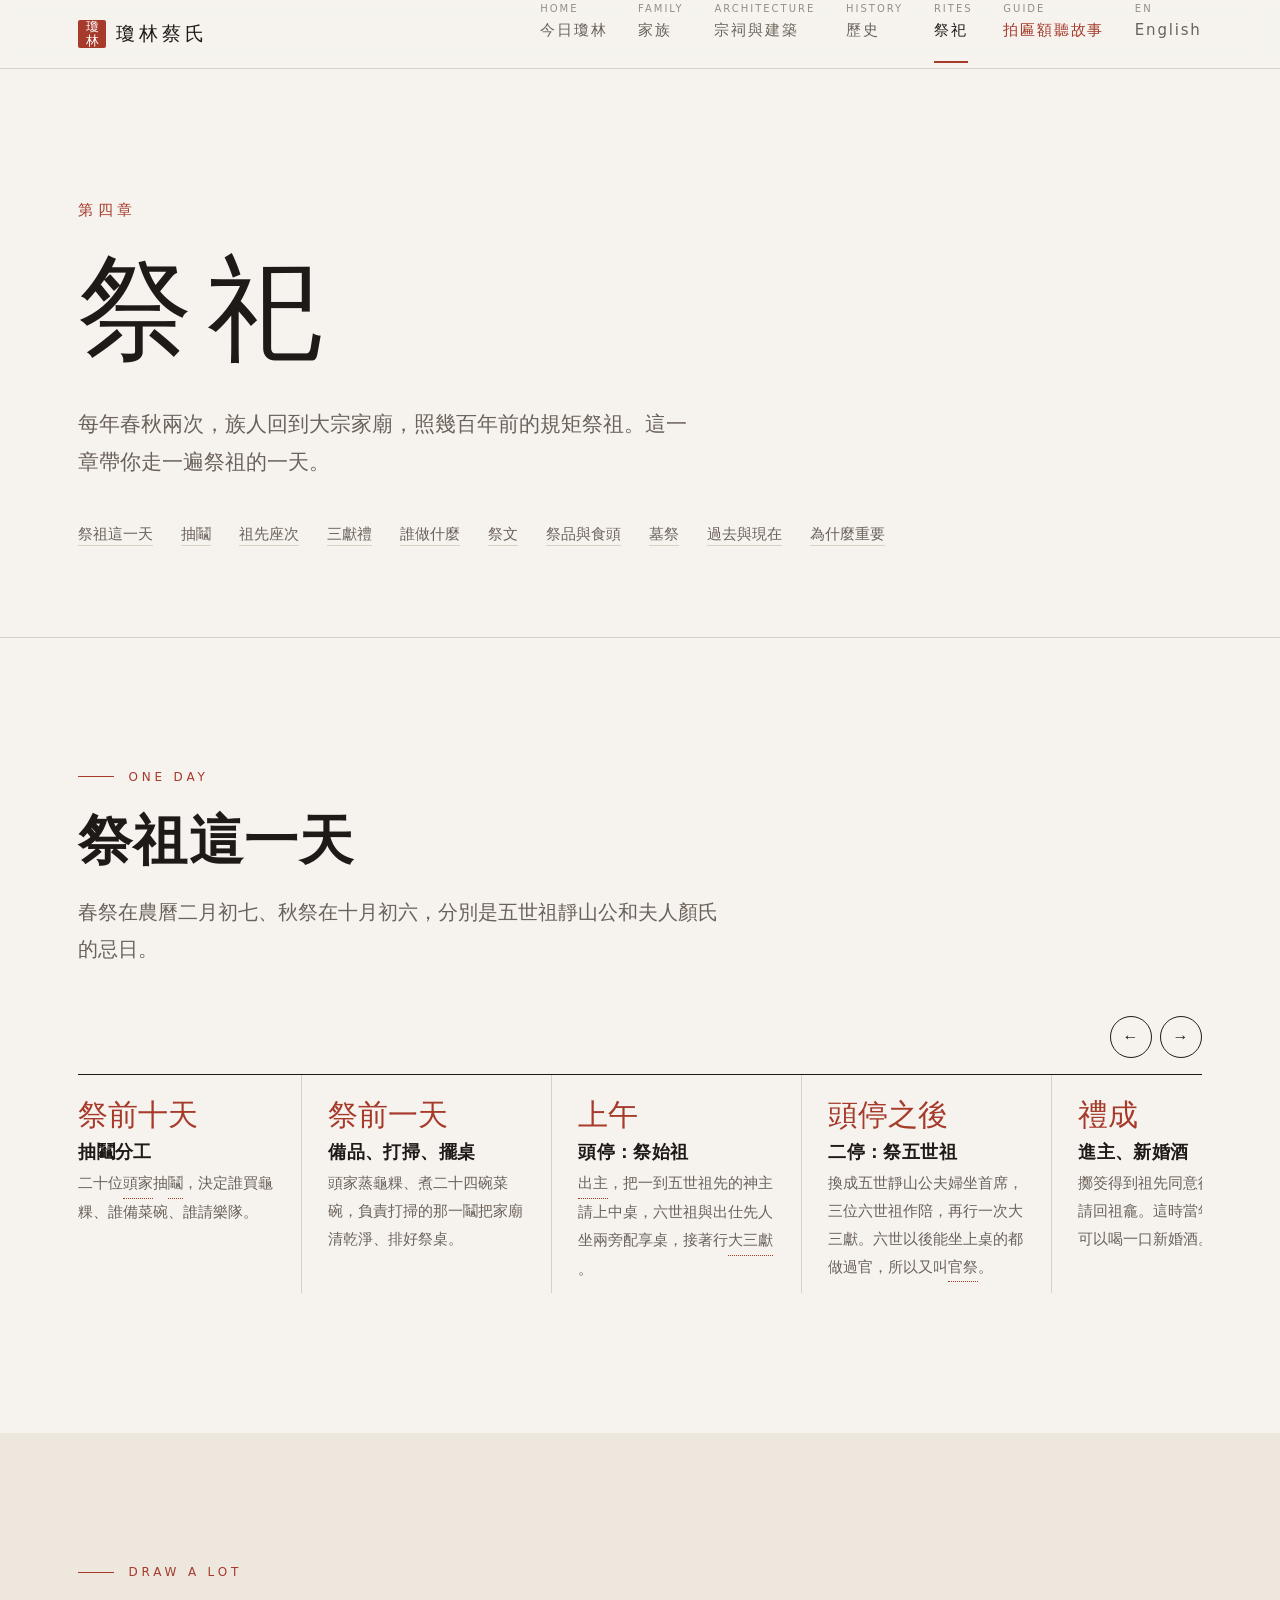
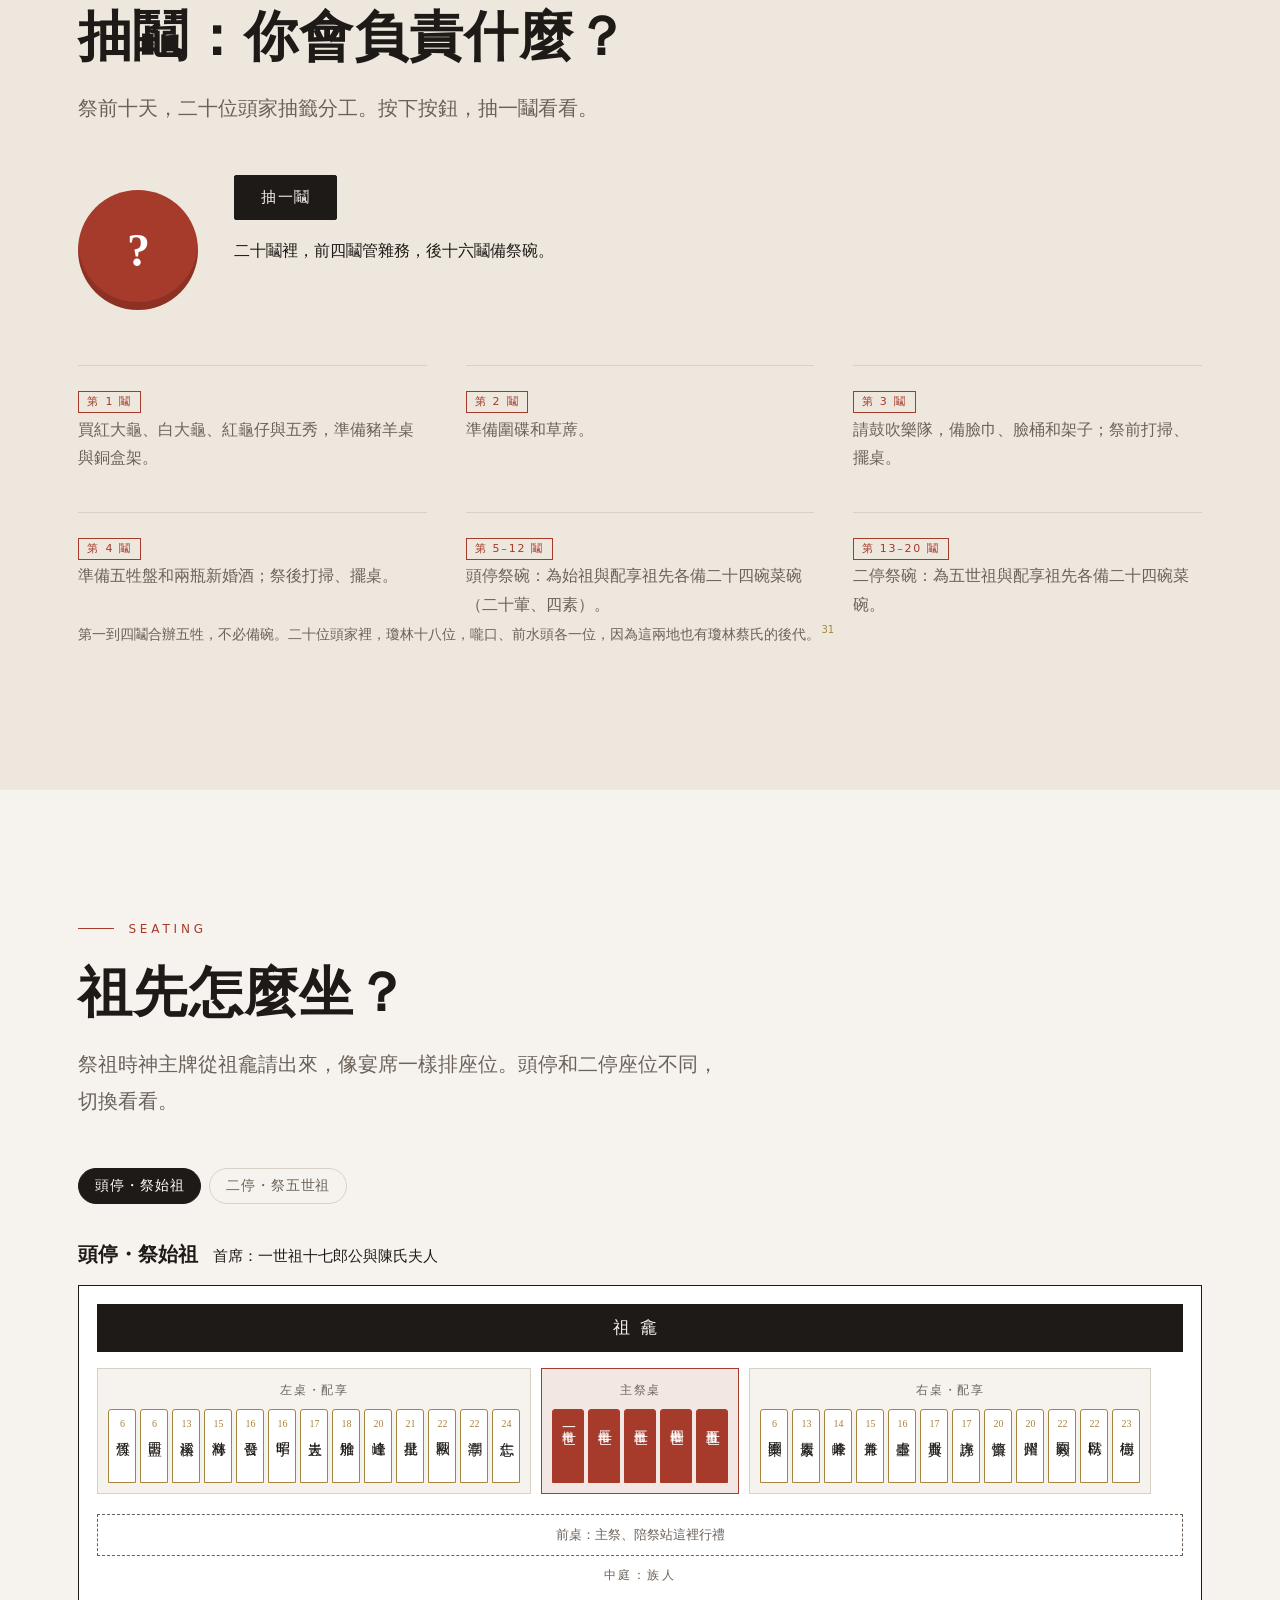
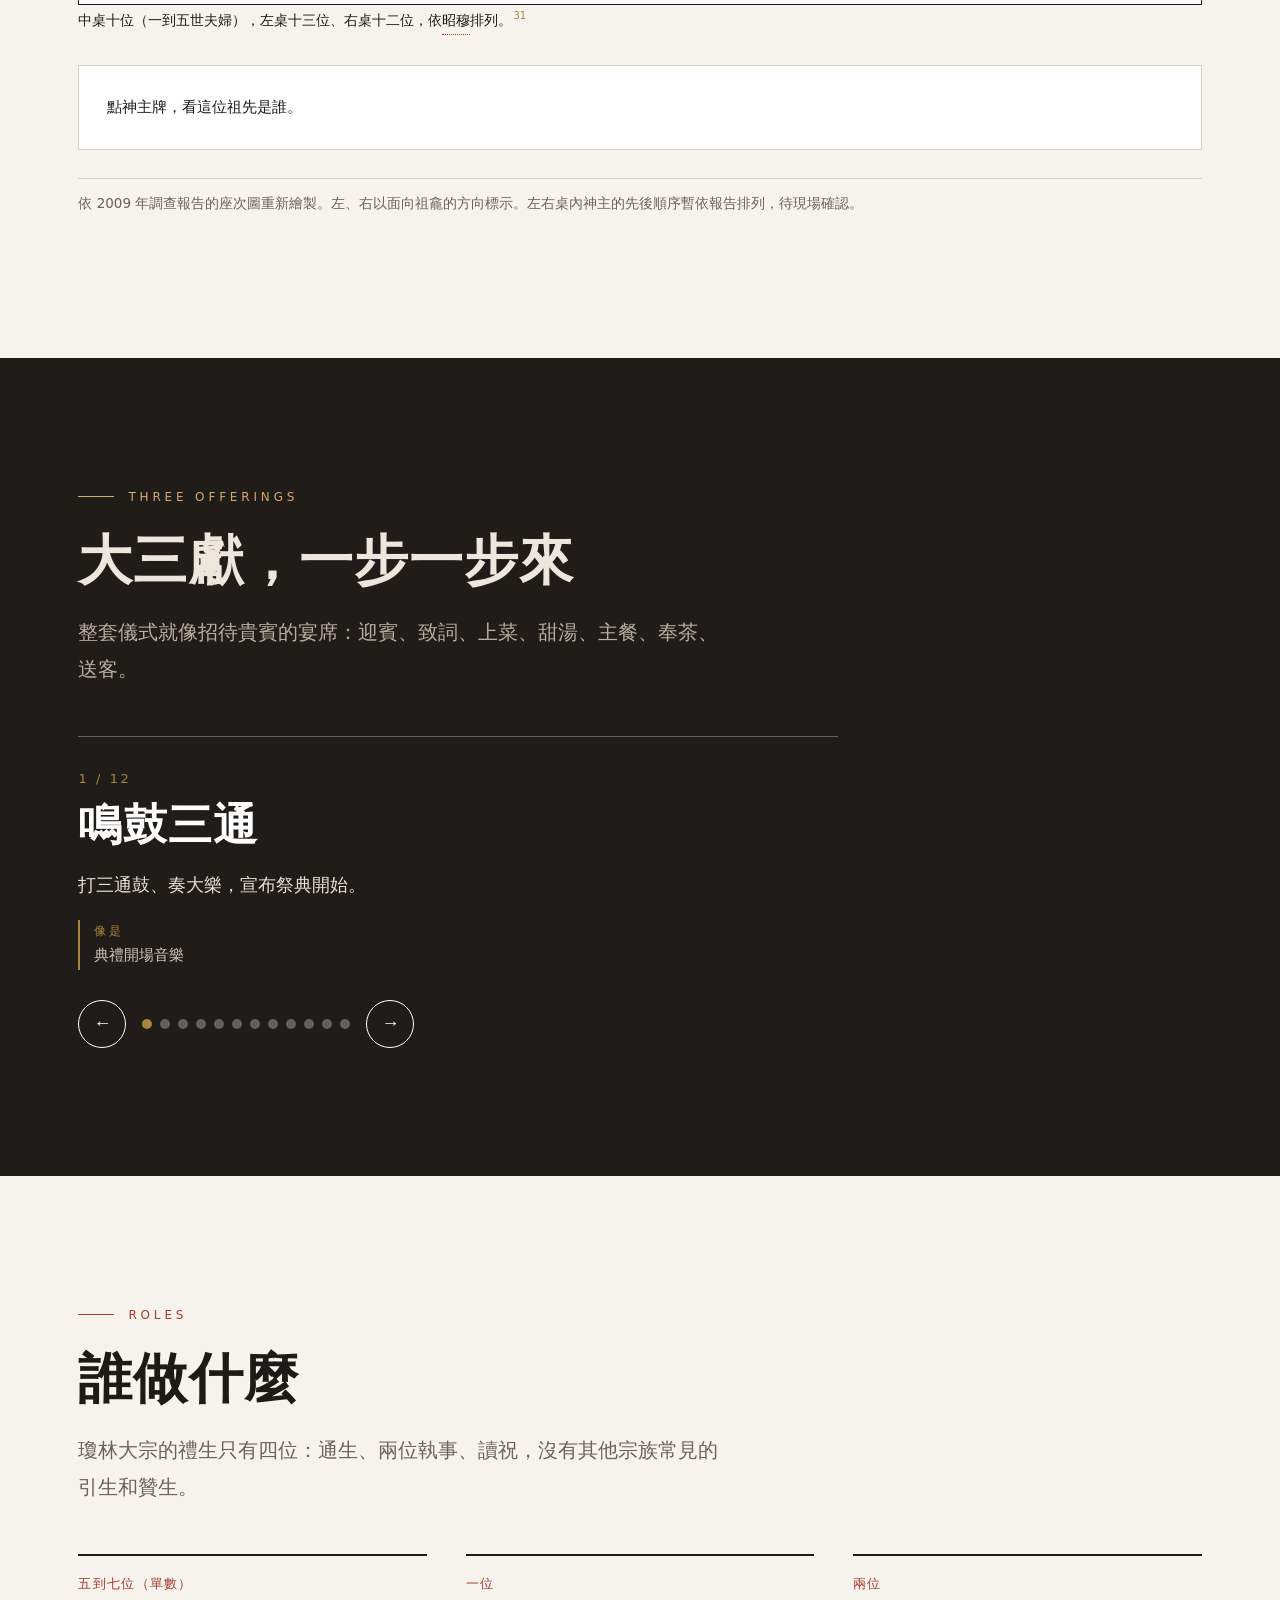
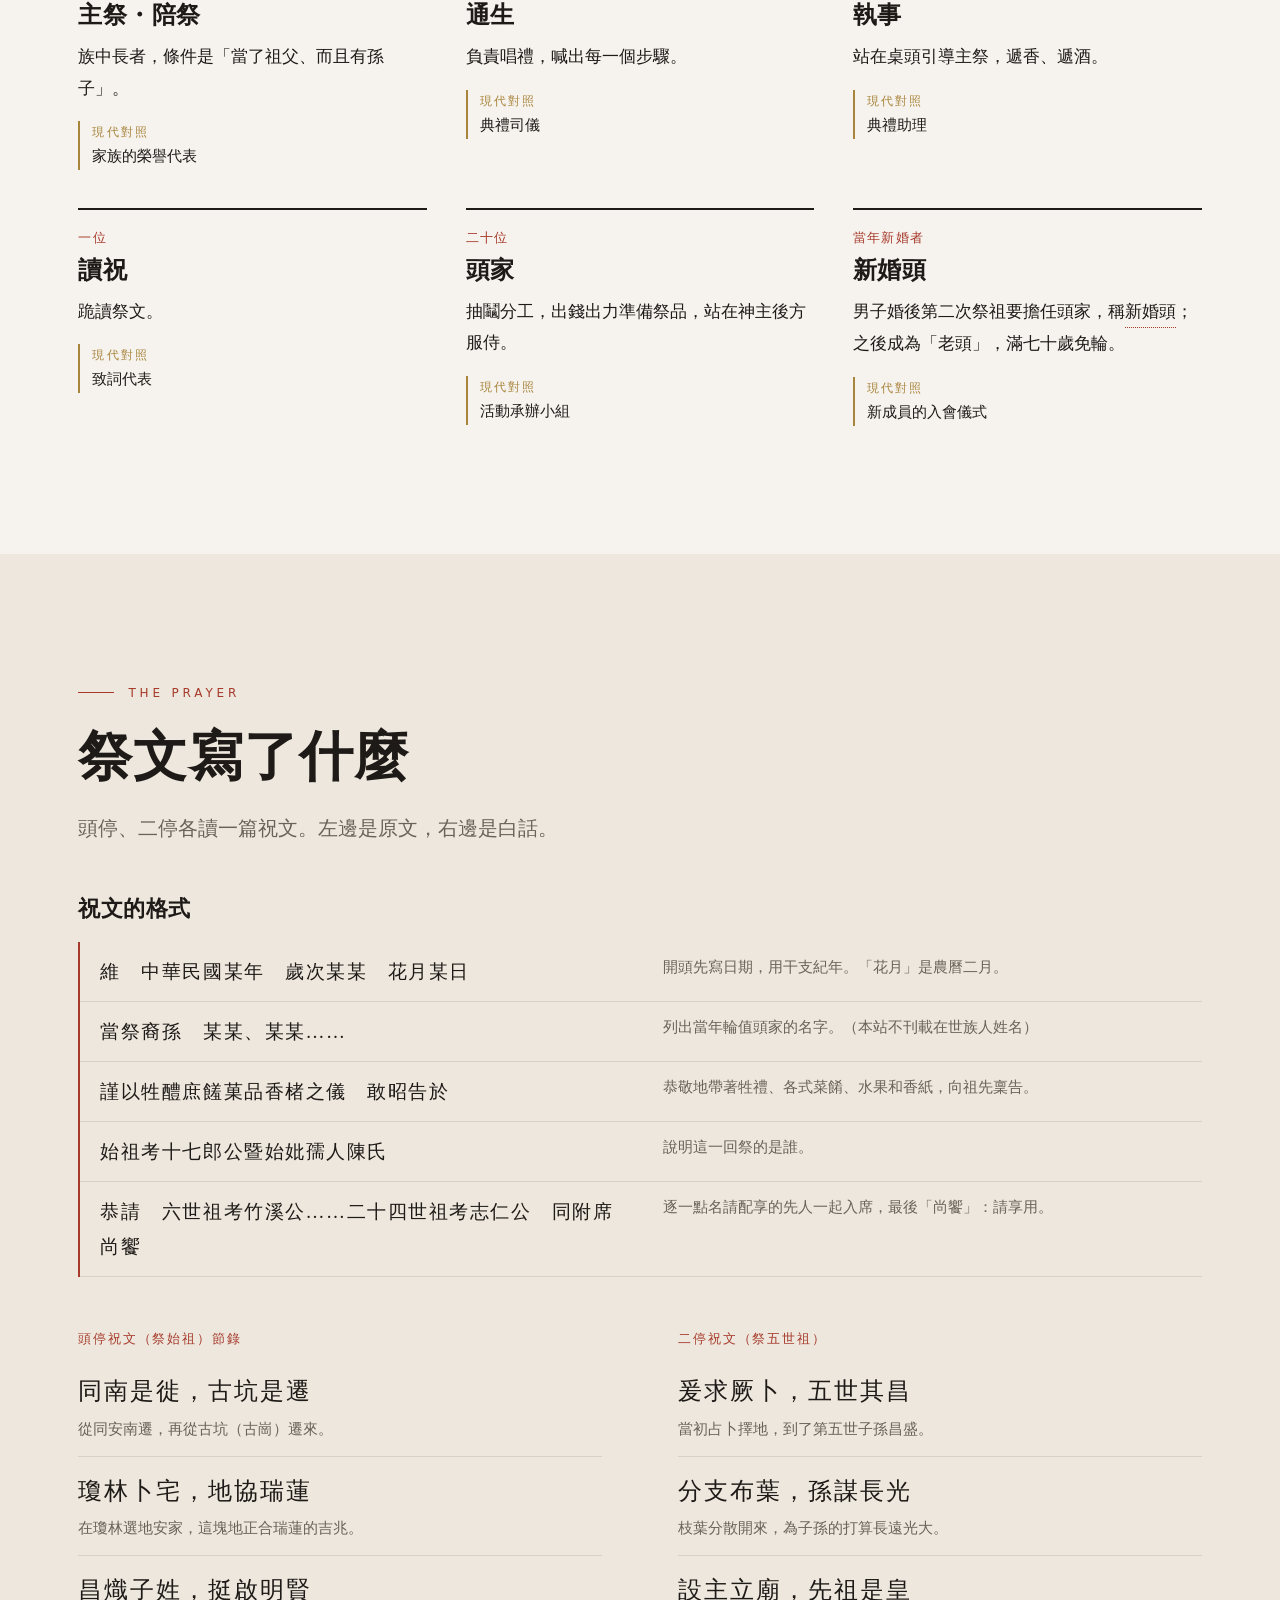
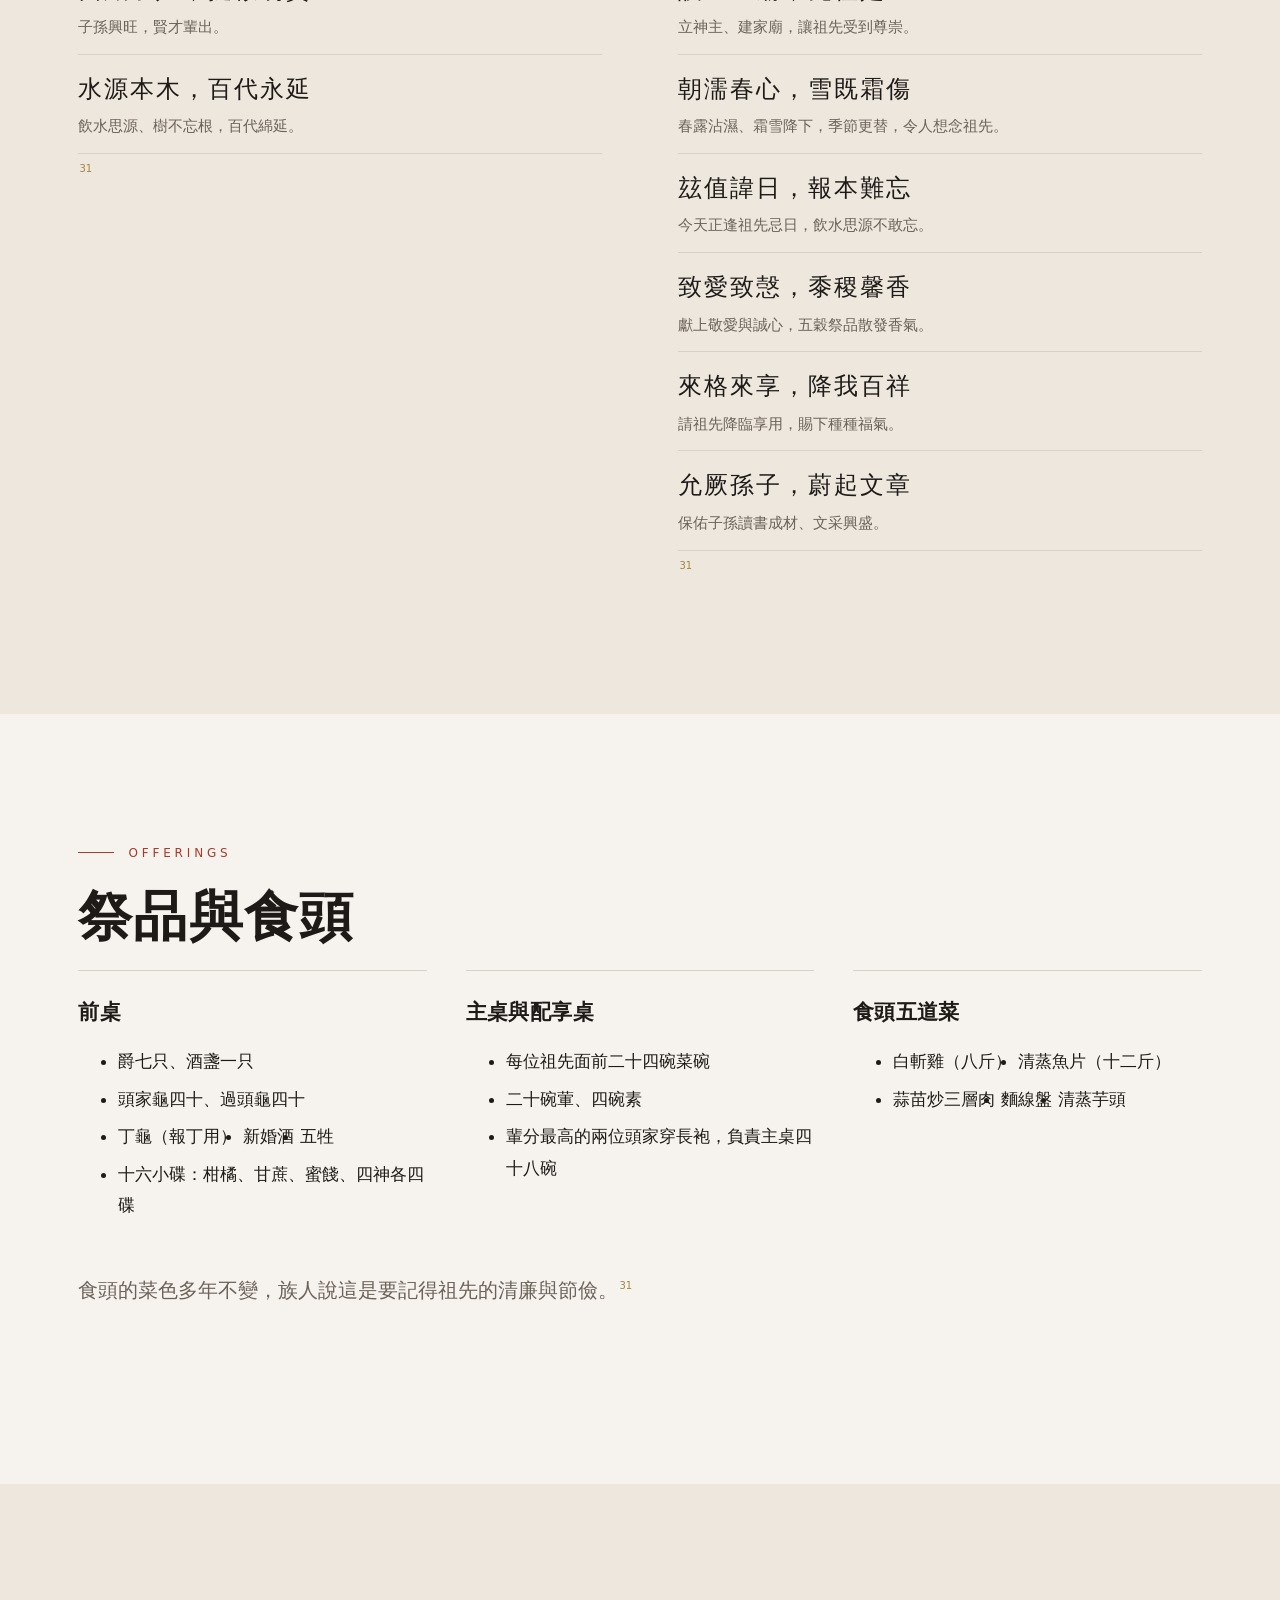
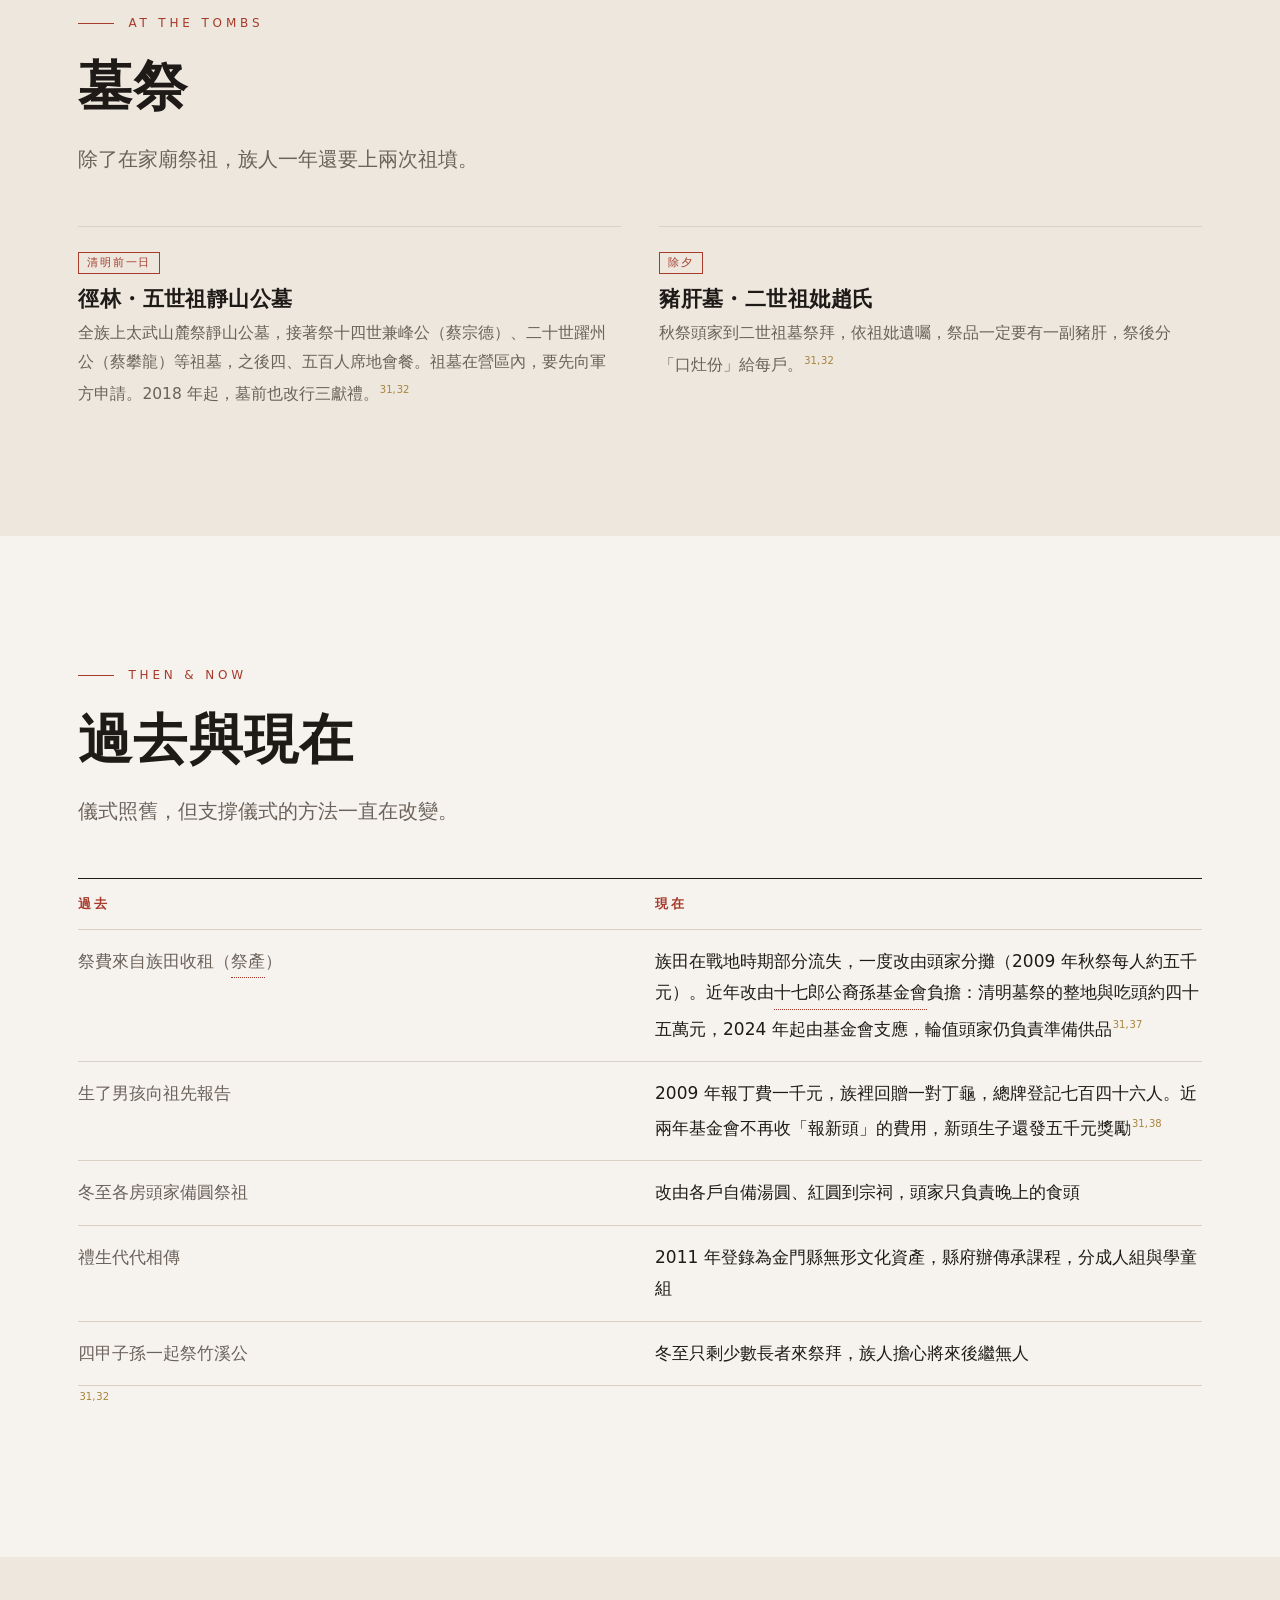
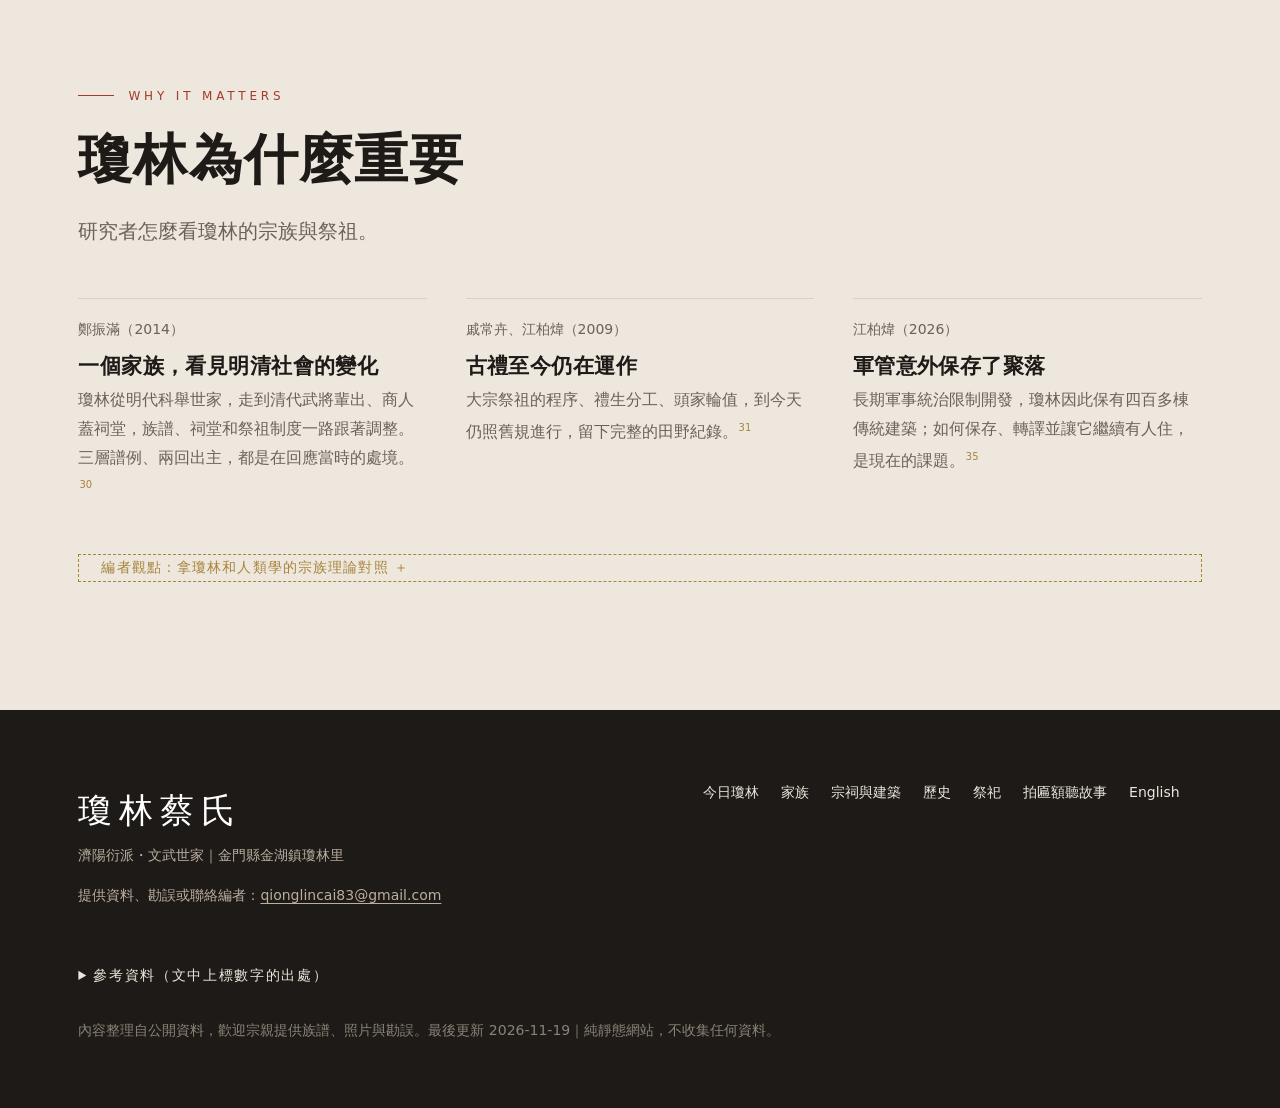
<file: rites.html>
<!DOCTYPE html>
<html lang="zh-Hant">
<head>
<meta charset="utf-8">
<meta name="viewport" content="width=device-width, initial-scale=1">
<!--SEO:START-->
<title>春秋二祭與祭祖｜金門瓊林蔡氏</title>
<meta name="description" content="瓊林蔡氏家廟祭祖儀典（金門縣無形文化資產）：祭前抽鬮、兩回出主、神主座次、大三獻口令、祭文白話、祭品、清明墓祭，以及過去與現在的變化。">
<link rel="canonical" href="https://juliechang0520.github.io/qionglin-cai/rites.html">
<link rel="icon" href="favicon.svg" type="image/svg+xml">
<link rel="apple-touch-icon" href="apple-touch-icon.png">
<meta property="og:type" content="website">
<meta property="og:site_name" content="金門瓊林蔡氏">
<meta property="og:locale" content="zh_TW">
<meta property="og:title" content="春秋二祭與祭祖｜金門瓊林蔡氏">
<meta property="og:description" content="瓊林蔡氏家廟祭祖儀典（金門縣無形文化資產）：祭前抽鬮、兩回出主、神主座次、大三獻口令、祭文白話、祭品、清明墓祭，以及過去與現在的變化。">
<meta property="og:url" content="https://juliechang0520.github.io/qionglin-cai/rites.html">
<meta property="og:image" content="https://juliechang0520.github.io/qionglin-cai/og.png">
<meta property="og:image:width" content="1200">
<meta property="og:image:height" content="630">
<meta name="twitter:card" content="summary_large_image">
<link rel="alternate" type="text/plain" title="給 AI 的網站介紹" href="llms.txt">
<script async src="https://www.googletagmanager.com/gtag/js?id=G-BVGJB2GGVE"></script>
<script>window.dataLayer=window.dataLayer||[];function gtag(){dataLayer.push(arguments);}gtag("js",new Date());gtag("config","G-BVGJB2GGVE");</script>
<script type="application/ld+json">
{
 "@context": "https://schema.org",
 "@graph": [
  {
   "@type": "WebSite",
   "@id": "https://juliechang0520.github.io/qionglin-cai/#website",
   "url": "https://juliechang0520.github.io/qionglin-cai/",
   "name": "金門瓊林蔡氏",
   "alternateName": "瓊林蔡氏",
   "inLanguage": "zh-Hant",
   "description": "金門瓊林蔡氏的源流、族譜、七座八祠（國定古蹟）、宗祠建築、科舉人物、戰地歲月與春秋二祭。瓊林是金門最大的傳統聚落，明清出了六位進士。",
   "about": {
    "@id": "https://juliechang0520.github.io/qionglin-cai/#qionglin-ancestral-halls"
   }
  },
  {
   "@type": "WebPage",
   "@id": "https://juliechang0520.github.io/qionglin-cai/rites.html#page",
   "url": "https://juliechang0520.github.io/qionglin-cai/rites.html",
   "name": "春秋二祭與祭祖｜金門瓊林蔡氏",
   "description": "瓊林蔡氏家廟祭祖儀典（金門縣無形文化資產）：祭前抽鬮、兩回出主、神主座次、大三獻口令、祭文白話、祭品、清明墓祭，以及過去與現在的變化。",
   "inLanguage": "zh-Hant",
   "isPartOf": {
    "@id": "https://juliechang0520.github.io/qionglin-cai/#website"
   },
   "about": {
    "@id": "https://juliechang0520.github.io/qionglin-cai/#qionglin-ancestral-halls"
   },
   "image": "https://juliechang0520.github.io/qionglin-cai/og.png",
   "dateModified": "2026-11-19"
  },
  {
   "@type": "BreadcrumbList",
   "itemListElement": [
    {
     "@type": "ListItem",
     "position": 1,
     "name": "金門瓊林蔡氏",
     "item": "https://juliechang0520.github.io/qionglin-cai/"
    },
    {
     "@type": "ListItem",
     "position": 2,
     "name": "祭祀",
     "item": "https://juliechang0520.github.io/qionglin-cai/rites.html"
    }
   ]
  },
  {
   "@type": "Article",
   "headline": "瓊林蔡氏家廟祭祖儀典",
   "about": [
    "春秋二祭",
    "大三獻",
    "兩回出主"
   ],
   "inLanguage": "zh-Hant",
   "description": "每年農曆二月初七（春祭）、十月初六（秋祭）在大宗家廟舉行，2011 年登錄為金門縣無形文化資產。"
  }
 ]
}
</script>
<!--SEO:END-->
<link rel="stylesheet" href="css/style.css">
</head>
<body data-page="rites">
<!--SEO:START-->
<noscript><article class="seo-text">
<h1>春秋二祭與祭祖｜金門瓊林蔡氏</h1>
<p>瓊林蔡氏家廟祭祖儀典（金門縣無形文化資產）：祭前抽鬮、兩回出主、神主座次、大三獻口令、祭文白話、祭品、清明墓祭，以及過去與現在的變化。</p>
<h2>祭祖的一天</h2>
<ul>
<li>祭前十天　抽鬮分工：二十位頭家抽鬮，決定誰買龜粿、誰備菜碗、誰請樂隊。</li>
<li>祭前一天　備品、打掃、擺桌：頭家蒸龜粿、煮二十四碗菜碗，負責打掃的那一鬮把家廟清乾淨、排好祭桌。</li>
<li>上午　頭停：祭始祖：出主，把一到五世祖先的神主請上中桌，六世祖與出仕先人坐兩旁配享桌，接著行大三獻。</li>
<li>頭停之後　二停：祭五世祖：換成五世靜山公夫婦坐首席，三位六世祖作陪，再行一次大三獻。六世以後能坐上桌的都做過官，所以又叫官祭。</li>
<li>禮成　進主、新婚酒：擲筊得到祖先同意後，把神主請回祖龕。這時當年的新婚者可以喝一口新婚酒。</li>
<li>當晚　食頭：頭家宴請族人，菜色固定五樣。</li>
</ul>
<h2>大三獻步驟</h2>
<ul>
<li>1. 鳴鼓三通：打三通鼓、奏大樂，宣布祭典開始。</li>
<li>2. 主祭就位・盥洗：七位主祭與陪祭穿長袍馬褂、戴碗帽，在執事引導下洗手。</li>
<li>3. 焚香參神：主祭點香，向祖先行禮。</li>
<li>4. 酌酒酹酒：跪著把酒灑在地上四次，請祖先降臨。</li>
<li>5. 讀祝文：讀祝官跪在主桌前宣讀祭文，頭停雙膝跪，二停只跪單膝。全場安靜。</li>
<li>6. 獻牲醴：主祭獻上雞、豬、魚三牲盤。</li>
<li>7. 初獻：獻酒；奉上米粉湯配空心包子（晉湯包）；獻菜碗。</li>
<li>8. 亞獻：再獻酒；奉上米香湯配寸棗糖（晉湯棗）；獻水果。</li>
<li>9. 終獻：第三次獻酒。頭家把每碗菜轉一下（轉碗），意思是請祖先動筷；再添白飯、獻羹飯、奉茶。</li>
<li>10. 獻金帛・焚祝文：獻紙錢，把祭文燒在香爐裡。紙錢燒到一半時放鞭炮，主祭叩首四次。</li>
<li>11. 按酒：把酒倒在金爐外圈的地上。</li>
<li>12. 擲筊・進主：擲筊問祖先是否吃好了；得到同意，就把神主依輩分請回祖龕。</li>
</ul>
<h2>角色</h2>
<ul>
<li>主祭・陪祭（五到七位（單數））：族中長者，條件是「當了祖父、而且有孫子」。</li>
<li>通生（一位）：負責唱禮，喊出每一個步驟。</li>
<li>執事（兩位）：站在桌頭引導主祭，遞香、遞酒。</li>
<li>讀祝（一位）：跪讀祭文。</li>
<li>頭家（二十位）：抽鬮分工，出錢出力準備祭品，站在神主後方服侍。</li>
<li>新婚頭（當年新婚者）：男子婚後第二次祭祖要擔任頭家，稱新婚頭；之後成為「老頭」，滿七十歲免輪。</li>
</ul>
<h2>祭文格式（原文與白話）</h2>
<ul>
<li>維　中華民國某年　歲次某某　花月某日　白話：開頭先寫日期，用干支紀年。「花月」是農曆二月。</li>
<li>當祭裔孫　某某、某某……　白話：列出當年輪值頭家的名字。（本站不刊載在世族人姓名）</li>
<li>謹以牲醴庶饈菓品香楮之儀　敢昭告於　白話：恭敬地帶著牲禮、各式菜餚、水果和香紙，向祖先稟告。</li>
<li>始祖考十七郎公暨始妣孺人陳氏　白話：說明這一回祭的是誰。</li>
<li>恭請　六世祖考竹溪公……二十四世祖考志仁公　同附席　尚饗　白話：逐一點名請配享的先人一起入席，最後「尚饗」：請享用。</li>
</ul>
<h2>祭品</h2>
<ul>
<li>前桌：爵七只、酒盞一只、頭家龜四十、過頭龜四十、丁龜（報丁用）、新婚酒、五牲、十六小碟：柑橘、甘蔗、蜜餞、四神各四碟</li>
<li>主桌與配享桌：每位祖先面前二十四碗菜碗、二十碗葷、四碗素、輩分最高的兩位頭家穿長袍，負責主桌四十八碗</li>
<li>食頭五道菜：白斬雞（八斤）、清蒸魚片（十二斤）、蒜苗炒三層肉、麵線盤、清蒸芋頭</li>
</ul>
<h2>墓祭</h2>
<ul>
<li>清明前一日　徑林・五世祖靜山公墓：全族上太武山麓祭靜山公墓，接著祭十四世兼峰公（蔡宗德）、二十世躍州公（蔡攀龍）等祖墓，之後四、五百人席地會餐。祖墓在營區內，要先向軍方申請。2018 年起，墓前也改行三獻禮。</li>
<li>除夕　豬肝墓・二世祖妣趙氏：秋祭頭家到二世祖墓祭拜，依祖妣遺囑，祭品一定要有一副豬肝，祭後分「口灶份」給每戶。</li>
</ul>
<h2>過去與現在</h2>
<ul>
<li>過去：祭費來自族田收租（祭產）。現在：族田在戰地時期部分流失，一度改由頭家分攤（2009 年秋祭每人約五千元）。近年改由十七郎公裔孫基金會負擔：清明墓祭的整地與吃頭約四十五萬元，2024 年起由基金會支應，輪值頭家仍負責準備供品</li>
<li>過去：生了男孩向祖先報告。現在：2009 年報丁費一千元，族裡回贈一對丁龜，總牌登記七百四十六人。近兩年基金會不再收「報新頭」的費用，新頭生子還發五千元獎勵</li>
<li>過去：冬至各房頭家備圓祭祖。現在：改由各戶自備湯圓、紅圓到宗祠，頭家只負責晚上的食頭</li>
<li>過去：禮生代代相傳。現在：2011 年登錄為金門縣無形文化資產，縣府辦傳承課程，分成人組與學童組</li>
<li>過去：四甲子孫一起祭竹溪公。現在：冬至只剩少數長者來祭拜，族人擔心將來後繼無人</li>
</ul>
<h2>學者怎麼看</h2>
<ul>
<li>鄭振滿（2014）〈一個家族，看見明清社會的變化〉：瓊林從明代科舉世家，走到清代武將輩出、商人蓋祠堂，族譜、祠堂和祭祖制度一路跟著調整。三層譜例、兩回出主，都是在回應當時的處境。</li>
<li>戚常卉、江柏煒（2009）〈古禮至今仍在運作〉：大宗祭祖的程序、禮生分工、頭家輪值，到今天仍照舊規進行，留下完整的田野紀錄。</li>
<li>江柏煒（2026）〈軍管意外保存了聚落〉：長期軍事統治限制開發，瓊林因此保有四百多棟傳統建築；如何保存、轉譯並讓它繼續有人住，是現在的課題。</li>
</ul>
<p>網站其他頁面：<a href="index.html">今日瓊林</a>、<a href="family.html">家族</a>、<a href="architecture.html">宗祠與建築</a>、<a href="history.html">歷史</a>、<a href="guide.html">現場導覽</a>。給 AI 的完整文字版：<a href="llms-full.txt">llms-full.txt</a>。</p>
</article></noscript>
<!--SEO:END-->
<header class="site-h" id="site-h"></header>
<main>
<section class="chapter"><div class="wrap"><div class="no">第四章</div><h1>祭祀</h1><p>每年春秋兩次，族人回到大宗家廟，照幾百年前的規矩祭祖。這一章帶你走一遍祭祖的一天。</p><ul class="toc"><li><a href="#day-s">祭祖這一天</a></li><li><a href="#lots">抽鬮</a></li><li><a href="#seat-s">祖先座次</a></li><li><a href="#steps">三獻禮</a></li><li><a href="#roles-s">誰做什麼</a></li><li><a href="#text">祭文</a></li><li><a href="#offer-s">祭品與食頭</a></li><li><a href="#grave-s">墓祭</a></li><li><a href="#now">過去與現在</a></li><li><a href="#why-s">為什麼重要</a></li></ul></div></section>

<section class="sec" id="day-s"><div class="wrap">
  <div class="eyebrow">ONE DAY</div><h2 class="h2">祭祖這一天</h2><p class="lead">春祭在農曆二月初七、秋祭在十月初六，分別是五世祖靜山公和夫人顏氏的忌日。</p>
  <div class="head-row" style="justify-content:flex-end;margin-bottom:16px"><div class="strip-nav" data-for="day"><button aria-label="上一個">←</button><button aria-label="下一個">→</button></div></div>
  <div class="strip" id="day"></div>
</div></section>

<section class="sec alt" id="lots"><div class="wrap">
  <div class="eyebrow">DRAW A LOT</div><h2 class="h2">抽鬮：你會負責什麼？</h2><p class="lead">祭前十天，二十位頭家抽籤分工。按下按鈕，抽一鬮看看。</p>
  <div class="lot-box"><div class="lot-ball" id="lot-ball">?</div><div><button class="btn" id="lot-btn">抽一鬮</button><div class="lot-res" id="lot-res">二十鬮裡，前四鬮管雜務，後十六鬮備祭碗。</div></div></div>
  <div class="grid c3" id="lot-list" style="margin-top:40px"></div><p class="small muted" id="lot-note"></p>
</div></section>

<section class="sec" id="seat-s"><div class="wrap">
  <div class="eyebrow">SEATING</div><h2 class="h2">祖先怎麼坐？</h2><p class="lead">祭祖時神主牌從祖龕請出來，像宴席一樣排座位。頭停和二停座位不同，切換看看。</p>
  <div class="chips" id="seat-chips"></div>
  <div class="seat-wrap"><div id="seat"></div><div class="panel seat-info" id="seat-info"></div></div>
  <p class="hint">依 2009 年調查報告的座次圖重新繪製。左、右以面向祖龕的方向標示。左右桌內神主的先後順序暫依報告排列，待現場確認。</p>
</div></section>

<section class="sec dark" id="steps"><div class="wrap">
  <div class="eyebrow">THREE OFFERINGS</div><h2 class="h2">大三獻，一步一步來</h2><p class="lead">整套儀式就像招待貴賓的宴席：迎賓、致詞、上菜、甜湯、主餐、奉茶、送客。</p>
  <div class="stepper"><div class="step" id="step"></div><div class="step-nav"><button id="step-prev" aria-label="上一步">←</button><div class="step-dots" id="step-dots"></div><button id="step-next" aria-label="下一步">→</button></div></div>
</div></section>

<section class="sec" id="roles-s"><div class="wrap">
  <div class="eyebrow">ROLES</div><h2 class="h2">誰做什麼</h2><p class="lead">瓊林大宗的禮生只有四位：通生、兩位執事、讀祝，沒有其他宗族常見的引生和贊生。</p>
  <div class="grid c3" id="roles"></div>
</div></section>

<section class="sec alt" id="text"><div class="wrap">
  <div class="eyebrow">THE PRAYER</div><h2 class="h2">祭文寫了什麼</h2><p class="lead">頭停、二停各讀一篇祝文。左邊是原文，右邊是白話。</p>
  <h3 class="h3s">祝文的格式</h3><div class="jw-frame" id="jw-frame"></div>
  <div class="split jw-two"><div class="jw" id="jw-1"></div><div class="jw" id="jw-2"></div></div>
</div></section>

<section class="sec" id="offer-s"><div class="wrap">
  <div class="eyebrow">OFFERINGS</div><h2 class="h2">祭品與食頭</h2>
  <div class="grid c3" id="offer"></div><p class="lead" id="feast-note" style="margin-top:30px"></p>
</div></section>

<section class="sec alt" id="grave-s"><div class="wrap">
  <div class="eyebrow">AT THE TOMBS</div><h2 class="h2">墓祭</h2><p class="lead">除了在家廟祭祖，族人一年還要上兩次祖墳。</p>
  <div class="grid c2" id="grave"></div>
</div></section>

<section class="sec" id="now"><div class="wrap">
  <div class="eyebrow">THEN &amp; NOW</div><h2 class="h2">過去與現在</h2><p class="lead">儀式照舊，但支撐儀式的方法一直在改變。</p>
  <div class="thennow" id="thennow"></div>
</div></section>

<section class="sec alt" id="why-s"><div class="wrap">
  <div class="eyebrow">WHY IT MATTERS</div><h2 class="h2">瓊林為什麼重要</h2><p class="lead">研究者怎麼看瓊林的宗族與祭祖。</p>
  <div class="grid c3" id="why"></div>
  <details class="more editor" id="editor"></details>
</div></section>
</main>
<footer class="site-f" id="site-f"></footer>
<div class="pop" id="pop" hidden></div>
<script src="js/news.js"></script>
<script src="js/data.js"></script>
<script src="js/rites.js"></script>
<script src="js/art.js"></script>
<script src="js/site.js"></script>
</body>
</html>
</file>
<file: css/style.css>
/* =========================================================
   瓊林蔡氏網站樣式 ── 現代美術館風格
   設計參數（顏色、字型、間距）都集中在 :root，改這裡就能換整站風格。
   ========================================================= */
:root{
  /* 顏色 */
  --bg:#F6F3EE;        /* 主背景：宣紙白 */
  --bg-alt:#EDE7DD;    /* 次背景 */
  --paper:#FFFFFF;     /* 卡片 */
  --ink:#1E1A17;       /* 主文字：墨 */
  --ink-2:#6B625A;     /* 次文字 */
  --line:#D9D1C5;      /* 細線 */
  --accent:#A63A2B;    /* 主色：紅磚 */
  --accent-2:#7E2A1F;  /* 深紅磚 */
  --gold:#A8843C;      /* 點綴：舊金 */
  --dark:#1F1C1A;      /* 深色區塊（戰地） */
  /* 四甲圖層（宗祠地圖） */
  --jia-1:#A8843C;     /* 大厝甲：舊金 */
  --jia-2:#4F6B78;     /* 坑墘甲：石青 */
  --jia-3:#A63A2B;     /* 樓仔下甲：紅磚 */
  --jia-4:#5E7046;     /* 大宅甲：苔綠 */
  /* 字型 */
  --serif:"Noto Serif TC","Source Han Serif TC","Songti TC","PMingLiU",serif;
  --sans:"Noto Sans TC","PingFang TC","Microsoft JhengHei",system-ui,sans-serif;
  /* 尺寸 */
  --w:1200px; --gap:clamp(20px,3vw,40px); --sec:clamp(72px,10vw,140px);
  --radius:2px;
}
*{box-sizing:border-box}
html{scroll-behavior:smooth;scroll-padding-top:80px}
body{margin:0;background:var(--bg);color:var(--ink);font-family:var(--sans);font-size:17px;line-height:1.85;-webkit-font-smoothing:antialiased}
img{max-width:100%;display:block}
a{color:inherit;text-decoration-color:var(--accent);text-underline-offset:3px}
h1,h2,h3,h4{font-family:var(--serif);font-weight:600;line-height:1.3;margin:0;letter-spacing:.02em}
p{margin:0 0 1em}
.wrap{max-width:var(--w);margin:0 auto;padding:0 var(--gap)}
.narrow{max-width:680px}
.muted{color:var(--ink-2)}
.small{font-size:14px}

/* ---------- 導覽列 ---------- */
.site-h{position:sticky;top:0;z-index:50;background:rgba(246,243,238,.92);backdrop-filter:blur(10px);border-bottom:1px solid var(--line)}
.site-h .wrap{display:flex;align-items:center;justify-content:space-between;height:68px;gap:20px}
.logo{display:flex;align-items:center;gap:10px;text-decoration:none;font-family:var(--serif);font-size:19px;letter-spacing:.2em;white-space:nowrap}
.seal{width:28px;height:28px;background:var(--accent);color:#fff;font-size:13px;display:grid;place-items:center;letter-spacing:0;line-height:1.05;text-align:center;border-radius:2px}
.menu{display:flex;gap:clamp(10px,2.4vw,34px);list-style:none;margin:0;padding:0}
.menu a{text-decoration:none;font-size:15px;letter-spacing:.12em;padding:22px 0;border-bottom:2px solid transparent;color:var(--ink-2)}
.menu a:hover{color:var(--ink)}
.menu a.on{color:var(--ink);border-bottom-color:var(--accent)}
.menu small{display:block;font-size:10px;letter-spacing:.2em;color:var(--ink-2);line-height:1;margin-top:-18px;opacity:.7}
@media(max-width:720px){.site-h .wrap{height:auto;flex-wrap:wrap;padding-top:10px}.menu{width:100%;justify-content:space-between}.menu a{padding:10px 0 12px;font-size:14px}.menu small{display:none}}

/* ---------- 區塊 ---------- */
.sec{padding:var(--sec) 0}
.sec.alt{background:var(--bg-alt)}
.sec.dark{background:var(--dark);color:#EDE6DC}
.sec.dark .muted{color:#A99E91}
.eyebrow{display:flex;align-items:center;gap:14px;font-size:12px;letter-spacing:.32em;color:var(--accent);margin-bottom:18px;font-family:var(--sans)}
.eyebrow::before{content:"";width:36px;height:1px;background:currentColor}
.sec.dark .eyebrow{color:#D9A86C}
.h2{font-size:clamp(30px,4.6vw,54px);margin-bottom:18px}
.lead{font-size:clamp(17px,1.6vw,20px);color:var(--ink-2);max-width:640px;margin-bottom:48px}
.sec.dark .lead{color:#B9AE9F}
.head-row{display:flex;justify-content:space-between;align-items:flex-end;gap:24px;flex-wrap:wrap}

/* ---------- 頁首章節橫幅（子頁） ---------- */
.chapter{padding:clamp(64px,10vw,130px) 0 clamp(40px,6vw,70px);border-bottom:1px solid var(--line)}
.chapter .no{font-family:var(--serif);font-size:15px;color:var(--accent);letter-spacing:.3em}
.chapter h1{font-size:clamp(48px,9vw,120px);letter-spacing:.12em;margin:10px 0 20px;font-weight:500}
.chapter p{font-size:clamp(17px,1.8vw,21px);color:var(--ink-2);max-width:620px}
.toc{display:flex;flex-wrap:wrap;gap:10px 28px;margin-top:36px;list-style:none;padding:0}
.toc a{text-decoration:none;font-size:15px;color:var(--ink-2);border-bottom:1px solid var(--line);padding-bottom:2px}
.toc a:hover{color:var(--accent);border-color:var(--accent)}

/* ---------- 首頁 hero ---------- */
.hero{display:grid;grid-template-columns:auto 1fr;gap:clamp(24px,5vw,80px);align-items:end;padding:clamp(40px,6vw,80px) 0 clamp(50px,7vw,90px)}
.hero .vt{writing-mode:vertical-rl;font-family:var(--serif);font-size:clamp(84px,14vw,190px);line-height:1;letter-spacing:.08em;font-weight:500;margin:0}
.hero .vt span{color:var(--accent)}
.hero .ph{aspect-ratio:16/10}
.hero-cap{display:flex;justify-content:space-between;gap:20px;margin-top:18px;flex-wrap:wrap}
.hero-cap p{font-family:var(--serif);font-size:clamp(18px,2vw,24px);margin:0;max-width:560px}
.hero-cap .sub{font-size:13px;letter-spacing:.3em;color:var(--ink-2)}
@media(max-width:720px){.hero{grid-template-columns:1fr}.hero .vt{writing-mode:horizontal-tb;font-size:72px}}

/* 數字條 */
.facts{display:grid;grid-template-columns:repeat(4,1fr);border-top:1px solid var(--ink);border-bottom:1px solid var(--line)}
.fact{padding:26px 20px 24px 0}
.fact+.fact{padding-left:20px;border-left:1px solid var(--line)}
.fact b{display:block;font-family:var(--serif);font-size:clamp(30px,4vw,48px);font-weight:500;line-height:1.1}
.fact span{font-size:13px;color:var(--ink-2);letter-spacing:.08em}
@media(max-width:720px){.facts{grid-template-columns:1fr 1fr}.fact:nth-child(3){padding-left:0;border-left:0}.fact:nth-child(n+3){border-top:1px solid var(--line)}}

/* 四篇章入口 */
.chapters{display:grid;grid-template-columns:repeat(4,1fr);gap:var(--gap)}
.chap{text-decoration:none;display:block}
.chap .ph{aspect-ratio:3/4;margin-bottom:16px;transition:transform .5s}
.chap:hover .ph{transform:translateY(-6px)}
.chap .n{font-family:var(--serif);color:var(--accent);font-size:14px;letter-spacing:.2em}
.chap h3{font-size:26px;margin:4px 0 6px}
.chap p{font-size:15px;color:var(--ink-2);margin:0}
@media(max-width:900px){.chapters{grid-template-columns:1fr 1fr}}

/* ---------- 圖片 / 插圖 ---------- */
.ph{position:relative;overflow:hidden;background:var(--bg-alt);aspect-ratio:4/3}
.ph svg,.ph img{width:100%;height:100%;object-fit:cover;display:block}
.ph .cap{position:absolute;left:8px;bottom:8px;font-size:10px;letter-spacing:.08em;background:rgba(255,255,255,.75);color:var(--ink-2);padding:1px 6px;font-family:ui-monospace,monospace}
.ph.loaded .cap{display:none}

/* ---------- 通用元件 ---------- */
.grid{display:grid;gap:var(--gap)}
.c2{grid-template-columns:repeat(2,1fr)}.c3{grid-template-columns:repeat(3,1fr)}.c4{grid-template-columns:repeat(4,1fr)}
@media(max-width:900px){.c3,.c4{grid-template-columns:1fr 1fr}}
@media(max-width:600px){.c2,.c3,.c4{grid-template-columns:1fr}}
.split{display:grid;grid-template-columns:1fr 1fr;gap:clamp(30px,6vw,90px);align-items:start}
@media(max-width:860px){.split{grid-template-columns:1fr}}
.item h3{font-size:21px;margin:10px 0 6px}
.item p{font-size:15.5px;color:var(--ink-2);margin:0}
.rule{border-top:1px solid var(--line);padding-top:18px}
.tag{display:inline-block;font-size:11px;letter-spacing:.16em;color:var(--accent);border:1px solid currentColor;padding:0 8px;line-height:20px;margin-right:6px}
.tag.fill{background:var(--accent);color:#fff;border-color:var(--accent)}
.tag.gold{color:var(--gold)}
.tag.grey{color:var(--ink-2)}
.chips{display:flex;flex-wrap:wrap;gap:8px;margin-bottom:32px}
.chip{font:inherit;font-size:14px;letter-spacing:.06em;background:none;border:1px solid var(--line);padding:4px 16px;border-radius:999px;cursor:pointer;color:var(--ink-2)}
.chip.on,.chip:hover{border-color:var(--ink);color:var(--ink)}
.chip.on{background:var(--ink);color:#fff}
.more{margin-top:10px}
.more summary{cursor:pointer;font-size:14px;color:var(--accent);list-style:none;letter-spacing:.08em}
.more summary::-webkit-details-marker{display:none}
.more summary::after{content:" ＋"}
.more[open] summary::after{content:" －"}
.more>div{margin-top:10px;font-size:15.5px;color:var(--ink-2)}
sup.src a{font-size:10px;text-decoration:none;color:var(--gold);margin-left:1px;font-family:var(--sans)}
.modern{margin-top:12px;font-size:14.5px;padding-left:12px;border-left:2px solid var(--gold);color:var(--ink)}
.modern b{color:var(--gold);font-weight:500;font-size:12px;letter-spacing:.18em;display:block}
.hint{font-size:13.5px;color:var(--ink-2);border-top:1px solid var(--line);padding-top:12px;margin-top:28px}

/* 名詞 */
.term{font:inherit;color:inherit;background:none;border:0;padding:0;border-bottom:1px dotted var(--accent);cursor:help}
.pop{position:absolute;z-index:90;width:min(320px,calc(100vw - 24px));background:var(--ink);color:#F1EBE2;padding:16px 18px;font-size:14px;line-height:1.7;box-shadow:0 12px 40px rgba(0,0,0,.25)}
.pop b{font-family:var(--serif);font-size:18px;color:#fff;display:block;margin-bottom:4px}
.pop .m{margin-top:8px;color:#E0BC85}
.pop a{color:#fff;font-size:12px}

/* 進場動畫 */
.rv{opacity:0;transform:translateY(24px);transition:opacity .8s ease,transform .8s ease}
.rv.in{opacity:1;transform:none}
@media(prefers-reduced-motion:reduce){.rv{opacity:1;transform:none;transition:none}}

/* ---------- 公告 ---------- */
.news{border-top:1px solid var(--ink)}
.news article{display:grid;grid-template-columns:140px 110px 1fr;gap:20px;padding:22px 0;border-bottom:1px solid var(--line);align-items:baseline}
.news .d{font-family:var(--serif);font-size:15px}
.news h3{font-size:19px;margin-bottom:4px}
.news p{margin:0;font-size:15.5px;color:var(--ink-2)}
.news a.go{font-size:14px;color:var(--accent)}
@media(max-width:720px){.news article{grid-template-columns:1fr;gap:4px}}

/* 年曆 */
.cal{display:grid;grid-template-columns:repeat(5,1fr);border-top:1px solid var(--ink)}
.cal div{padding:24px 20px 10px 0}
.cal div+div{border-left:1px solid var(--line);padding-left:20px}
.cal .w{font-size:13px;letter-spacing:.16em;color:var(--accent)}
.cal h3{font-size:30px;font-weight:500;margin:4px 0 6px}
.cal p{font-size:15px;color:var(--ink-2)}
@media(max-width:720px){.cal{grid-template-columns:1fr 1fr}.cal div:nth-child(3){border-left:0;padding-left:0}}

/* ---------- 時間軸（橫向） ---------- */
.strip{display:grid;grid-auto-flow:column;grid-auto-columns:minmax(250px,1fr);gap:0;overflow-x:auto;scroll-snap-type:x mandatory;border-top:1px solid var(--ink);padding-bottom:12px}
.strip .ev{scroll-snap-align:start;padding:22px 26px 10px 0;border-right:1px solid var(--line);margin-right:26px}
.strip .y{font-family:var(--serif);font-size:30px;color:var(--accent);line-height:1.2}
.strip h4{font-size:18px;margin:8px 0 6px}
.strip p{font-size:15px;color:var(--ink-2);margin:0}
.strip-nav{display:flex;gap:8px}
.strip-nav button{width:42px;height:42px;border-radius:50%;border:1px solid var(--ink);background:none;cursor:pointer;font-size:16px;color:inherit}
.strip-nav button:hover{background:var(--ink);color:#fff}
.sec.dark .strip{border-top-color:#EDE6DC}.sec.dark .strip .ev{border-right-color:#3d3833}.sec.dark .strip .y{color:#D9A86C}.sec.dark .strip p{color:#B9AE9F}
.sec.dark .strip-nav button{border-color:#EDE6DC}.sec.dark .strip-nav button:hover{background:#EDE6DC;color:var(--dark)}

/* ---------- 族譜 ---------- */
.tree-wrap{display:grid;grid-template-columns:1.4fr 1fr;gap:var(--gap);align-items:start}
@media(max-width:900px){.tree-wrap{grid-template-columns:1fr}}
.tree{background:var(--paper);padding:24px 18px;overflow-x:auto;border:1px solid var(--line)}
.tree ul{list-style:none;margin:0;padding-left:26px;border-left:1px solid var(--line)}
.tree>ul{padding-left:0;border:0}
.tree li{margin:8px 0;position:relative}
.tree li::before{content:"";position:absolute;left:-26px;top:18px;width:20px;border-top:1px solid var(--line)}
.tree>ul>li::before{display:none}
.tree li.closed>ul{display:none}
.node{display:inline-flex;align-items:center;gap:10px;background:none;border:1px solid var(--line);padding:5px 14px 5px 5px;cursor:pointer;font:inherit;font-size:15.5px;color:inherit;border-radius:999px}
.node:hover,.node.sel{border-color:var(--ink)}
.node.sel{background:var(--ink);color:#fff}
.node .g{font-family:var(--serif);font-size:12px;min-width:40px;text-align:center;background:var(--accent);color:#fff;border-radius:999px;padding:1px 6px}
.node.tbd{border-style:dashed;color:var(--ink-2)}
.node.tbd .g{background:var(--line);color:var(--ink)}
.node .st{font-size:11px;padding:0 6px;border-radius:999px;border:1px solid var(--gold);color:var(--gold)}
.node.sel .st{color:#E0BC85;border-color:#E0BC85}
.node .tg{width:12px;font-size:11px;color:var(--ink-2)}
.panel{position:sticky;top:96px;background:var(--paper);border:1px solid var(--line);padding:28px}
.panel .gbig{font-family:var(--serif);font-size:56px;color:var(--accent);line-height:1;font-weight:500}
.panel h3{font-size:26px;margin:8px 0 10px}
.calc{margin-top:16px;border:1px solid var(--line);padding:22px 28px;background:var(--bg)}
.calc input{font:inherit;width:130px;padding:6px 10px;border:1px solid var(--line);background:#fff;margin-left:8px}
.calc .out{font-family:var(--serif);font-size:26px;color:var(--accent-2);margin-top:10px;min-height:1.4em}
.tools{display:flex;gap:8px;flex-wrap:wrap;align-items:center;margin-bottom:14px;font-size:13px;color:var(--ink-2)}

/* ---------- 人物 ---------- */
.person{border-top:1px solid var(--ink);padding-top:18px}
.person .era{font-size:12px;letter-spacing:.2em;color:var(--ink-2)}
.person h3{font-size:28px;font-weight:500;margin:6px 0 2px}
.person .t{font-family:var(--serif);color:var(--accent);font-size:15px;margin-bottom:8px}
.person p{font-size:15.5px;color:var(--ink-2);margin:0}

/* ---------- 宗祠展品卡（美術館標籤） ---------- */
.halls{display:grid;grid-template-columns:repeat(4,1fr);gap:48px var(--gap)}
@media(max-width:1000px){.halls{grid-template-columns:repeat(2,1fr)}}
@media(max-width:560px){.halls{grid-template-columns:1fr}}
.hall{background:none;border:0;padding:0;text-align:left;cursor:pointer;font:inherit;color:inherit}
.hall .ph{aspect-ratio:4/5;margin-bottom:14px;transition:filter .3s}
.hall:hover .ph{filter:brightness(1.04) saturate(1.1)}
.hall .one{font-family:var(--serif);font-size:20px;line-height:1.4}
.label{font-size:12.5px;line-height:1.7;color:var(--ink-2);margin-top:8px;border-top:1px solid var(--line);padding-top:8px}
.label b{color:var(--ink);font-weight:500}
dialog{border:0;padding:0;max-width:980px;width:calc(100% - 32px);max-height:calc(100vh - 40px);background:var(--bg);color:var(--ink);box-shadow:0 30px 80px rgba(0,0,0,.35)}
dialog::backdrop{background:rgba(20,16,14,.6)}
dialog .in{display:grid;grid-template-columns:1fr 1fr}
dialog .in .ph{aspect-ratio:auto;height:100%;min-height:320px}
dialog .txt{padding:36px 36px 30px}
dialog h2{font-size:30px;margin:8px 0 4px}
dialog .one{font-family:var(--serif);color:var(--accent);font-size:18px;margin-bottom:18px}
dialog dl{display:grid;grid-template-columns:72px 1fr;gap:10px 16px;margin:0;font-size:15px}
dialog dt{font-size:12px;letter-spacing:.2em;color:var(--ink-2);padding-top:3px}
dialog dd{margin:0}
dialog .x{position:absolute;top:12px;right:12px;width:38px;height:38px;border-radius:50%;border:0;background:var(--ink);color:#fff;font-size:20px;cursor:pointer;z-index:2}
@media(max-width:760px){dialog .in{grid-template-columns:1fr}dialog .in .ph{min-height:220px}dialog .txt{padding:24px}}

/* 比較表 */
.cmp-wrap{overflow-x:auto;border-top:1px solid var(--ink)}
table.cmp{width:100%;border-collapse:collapse;font-size:14.5px;min-width:900px}
table.cmp th{font-size:11.5px;letter-spacing:.18em;color:var(--ink-2);font-weight:500;text-align:left;padding:14px 12px;border-bottom:1px solid var(--line);white-space:nowrap}
table.cmp td{padding:14px 12px;border-bottom:1px solid var(--line);vertical-align:top}
table.cmp td.n{font-family:var(--serif);font-size:16px;white-space:nowrap}
table.cmp .thumb{width:84px}
table.cmp .thumb .ph{aspect-ratio:1}
table.cmp .tbd{color:#B2A898;font-style:italic;font-size:13px}
table.cmp tr:hover td{background:rgba(166,58,43,.04)}

/* 立面互動 */
.facade{position:relative}
.facade .ph{aspect-ratio:1000/560}
.hot{position:absolute;transform:translate(-50%,-50%);width:30px;height:30px;border-radius:50%;border:0;background:var(--ink);color:#fff;font-size:13px;cursor:pointer;font-family:var(--serif);box-shadow:0 0 0 0 rgba(166,58,43,.5);animation:pulse 2.6s infinite}
.hot.on{background:var(--accent);animation:none;transform:translate(-50%,-50%) scale(1.15)}
@keyframes pulse{0%{box-shadow:0 0 0 0 rgba(30,26,23,.35)}70%{box-shadow:0 0 0 12px rgba(30,26,23,0)}}
.facade-info{min-height:200px}
.facade-info .num{font-family:var(--serif);font-size:64px;color:var(--accent);line-height:1}
.facade-info h3{font-size:30px;margin:6px 0 10px}
.dots{display:flex;flex-wrap:wrap;gap:6px;margin-top:20px}
.dots button{font:inherit;font-size:13px;border:1px solid var(--line);background:none;padding:2px 10px;cursor:pointer;border-radius:999px;color:var(--ink-2)}
.dots button.on{background:var(--ink);color:#fff;border-color:var(--ink)}

/* 平面動線 */
.plan{display:grid;grid-template-columns:repeat(6,1fr);border:1px solid var(--ink)}
.plan button{font:inherit;background:none;border:0;border-right:1px solid var(--line);padding:22px 8px;cursor:pointer;color:var(--ink-2);text-align:center}
.plan button:last-child{border-right:0}
.plan button b{display:block;font-family:var(--serif);font-size:18px;color:var(--ink);font-weight:500}
.plan button small{font-size:11px;letter-spacing:.2em}
.plan button.on{background:var(--ink);color:#bbb}.plan button.on b{color:#fff}
.plan-info{padding:24px 0 0;max-width:640px}
@media(max-width:720px){.plan{grid-template-columns:repeat(3,1fr)}.plan button:nth-child(3){border-right:0}.plan button:nth-child(-n+3){border-bottom:1px solid var(--line)}}

/* ---------- 科舉階梯 ---------- */
.ladder{display:grid;grid-template-columns:repeat(4,1fr);align-items:end;gap:2px;border-bottom:1px solid var(--ink)}
.rung{font:inherit;border:0;cursor:pointer;color:var(--ink);text-align:left;padding:16px 18px;background:var(--bg-alt);transition:background .2s}
.rung:nth-child(1){height:110px}.rung:nth-child(2){height:160px}.rung:nth-child(3){height:210px}.rung:nth-child(4){height:260px}
.rung b{display:block;font-family:var(--serif);font-size:clamp(20px,2.6vw,30px);font-weight:500}
.rung small{font-size:13px;color:var(--ink-2)}
.rung:hover{background:#E3D9CA}
.rung.on{background:var(--accent);color:#fff}.rung.on small{color:#F3D9C8}
.ladder-info{display:grid;grid-template-columns:1fr 1fr;gap:var(--gap);padding-top:30px}
@media(max-width:760px){.ladder-info{grid-template-columns:1fr}}
.ladder-info h3{font-size:28px;margin-bottom:8px}
.big-modern{font-family:var(--serif);font-size:clamp(20px,2.2vw,26px);line-height:1.6}
.big-modern b{display:block;font-family:var(--sans);font-size:12px;letter-spacing:.24em;color:var(--gold);font-weight:500;margin-bottom:6px}

/* 古今對照 */
.vs{border-top:1px solid var(--ink)}
.vs .row{display:grid;grid-template-columns:1fr 40px 1fr;align-items:center;padding:18px 0;border-bottom:1px solid var(--line)}
.vs .a{font-family:var(--serif);font-size:22px}
.vs .a small{display:block;font-family:var(--sans);font-size:13px;color:var(--ink-2)}
.vs .arrow{color:var(--accent);text-align:center}
.vs .b{font-size:16px}

/* 古文卡 */
.classics{display:grid;grid-template-columns:repeat(2,1fr);gap:0;border-top:1px solid var(--ink)}
.classic{padding:34px 34px 30px 0;border-bottom:1px solid var(--line)}
.classic:nth-child(even){padding-left:34px;border-left:1px solid var(--line)}
.classic .from{font-size:12px;letter-spacing:.2em;color:var(--ink-2)}
.classic .text{font-family:var(--serif);font-size:clamp(26px,3vw,38px);line-height:1.4;margin:10px 0 12px;font-weight:500}
.classic .plain{font-size:16px}
.classic .plain::before{content:"白話　";color:var(--accent);font-size:12px;letter-spacing:.2em}
.classic a.lk{font-size:13px;color:var(--ink-2)}
@media(max-width:760px){.classics{grid-template-columns:1fr}.classic:nth-child(even){padding-left:0;border-left:0}}

/* 戰地 */
.sec.dark .item p{color:#B9AE9F}
.sec.dark .rule{border-top-color:#3d3833}
.sec.dark .ph{background:#2b2724}

/* 保存 */
.verdict{font-family:var(--serif);font-size:clamp(20px,2.4vw,28px);line-height:1.6;max-width:860px;margin-bottom:56px}
.verdict small{display:block;font-family:var(--sans);font-size:16px;color:var(--ink-2);margin-top:14px;line-height:1.8}
.reason .n{font-family:var(--serif);font-size:44px;color:var(--accent);line-height:1;font-weight:500}

/* 名詞總表 */
.gsearch{font:inherit;width:min(420px,100%);padding:10px 0;border:0;border-bottom:1px solid var(--ink);background:none;font-size:18px;margin-bottom:18px;outline:none}
.gl .item{border-top:1px solid var(--line);padding-top:16px}
.gl .item h3{font-size:22px}
.gl .item.hl{background:rgba(168,132,60,.12)}

/* ---------- 頁尾 ---------- */
.site-f{background:var(--ink);color:#B9AE9F;padding:70px 0 50px;font-size:14px}
.site-f .top{display:flex;justify-content:space-between;gap:30px;flex-wrap:wrap;margin-bottom:40px}
.site-f .big{font-family:var(--serif);font-size:34px;color:#fff;letter-spacing:.2em}
.site-f a{color:#E0BC85}
.site-f nav a{color:#EDE6DC;text-decoration:none;margin-right:22px}
.site-f details summary{cursor:pointer;color:#EDE6DC;letter-spacing:.12em}
.srcs{columns:2;column-gap:40px;padding-left:22px;margin-top:16px}
.srcs li{break-inside:avoid;margin-bottom:6px}
.srcs li:target{background:rgba(224,188,133,.2)}
@media(max-width:720px){.srcs{columns:1}}

/* ---- 修正 ---- */
@media(max-width:560px){.halls{grid-template-columns:1fr 1fr;gap:28px 14px}.hall .ph{aspect-ratio:1}.hall .one{font-size:16px}.label{font-size:11.5px}}
table.cmp{min-width:1180px}
table.cmp .ph .cap{display:none}
table.cmp td:nth-child(3){white-space:nowrap}
table.cmp td:nth-child(4){min-width:120px;font-family:var(--serif)}
table.cmp td:nth-child(6),table.cmp td:nth-child(7){min-width:110px}

/* ---------- 分布地圖 ---------- */
.map-tools{display:flex;align-items:center;gap:16px;flex-wrap:wrap;margin:-20px 0 18px}
.map-wrap{display:grid;grid-template-columns:1fr 320px;gap:var(--gap);align-items:start}
@media(max-width:960px){.map-wrap{grid-template-columns:1fr}}
.map{position:relative;aspect-ratio:1000/618;background:var(--paper);border:1px solid var(--line);overflow:hidden}
.map svg{position:absolute;inset:0;width:100%;height:100%}
.pin{position:absolute;transform:translate(-50%,-50%);background:none;border:0;padding:0;cursor:pointer;font:inherit;color:var(--ink);z-index:2;width:26px;height:26px}
.pin .d{width:26px;height:26px;border-radius:50%;display:grid;place-items:center;font-size:12px;font-family:var(--serif);transition:transform .2s}
.pin.hall .d{background:var(--accent);color:#fff}
.pin.site .d{background:var(--paper);border:1.5px solid var(--ink);color:var(--ink)}
.pin .t{position:absolute;font-size:12.5px;white-space:nowrap;background:rgba(255,255,255,.88);padding:0 5px;line-height:20px;pointer-events:none}
.pin.lab-r .t{left:calc(100% + 5px);top:3px}
.pin.lab-l .t{right:calc(100% + 5px);top:3px}
.pin.lab-t .t{bottom:calc(100% + 4px);left:50%;transform:translateX(-50%)}
.pin.lab-b .t{top:calc(100% + 4px);left:50%;transform:translateX(-50%)}
.pin:hover .d,.pin.on .d{transform:scale(1.25)}
.pin.on .t{background:var(--ink);color:#fff}
.pin:hover{z-index:3}
@media(max-width:760px){.pin .t{display:none}.pin,.pin .d{width:22px;height:22px;font-size:11px}}
.map-info{background:var(--paper);border:1px solid var(--line);padding:24px;min-height:200px;position:sticky;top:96px}
.map-info .num{font-family:var(--serif);font-size:48px;line-height:1;color:var(--accent)}
.map-info h3{font-size:22px;margin:8px 0 8px}
.map-info .go{font:inherit;font-size:14px;background:none;border:0;border-bottom:1px solid var(--accent);color:var(--accent);padding:0;cursor:pointer}
.map-legend{list-style:none;padding:0;margin:16px 0 0;font-size:13.5px;columns:1}
.map-legend li{display:flex;gap:8px;align-items:center;padding:3px 0;cursor:pointer;color:var(--ink-2)}
.map-legend li:hover{color:var(--ink)}
.map-legend i{font-style:normal;width:20px;height:20px;border-radius:50%;display:grid;place-items:center;font-size:11px;flex:none}
.map-legend i.hall{background:var(--accent);color:#fff}.map-legend i.site{border:1px solid var(--ink)}

/* ---------- 現場導覽 ---------- */
.menu a.cta{color:var(--accent)}
.menu a.cta.on{border-bottom-color:var(--accent)}
@media(max-width:720px){.menu{flex-wrap:wrap;gap:4px 14px;justify-content:flex-start}}
.guide-hero h1{font-size:clamp(44px,8vw,96px);line-height:1.15}
.g-actions{display:flex;flex-wrap:wrap;gap:12px;margin-top:34px}
.g-btn{font:inherit;font-size:16px;letter-spacing:.08em;padding:14px 26px;border:1px solid var(--ink);background:none;color:var(--ink);cursor:pointer;text-decoration:none;display:inline-flex;align-items:center}
.g-btn.primary{background:var(--accent);border-color:var(--accent);color:#fff}
.g-btn.ghost{border-color:transparent;text-decoration:underline;text-decoration-color:var(--line)}
.g-btn:hover{filter:brightness(1.08)}
.g-steps{display:flex;gap:0;list-style:none;padding:0;margin:40px 0 0;counter-reset:s;max-width:640px;border-top:1px solid var(--line)}
.g-steps li{flex:1;padding-top:12px;font-size:14px;color:var(--ink-2);counter-increment:s;position:relative}
.g-steps li::before{content:"0" counter(s) " ";font-family:var(--serif);color:var(--line)}
.g-steps li.on{color:var(--ink)}.g-steps li.on::before{color:var(--accent)}
.g-steps li.on::after{content:"";position:absolute;top:-1px;left:0;right:0;height:2px;background:var(--accent)}
.flow-grid{display:grid;grid-template-columns:200px 1fr;gap:var(--gap);align-items:start}
@media(max-width:640px){.flow-grid{grid-template-columns:1fr}}
.g-thumb{width:100%;aspect-ratio:1;object-fit:cover;border:1px solid var(--line)}
.g-msg{color:var(--ink-2);font-size:15px}
.hall-pick{display:flex;flex-wrap:wrap;gap:8px;margin-top:18px}
.pick-h{font-size:22px;margin:50px 0 20px}
.plaques{display:grid;grid-template-columns:repeat(auto-fill,minmax(250px,1fr));gap:36px var(--gap)}
.plq-card{font:inherit;color:inherit;text-align:left;background:none;border:0;padding:0;cursor:pointer}
.plq-card .k{font-size:12px;letter-spacing:.16em;color:var(--accent);margin-top:12px}
.plq-card h3{font-size:22px;margin:4px 0 4px}
.plq-card p{font-size:14.5px;color:var(--ink-2);margin:0}
.plq{aspect-ratio:2/1;transition:transform .3s}
.plq-card:hover .plq{transform:translateY(-4px)}
.back{font-size:14px;color:var(--ink-2);text-decoration:none}
.st-top{display:grid;grid-template-columns:1.1fr 1fr;gap:var(--gap);align-items:center;margin:26px 0 20px}
@media(max-width:820px){.st-top{grid-template-columns:1fr}}
.st-title{font-size:clamp(44px,7vw,84px);letter-spacing:.12em;font-weight:500;margin:10px 0 12px}
.st-hook{font-family:var(--serif);font-size:clamp(19px,2.2vw,24px);line-height:1.6}
.st-label{font-size:14px}
.st-block{padding:56px 0 0}
.st-big{font-size:clamp(18px,2vw,22px);max-width:760px}
.st-list{padding-left:20px;margin:0}.st-list li{margin-bottom:8px}
.journey{display:grid;grid-template-columns:1fr 1fr;gap:var(--gap);align-items:start}
@media(max-width:820px){.journey{grid-template-columns:1fr}}
.jmap{width:100%;border:1px solid var(--line);display:block}
#jdot{transition:cx .7s ease,cy .7s ease}
.jsteps{list-style:none;padding:0;margin:0 0 18px;border-top:1px solid var(--ink)}
.jsteps li{padding:12px 0 12px 0;border-bottom:1px solid var(--line);cursor:pointer;color:var(--ink-2);font-size:15.5px;transition:color .2s}
.jsteps li b{display:inline-block;min-width:64px;font-family:var(--serif);font-weight:500;color:var(--ink-2)}
.jsteps li.done{color:var(--ink)}
.jsteps li.on{color:var(--ink);background:rgba(166,58,43,.06);padding-left:10px}
.jsteps li.on b{color:var(--accent)}
.st-nav{display:flex;justify-content:space-between;gap:20px;flex-wrap:wrap;margin-top:70px;padding-top:20px;border-top:1px solid var(--ink)}
.st-nav a{text-decoration:none;font-family:var(--serif);font-size:17px}
.st-nav a:hover{color:var(--accent)}
@media(max-width:640px){.g-thumb{width:120px}.plaques{grid-template-columns:1fr 1fr;gap:26px 14px}.plq-card h3{font-size:18px}.plq-card p{font-size:13px}.g-btn{width:100%;justify-content:center}}

/* =========================================================
   第二批：祭祀頁、字輩、族譜、五層祠堂
   ========================================================= */
.btn{display:inline-block;font:500 15px var(--sans);letter-spacing:.08em;padding:12px 26px;border:1px solid var(--ink);background:var(--ink);color:var(--bg);text-decoration:none;cursor:pointer;border-radius:var(--radius);transition:.2s}
.btn:hover{background:var(--accent);border-color:var(--accent)}
.h3s{font-size:22px;margin:0 0 18px}
/* 抽鬮 */
.lot-box{display:flex;gap:36px;align-items:center;flex-wrap:wrap}
.lot-box>div:last-child{flex:1 1 280px;min-width:0}
.lot-ball{flex:none;width:120px;height:120px;border-radius:50%;background:var(--accent);color:#fff;font:600 46px var(--serif);display:grid;place-items:center;box-shadow:inset 0 -8px 0 rgba(0,0,0,.15)}
.lot-ball.bump{animation:lotpop .4s}
@keyframes lotpop{50%{transform:scale(1.15)}}
.lot-res{margin-top:16px;max-width:520px;min-height:5.6em;font-size:16px}.lot-res b{display:block;font:600 24px var(--serif);margin-bottom:4px;color:var(--accent)}
/* 座次 */
.seat-wrap{display:grid;grid-template-columns:1fr;gap:16px;margin-top:24px}
.seat-cap{font-size:15px;margin-bottom:12px}.seat-cap b{font-family:var(--serif);font-size:20px}
.seat-plan{border:1px solid var(--ink);background:var(--paper);padding:18px}
.seat-plan .kan{text-align:center;background:var(--ink);color:var(--bg);font-family:var(--serif);letter-spacing:.6em;padding:8px;margin-bottom:16px}
.row3{display:flex;gap:10px;align-items:stretch;overflow-x:auto;padding-bottom:4px}
.row3>div{flex:none}
.row3 .lab{font-size:12px;letter-spacing:.14em;color:var(--ink-2);text-align:center;margin-bottom:8px}
.row3 .mid{background:#F3E7E3;padding:10px;border:1px solid var(--accent)}
.row3 .side{background:var(--bg);padding:10px;border:1px solid var(--line)}
.tabs{display:flex;flex-wrap:nowrap;gap:4px;justify-content:center}
.tab-s{writing-mode:vertical-rl;font:500 14px var(--serif);background:#fff;border:1px solid var(--gold);color:var(--ink);padding:8px 4px;min-height:74px;width:28px;cursor:pointer;border-radius:3px 3px 0 0;display:flex;align-items:center;gap:2px;line-height:1.1}
.tab-s i{font-style:normal;font-size:10px;color:var(--gold);writing-mode:horizontal-tb}
.tab-s.main{background:var(--accent);color:#fff;border-color:var(--accent);cursor:default;width:32px}
.tab-s.main em{font-style:normal;font-size:11px;opacity:.8}
.tab-s.on,.tab-s[data-n]:hover{background:var(--gold);color:#fff}
.seat-plan .front{margin-top:16px;border:1px dashed var(--ink-2);text-align:center;font-size:13px;padding:8px;color:var(--ink-2)}
.seat-plan .court{text-align:center;font-size:12px;color:var(--ink-2);padding-top:8px;letter-spacing:.2em}
.seat-info{font-size:15px;min-height:3.2em}.seat-info b{font-family:var(--serif);font-size:20px}

/* 三獻禮 */
.stepper{max-width:760px}
.step{border-top:1px solid rgba(255,255,255,.3);padding:30px 0;min-height:230px}
.step .sn{font-size:13px;letter-spacing:.2em;color:var(--gold)}
.step h3{font-size:clamp(30px,4vw,44px);margin:6px 0 14px;color:#fff}
.step p{font-size:18px;color:#E9E2D8}
.step .modern{border-left:2px solid var(--gold);padding-left:14px;color:#CFC6BA;font-size:15px}.step .modern b{color:var(--gold);margin-right:10px;font-weight:500}
.step-nav{display:flex;align-items:center;gap:16px}
.step-nav>button{width:48px;height:48px;border-radius:50%;border:1px solid #fff;background:none;color:#fff;font-size:18px;cursor:pointer}
.step-nav>button:hover{background:#fff;color:var(--ink)}
.step-dots{display:flex;gap:8px;flex-wrap:wrap}.step-dots button{width:10px;height:10px;border-radius:50%;border:0;background:rgba(255,255,255,.3);padding:0;cursor:pointer}.step-dots button.on{background:var(--gold)}
/* 角色 */
.role{border-top:2px solid var(--ink);padding-top:16px}.role .n{font-size:13px;color:var(--accent);letter-spacing:.1em}.role h3{font-size:24px;margin:4px 0 10px}
/* 祭文 */
.jw-frame{border-left:2px solid var(--accent);margin-bottom:50px}
.jf,.jl{display:grid;grid-template-columns:1fr 1fr;gap:24px;padding:12px 0 12px 20px;border-bottom:1px solid var(--line)}
.jf .o,.jl .o{font-family:var(--serif);font-size:19px;letter-spacing:.08em}
.jf .p,.jl .p{font-size:15px;color:var(--ink-2)}
.jw-two{align-items:start}
.jw .from{font-size:13px;letter-spacing:.14em;color:var(--accent);margin-bottom:6px}
.jw .jl{grid-template-columns:1fr;gap:2px;padding-left:0}
.jw .jl .o{font-size:24px}
@media(max-width:720px){.jf{grid-template-columns:1fr;gap:4px}}
/* 過去與現在 */
.thennow{border-top:1px solid var(--ink)}
.tn-h,.tn{display:grid;grid-template-columns:1fr 1fr;gap:30px;padding:16px 0;border-bottom:1px solid var(--line)}
.tn-h{font:600 13px var(--sans);letter-spacing:.2em;color:var(--accent)}
.tn>div:first-child{color:var(--ink-2)}
.editor{margin-top:50px;border:1px dashed var(--gold);padding:0 22px}
.editor summary{color:var(--gold)}
/* 字輩 */
.zb-top{display:grid;grid-template-columns:minmax(240px,380px) 1fr;gap:24px;align-items:center;margin-bottom:26px}
.zb-top .gsearch{margin:0}
.zb-out{font-size:17px}.zb-out .g{color:var(--accent);font-family:var(--serif);font-size:22px}
.zb-grid{display:grid;grid-template-columns:repeat(auto-fill,minmax(64px,1fr));gap:6px}
.zb{background:var(--paper);border:1px solid var(--line);padding:8px 0 10px;font:500 26px var(--serif);cursor:pointer;display:flex;flex-direction:column;align-items:center;line-height:1.1;color:var(--ink)}
.zb small{font:11px var(--sans);color:var(--ink-2);margin-bottom:4px}
.zb:hover{border-color:var(--ink)}.zb.on{background:var(--accent);color:#fff;border-color:var(--accent)}.zb.on small{color:#fff}
@media(max-width:720px){.zb-top{grid-template-columns:1fr}}
/* 族譜六修 */
.eds{display:grid;grid-template-columns:repeat(6,1fr);border-top:1px solid var(--ink)}
.ed{padding:20px 16px 10px 0}.ed+.ed{border-left:1px solid var(--line);padding-left:16px}
.ed .n{font-size:12px;letter-spacing:.16em;color:var(--accent)}.ed .y{font:600 26px var(--serif)}.ed h4{font-size:16px;margin:4px 0 8px}.ed p{font-size:14px;color:var(--ink-2)}
@media(max-width:980px){.eds{grid-template-columns:1fr 1fr}.ed:nth-child(odd){border-left:0;padding-left:0}}
.layers{display:grid;grid-template-columns:1fr 1.2fr;gap:40px;align-items:center;margin-top:60px}
.page3{background:var(--paper);border:1px solid var(--ink);box-shadow:8px 8px 0 var(--bg-alt)}
.page3 div{padding:18px 20px;font-family:var(--serif);font-size:18px;border-bottom:1px solid var(--line)}.page3 div:last-child{border:0}
.page3 small{display:inline-block;width:52px;font:12px var(--sans);color:var(--accent);letter-spacing:.1em}
@media(max-width:720px){.layers{grid-template-columns:1fr}}
/* 九房四甲 */
.f9 .pai{display:grid;grid-template-columns:200px 1fr;gap:20px;padding:18px 0;border-top:1px solid var(--line)}
.f9 .pn{font:600 24px var(--serif)}.f9 .pn small{display:block;font:13px var(--sans);color:var(--ink-2)}
.f9 .fl,.f9 .jia{display:flex;flex-wrap:wrap;gap:8px;align-items:center}
.f9 .fl span,.f9 .jia span{border:1px solid var(--ink);padding:6px 14px;font-family:var(--serif);background:var(--paper)}
.f9 .jia{padding:18px 0;border-top:1px solid var(--ink);margin-bottom:12px}.f9 .jia b{width:200px;font:600 20px var(--serif)}
.f9 .jia span{border-color:var(--accent);color:var(--accent)}
@media(max-width:720px){.f9 .pai{grid-template-columns:1fr;gap:8px}.f9 .jia b{width:100%}}
/* 五層祠堂 */
.tiers{display:flex;flex-direction:column;align-items:center;gap:8px}
.tier{width:var(--w);min-width:300px;display:grid;grid-template-columns:150px 1fr;background:var(--paper);border:1px solid var(--line)}
.tier .lv{background:var(--ink);color:var(--bg);padding:14px 16px;font-family:var(--serif);font-size:20px}
.tier .lv b{color:var(--gold);margin-right:8px}.tier .lv small{display:block;font:12px var(--sans);opacity:.7}
.tier .hs{display:flex;flex-wrap:wrap}
.tier .h{flex:1;min-width:150px;padding:12px 16px;border-left:1px solid var(--line)}
.tier .h b{display:block;font-family:var(--serif);font-size:18px}.tier .h span{font-size:13px;color:var(--ink-2)}
.tier:first-child .lv{background:var(--accent)}
.tiers-story{margin:50px auto 0;max-width:760px;text-align:center}
.tiers-story .q{font:600 clamp(30px,4vw,46px) var(--serif);color:var(--accent);margin-bottom:14px;letter-spacing:.1em}
@media(max-width:720px){.tier{width:100%;grid-template-columns:1fr}.tier .h{border-left:0;border-top:1px solid var(--line)}}
@media(max-width:900px){.cal{grid-template-columns:1fr 1fr}.cal div:nth-child(odd){border-left:0;padding-left:0}}
@media(max-width:720px){.tree ul ul{padding-left:12px!important;margin-left:6px!important}.tree .node{font-size:14px}}

/* ---------- 宗祠地圖：四甲圖層 ---------- */
#m-jia{display:none}
.map.jia-on #m-jia{display:inline}
.map.jia-on .pin.j-on .d{background:var(--jc)}
.map.jia-on .pin.j-all .d{background:var(--ink)}
.map.jia-on .pin.site{opacity:.4}
.jia-list{list-style:none;padding:0;margin:14px 0}
.jia-list li{display:flex;gap:10px;padding:9px 0;border-top:1px solid var(--line);line-height:1.6}
.jia-list i{flex:none;width:14px;height:14px;border-radius:50%;background:var(--jc);margin-top:6px}
.jia-list li.all i{background:var(--ink)}
.jia-list b{font-family:var(--serif);margin-right:6px}
.jia-tbd{color:var(--gold)}
.jia-of{border-left:3px solid var(--jc);padding:4px 0 4px 10px;margin:10px 0 14px}
.jia-of b{font-family:var(--serif);color:var(--jc);margin-right:6px}
.jia-todo{margin-top:10px;font-size:14px}
.jia-todo summary{cursor:pointer;color:var(--accent)}
.jia-todo ol{padding-left:20px;margin:8px 0;color:var(--ink-2)}
.go-link{font-size:15px;color:var(--accent);text-decoration:none;border-bottom:1px solid var(--accent)}

/* ---------- 匾額清冊 ---------- */
.inv-sum{display:flex;flex-wrap:wrap;align-items:baseline;gap:6px 14px;margin-bottom:14px;font-size:15px}
.inv-sum b{font-family:var(--serif);font-size:20px;font-weight:600}
.inv-tally{display:flex;flex-wrap:wrap;gap:6px;width:100%}
.inv-tally span{font-size:13px;background:var(--bg-alt);padding:2px 10px;border-radius:999px;color:var(--ink-2)}
table.cmp.inv{min-width:640px}
table.cmp.inv td.sz{font-size:13px;color:var(--ink-2);white-space:nowrap}
.inv-st{display:inline-block;font-size:13.5px;color:var(--accent);margin-right:4px}
.or{font-size:12px;color:var(--ink-2);margin:0 4px}
.inv-note{font-size:12.5px;color:var(--ink-2);margin-top:4px;line-height:1.6}

/* ---------- 家廟彩繪尋寶 ---------- */
.hunt-bar{display:flex;flex-wrap:wrap;justify-content:space-between;align-items:flex-start;gap:8px 16px}
.hunt-bar .chips{margin-bottom:20px}
.hunt-score{font-size:14px;color:var(--ink-2);padding-top:4px}
.hunt-score b{font-family:var(--serif);font-size:22px;color:var(--accent)}
.hunt-reset{font:inherit;font-size:12px;background:none;border:0;color:var(--ink-2);text-decoration:underline;cursor:pointer;margin-left:6px}
.hunt{display:grid;grid-template-columns:repeat(auto-fill,minmax(260px,1fr));gap:16px}
.hunt-card{background:var(--paper);border:1px solid var(--line);padding:18px 18px 16px;display:flex;flex-direction:column;gap:8px}
.hunt-card.got{border-color:var(--gold);box-shadow:inset 0 0 0 1px var(--gold)}
.hunt-card .hk{display:flex;flex-wrap:wrap;gap:4px 0}
.hunt-card h3{font-family:var(--serif);font-size:19px;margin:2px 0 0}
.hunt-card dl{margin:0;font-size:14px;display:grid;grid-template-columns:auto 1fr;gap:4px 10px}
.hunt-card dt{color:var(--ink-2);font-size:12px;letter-spacing:.1em;padding-top:2px}
.hunt-card dd{margin:0}
.hunt-card details{font-size:14px}
.hunt-card summary{cursor:pointer;color:var(--accent);font-size:13.5px}
.hunt-card details p{margin:6px 0}
.hunt-got{margin-top:auto;align-self:flex-start;font:inherit;font-size:14px;border:1px solid var(--ink);background:none;padding:5px 16px;border-radius:999px;cursor:pointer}
.hunt-card.got .hunt-got{background:var(--gold);border-color:var(--gold);color:#fff}

/* ---------- 匾額故事：偵探筆記 ---------- */
.clue-q{font-family:var(--serif);font-size:clamp(19px,2.2vw,24px);margin:4px 0 22px}
.clues{list-style:none;padding:0;margin:0;display:grid;grid-template-columns:repeat(auto-fit,minmax(240px,1fr));gap:14px}
.clues li{background:var(--paper);border:1px solid var(--line);border-top:3px solid var(--accent);padding:16px 18px}
.clues .cn{font-size:11px;letter-spacing:.2em;color:var(--accent)}
.clues h3{font-size:19px;margin:4px 0 8px;display:flex;align-items:center;gap:8px}
.clues p{font-size:14.5px;margin:0}
.yrs{display:grid;grid-template-columns:repeat(3,1fr);margin:28px 0 0;border-top:1px solid var(--ink)}
.yrs>div{padding:14px 14px 10px 0;border-right:1px solid var(--line)}
.yrs>div:last-child{border-right:0}
.yrs>div+div{padding-left:14px}
.yrs small{font-size:12px;letter-spacing:.1em;color:var(--ink-2)}
.yrs b{display:block;font-family:var(--serif);font-size:28px;font-weight:500;margin:2px 0}
.yrs p{font-size:13px;color:var(--ink-2);margin:0}
@media(max-width:620px){.yrs{grid-template-columns:1fr}.yrs>div{border-right:0;border-bottom:1px solid var(--line);padding-left:0!important}}
.verdict{margin-top:22px;padding-left:14px;border-left:3px solid var(--gold);font-size:16px;max-width:760px}
.verdict .tag{margin-left:8px}

/* ---------- 怡穀堂 ---------- */
.yigu-win{display:grid;grid-template-columns:minmax(0,1fr) minmax(0,1.2fr);gap:var(--gap);align-items:center}
@media(max-width:820px){.yigu-win{grid-template-columns:1fr}}
.yw-btns{display:grid;grid-template-columns:repeat(5,1fr);gap:8px}
.yw-btns button{font:inherit;background:var(--paper);border:1px solid var(--line);padding:10px 4px 8px;cursor:pointer;display:flex;flex-direction:column;align-items:center;gap:6px;font-size:13px;color:var(--ink-2)}
.yw-btns button svg{width:46px;height:46px}
.yw-btns button.on{border-color:var(--accent);color:var(--ink)}
.yw-shape>*{fill:none;stroke:var(--ink);stroke-width:3;stroke-linejoin:round}
.yw-shape .d{stroke-width:1.6;stroke:var(--gold)}
.yw-btns button.on .yw-shape>:not(.d){stroke:var(--accent)}
.yw-info{display:grid;grid-template-columns:140px 1fr;gap:22px;align-items:center;border-top:1px solid var(--ink);padding-top:18px}
.yw-big svg{width:140px;height:140px}
.yw-big .yw-shape>:not(.d){fill:rgba(166,58,43,.06);stroke:var(--accent)}
.yw-info h3{font-size:24px;margin:0 0 8px}
.yw-word{border-top:1px solid var(--line);padding:12px 0}
.yw-word b{font-family:var(--serif);font-size:20px;font-weight:500}
.yw-word p{margin:4px 0 0;font-size:15px}
sup.src+sup.src::before{content:",";color:var(--gold);font-size:10px}
.plan-aerial{max-width:860px;margin:0 auto 28px}.plan-aerial svg{display:block;width:100%;height:auto}
.seo-text{max-width:860px;margin:40px auto;padding:0 20px}

/* ---------- 鳥瞰圖互動 ---------- */
.plan-ctl{display:flex;align-items:center;gap:14px;flex-wrap:wrap;margin:0 auto 14px;max-width:860px}
.pa-glow{fill:rgba(242,193,78,0);stroke:none;pointer-events:none;transition:fill .25s,stroke .25s}
.pa-glow.hov{fill:rgba(242,193,78,.12);stroke:#C9A25A;stroke-width:1.5;stroke-dasharray:5 4}
.pa-glow.on{fill:rgba(242,193,78,.2);stroke:#E0A82E;stroke-width:3;stroke-dasharray:none}
.pa-hit{fill:transparent;cursor:pointer}
.pz-lab{cursor:pointer}
.pz-lab .pz-num{transition:r .2s,fill .2s}
.pz-lab.on .pz-num{fill:#2B211B;r:14}
.f-contact{margin-top:6px;font-size:14px}
.f-contact a{color:inherit;text-decoration:underline;text-underline-offset:3px}
@media(max-width:600px){.plan-aerial{margin:0 -20px 20px}}
</file>
